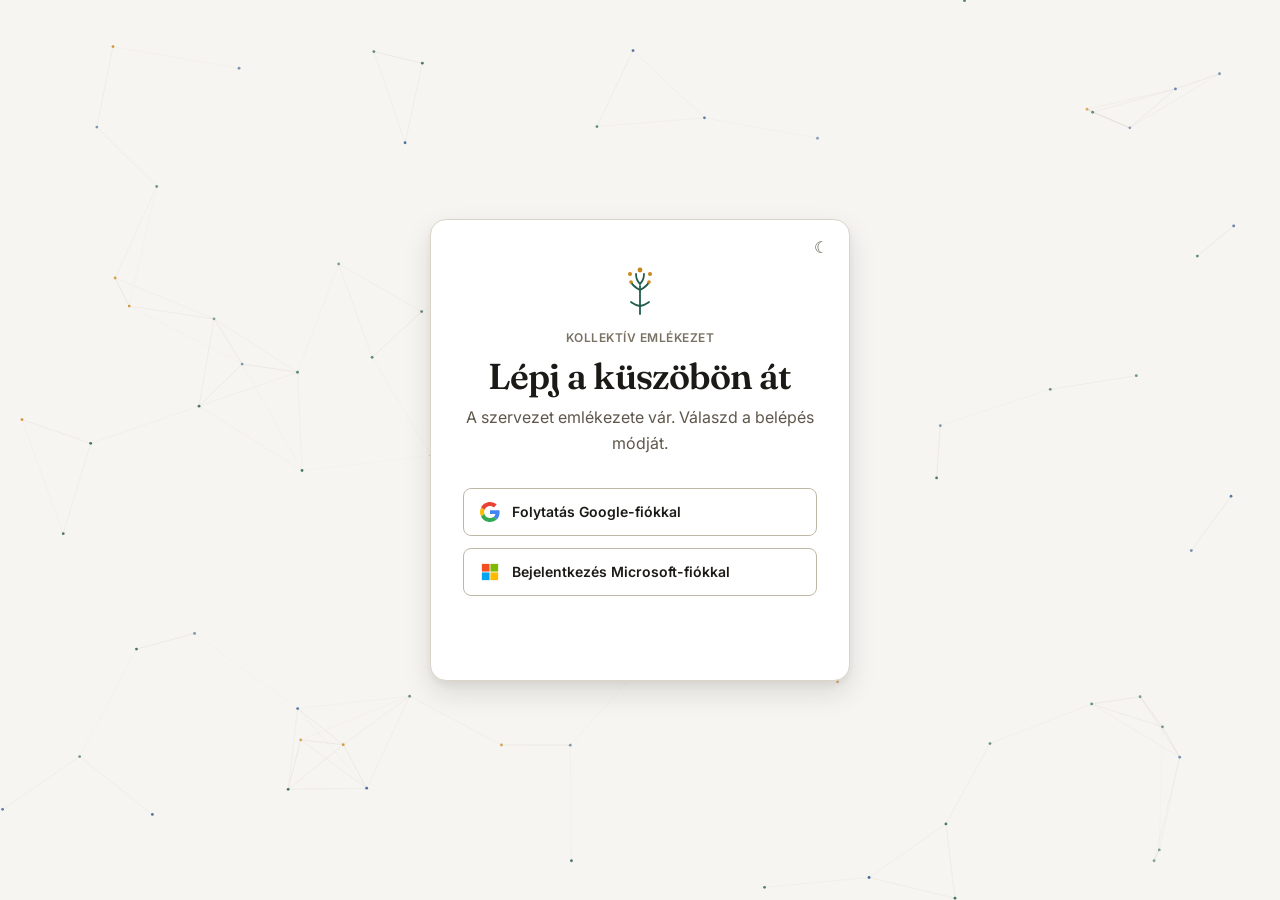
<file: Prototypes/tudasbazis-prototype/index.html>
<!DOCTYPE html>
<html lang="hu">
<head>
  <meta charset="UTF-8">
  <meta name="viewport" content="width=device-width, initial-scale=1.0">
  <title>Táltos — Tudástár · PROTOTÍPUS</title>

  <!-- Téma-bootstrap a CSS betöltése ELŐTT, hogy ne villanjon (FOUC) -->
  <script>
    document.documentElement.dataset.theme =
      localStorage.getItem('tb-theme') ||
      (matchMedia('(prefers-color-scheme: dark)').matches ? 'dark' : 'light');
  </script>

  <link rel="preconnect" href="https://fonts.googleapis.com">
  <link rel="preconnect" href="https://fonts.gstatic.com" crossorigin>
  <!-- Táltos betűkészlet: Fraunces (display) · Inter (törzs/UI) · JetBrains Mono (adat) -->
  <link rel="stylesheet" href="https://fonts.googleapis.com/css2?family=Fraunces:opsz,wght@9..144,400;9..144,500;9..144,600;9..144,700&family=Inter:wght@400;500;600;700&family=JetBrains+Mono:wght@400;500;600&display=swap">

  <link rel="stylesheet" href="tokens.css">
  <link rel="stylesheet" href="styles.css">
  <link rel="stylesheet" href="login/login.css">
  <link rel="stylesheet" href="home/home.css">
</head>
<body>
  <!-- PROTOTÍPUS: eldobható kód. Egyetlen leegyszerűsített HTML+JS+CSS mock a
       tudasbazis-architektura-dontesi-naplo.md specifikáció alapján.
       Minden adat memóriában él (dummy), újratöltéskor visszaáll a seed.
       Design system: Táltos (taltos-design-system.md) — a korábbi Cobalt eldobva. -->

  <div id="app"></div>
  <div id="modal-root"></div>
  <div id="toast-root"></div>

  <!-- Seed: a generátornak a data.js ELŐTT kell betöltődnie -->
  <script src="seedGenerator.js"></script>
  <script src="data.js"></script>

  <!-- Bejelentkező modulok -->
  <script src="login/login.config.js"></script>
  <script src="login/authMachine.js"></script>
  <script src="login/constellation.js"></script>
  <script src="login/loginView.js"></script>

  <!-- Kezdőoldal („Élő Atlasz") modulok — függőségi sorrendben -->
  <script src="home/graphModel.js"></script>
  <script src="home/atlasRenderer.js"></script>
  <script src="home/selectionStore.js"></script>
  <script src="home/atlasMachine.js"></script>
  <script src="home/resultsList.js"></script>
  <script src="home/atlasView.js"></script>

  <script src="app.js"></script>
</body>
</html>
</file>
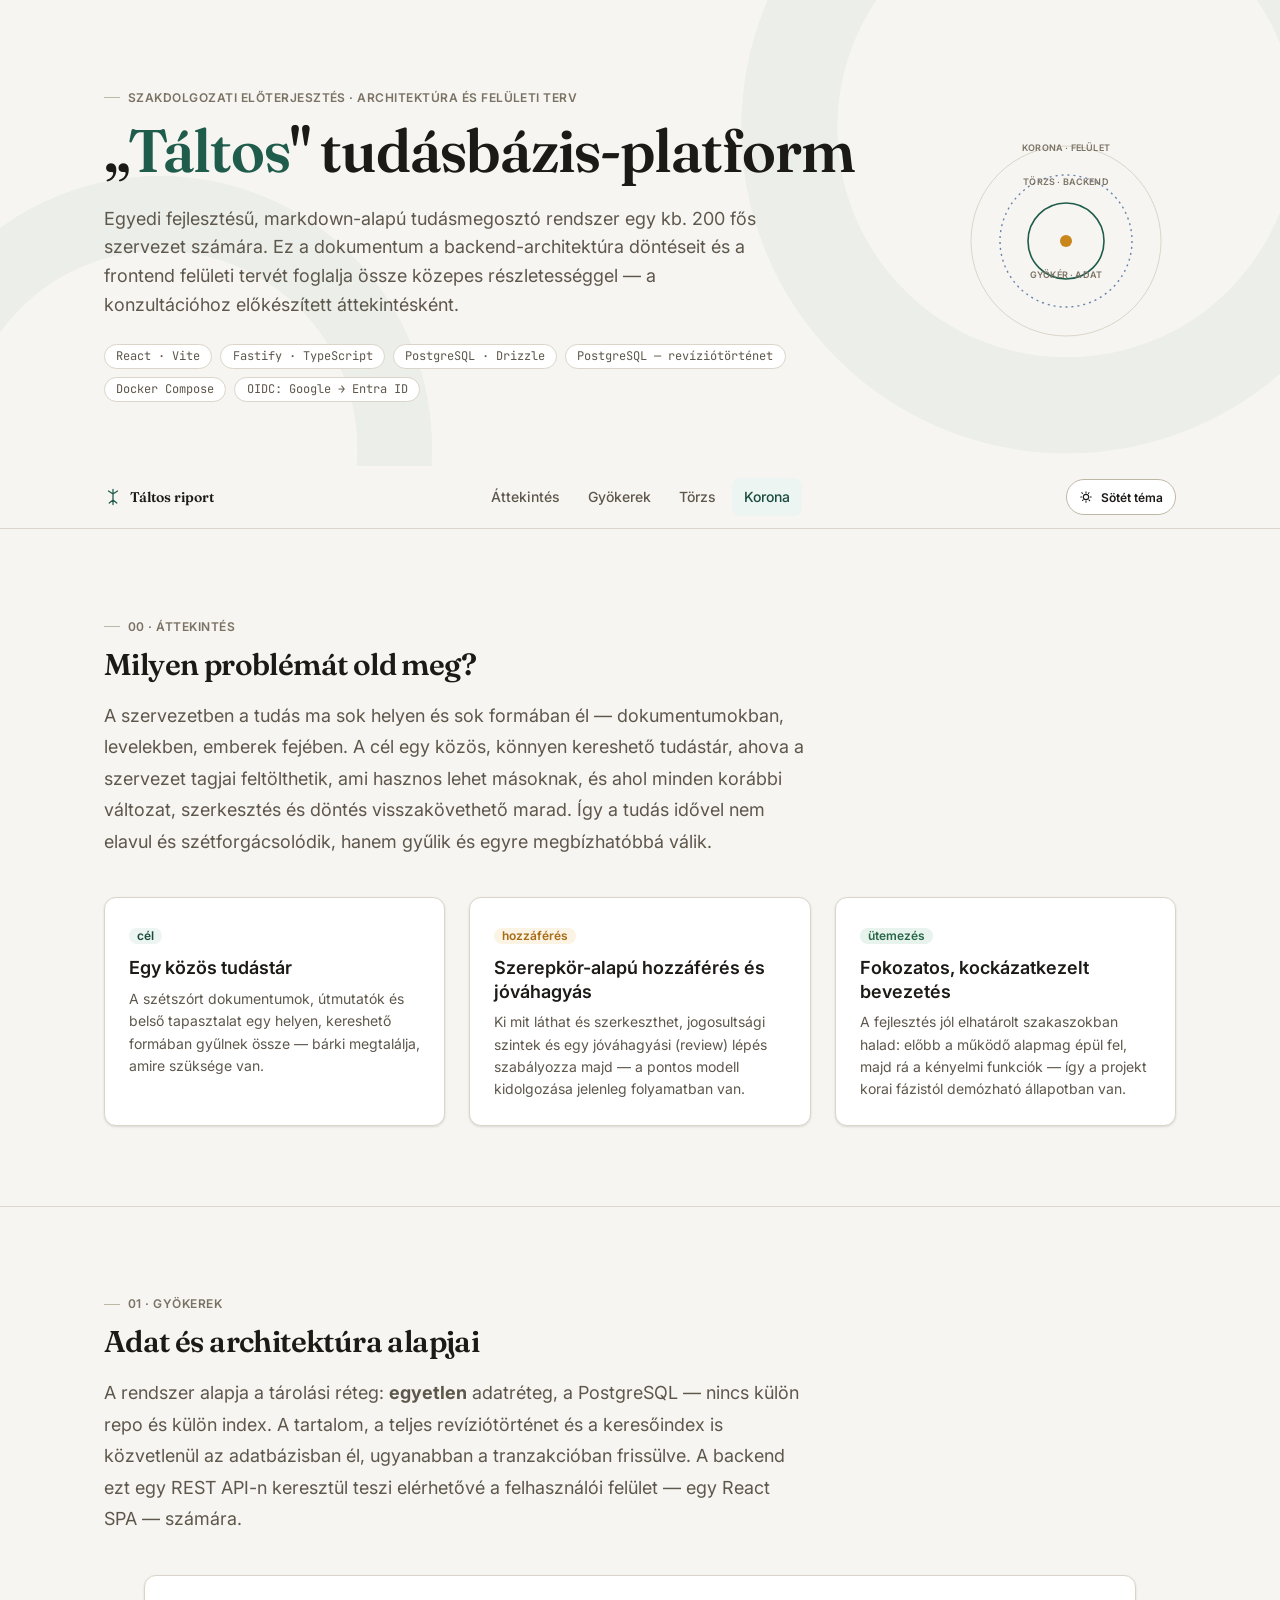
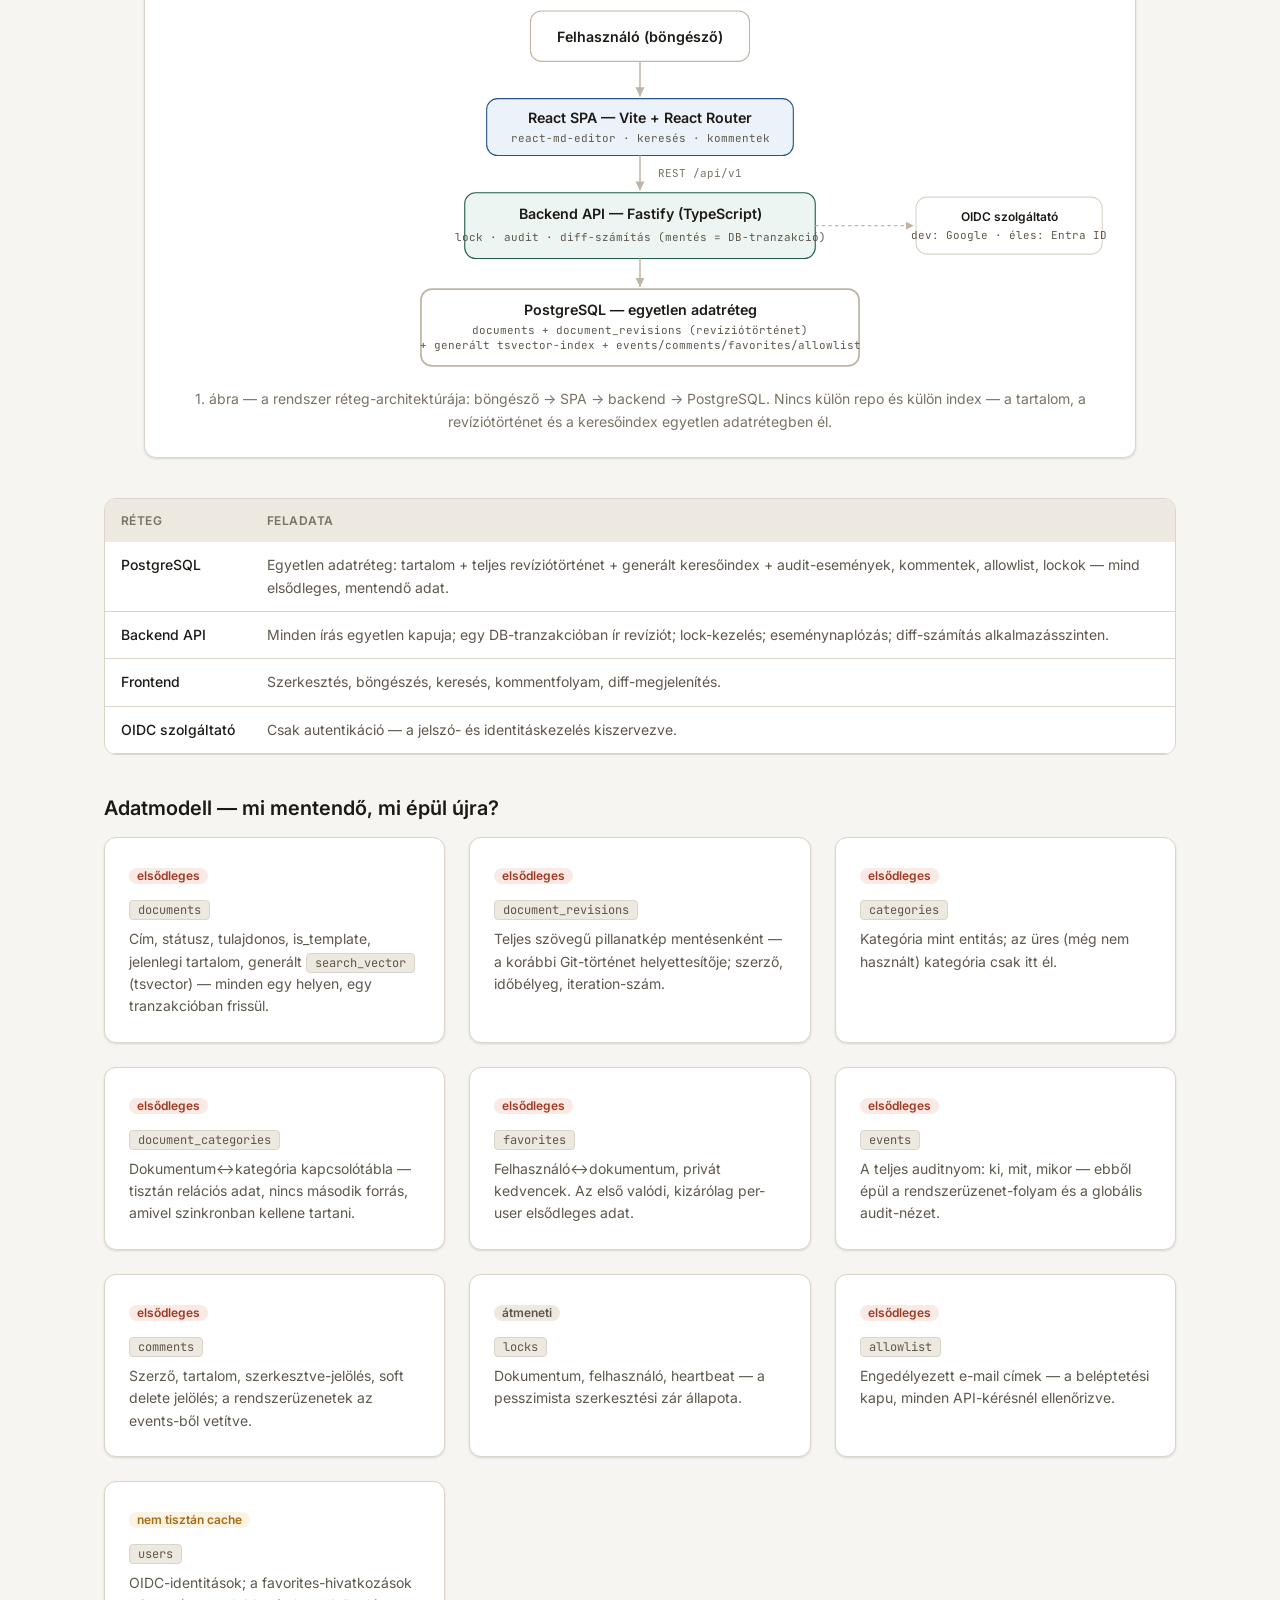
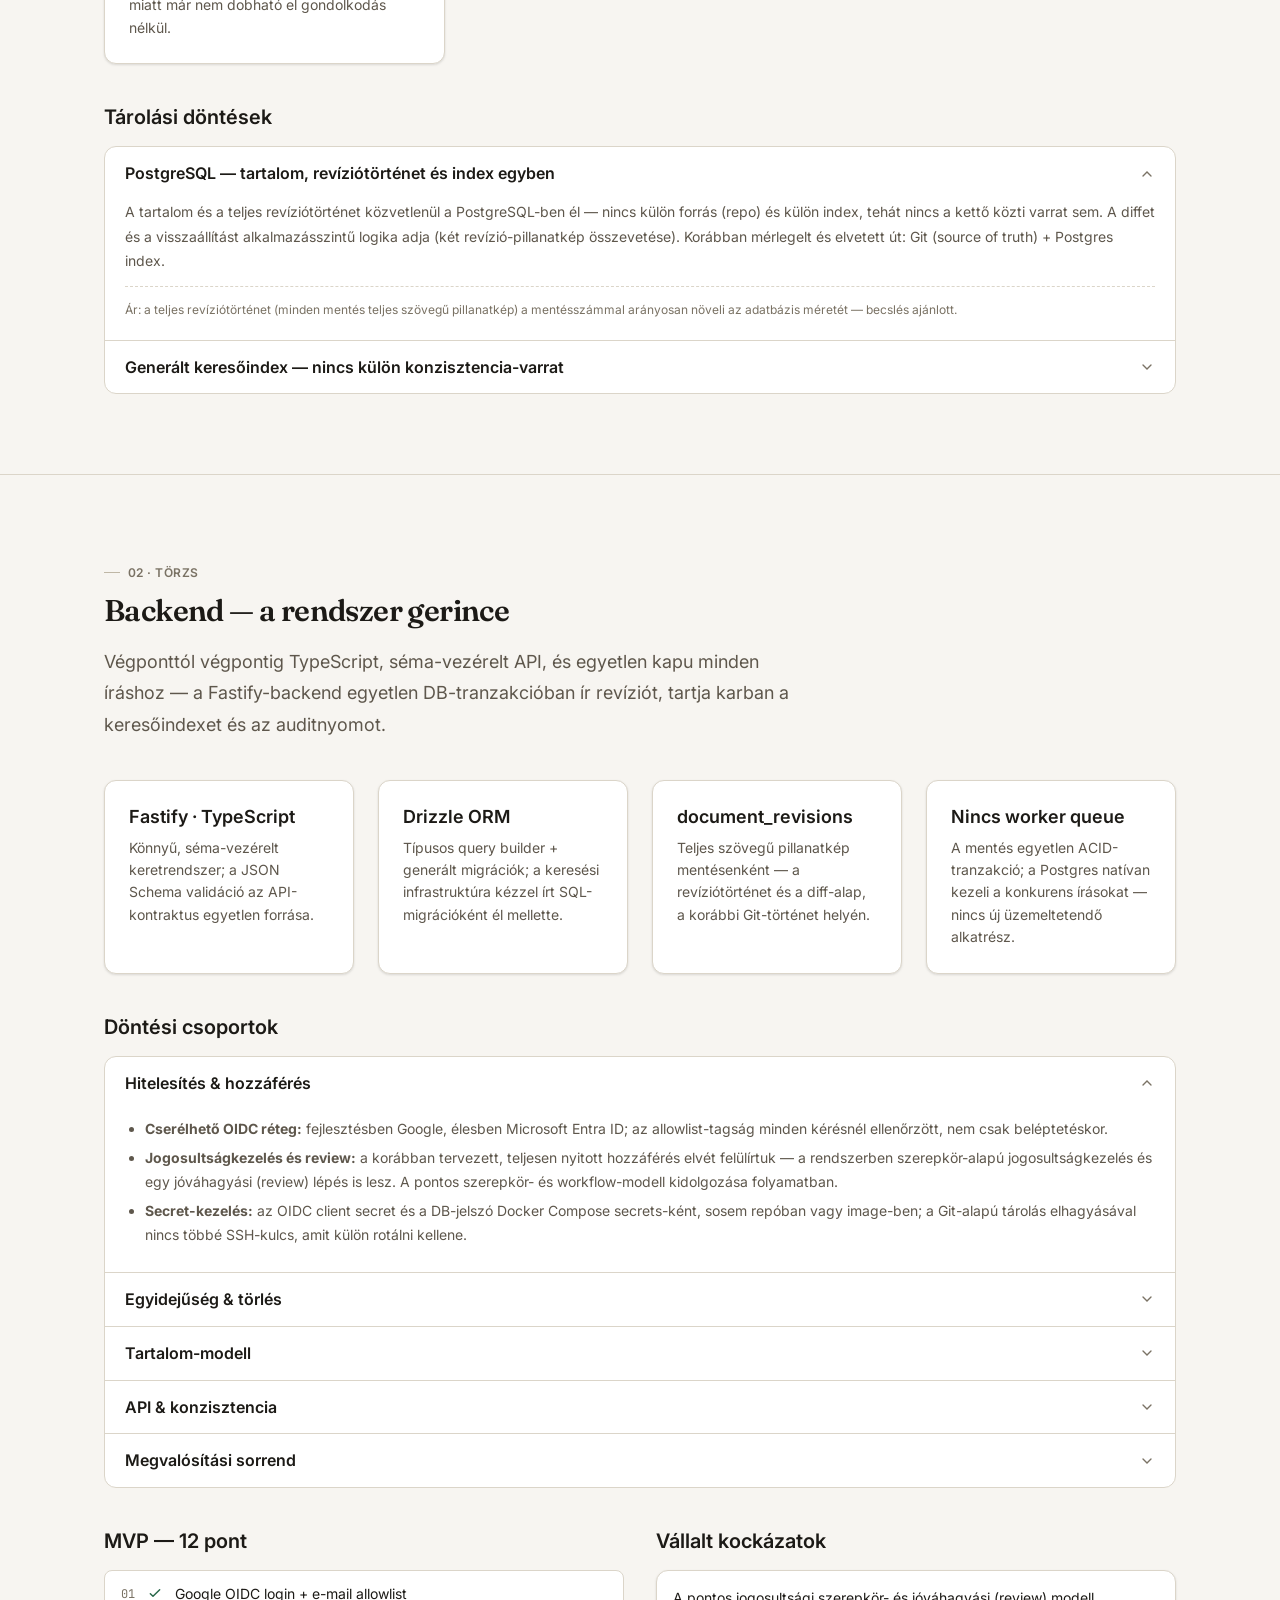
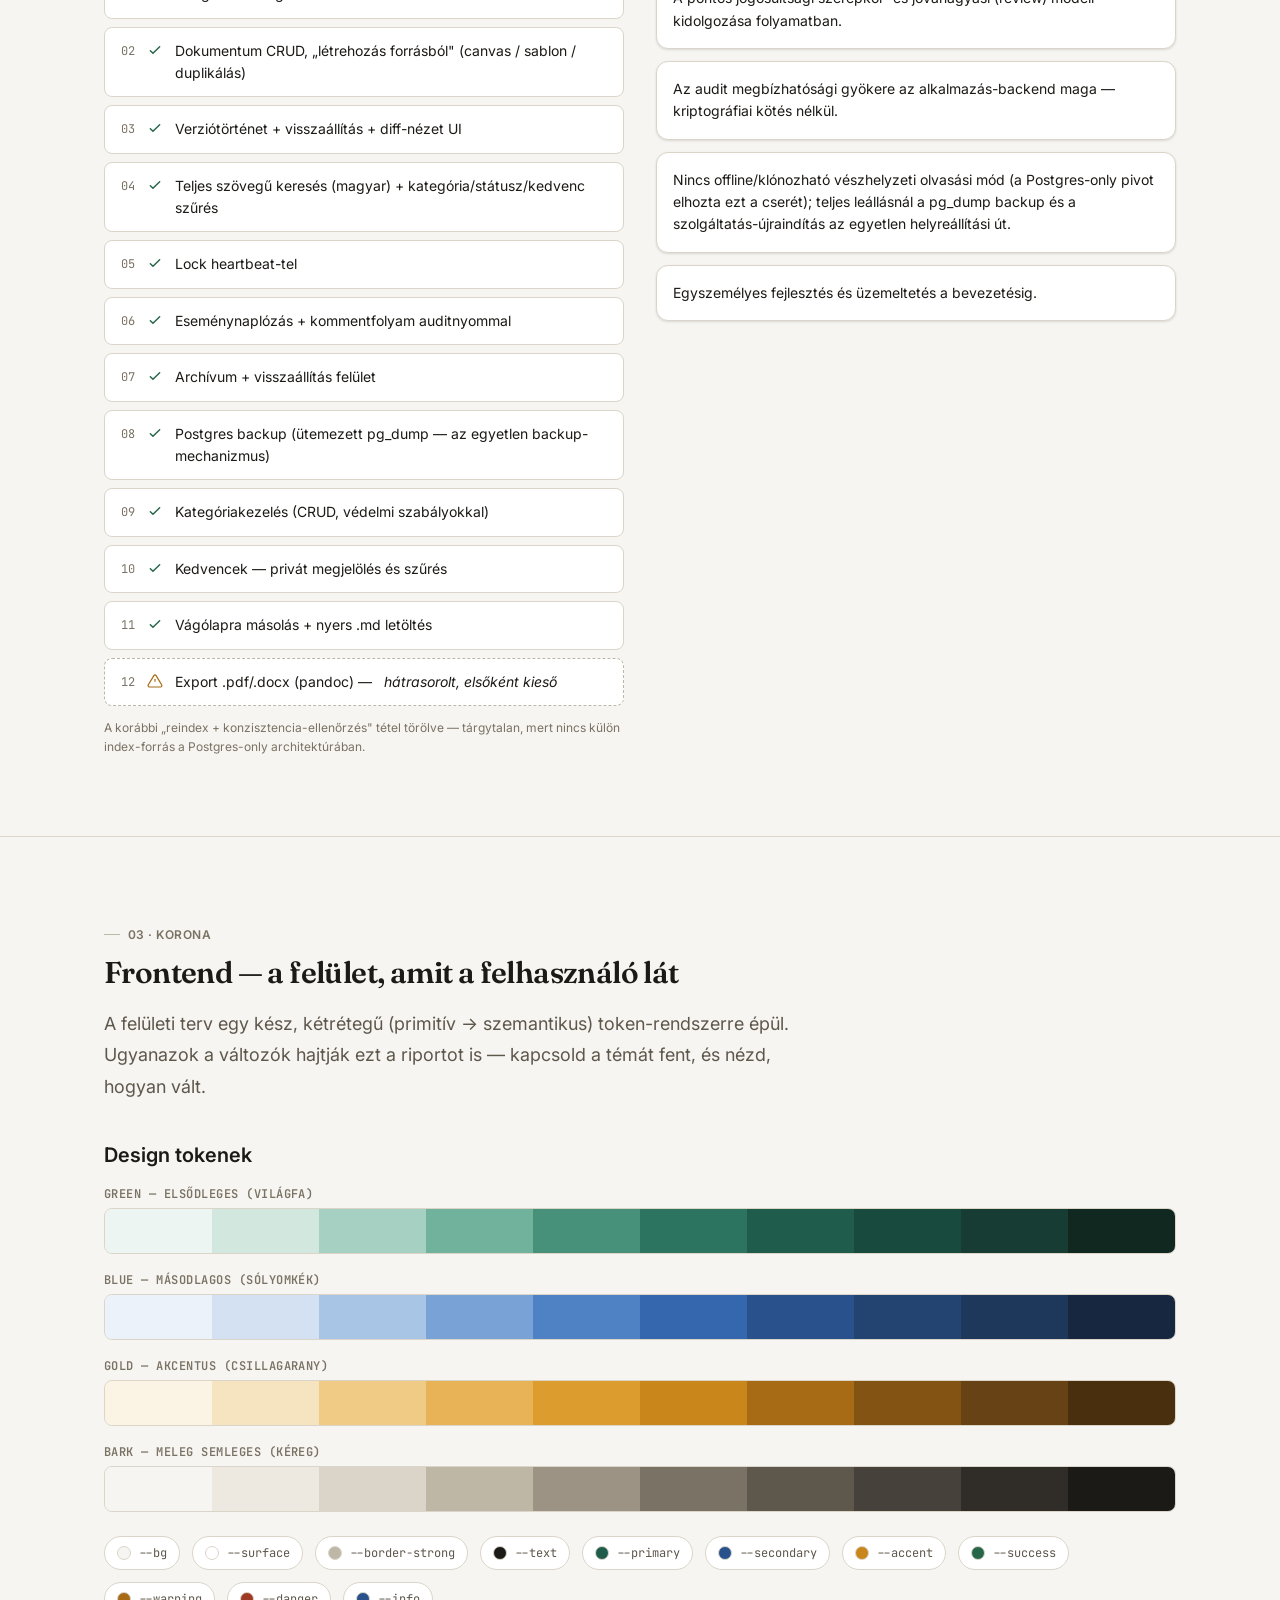
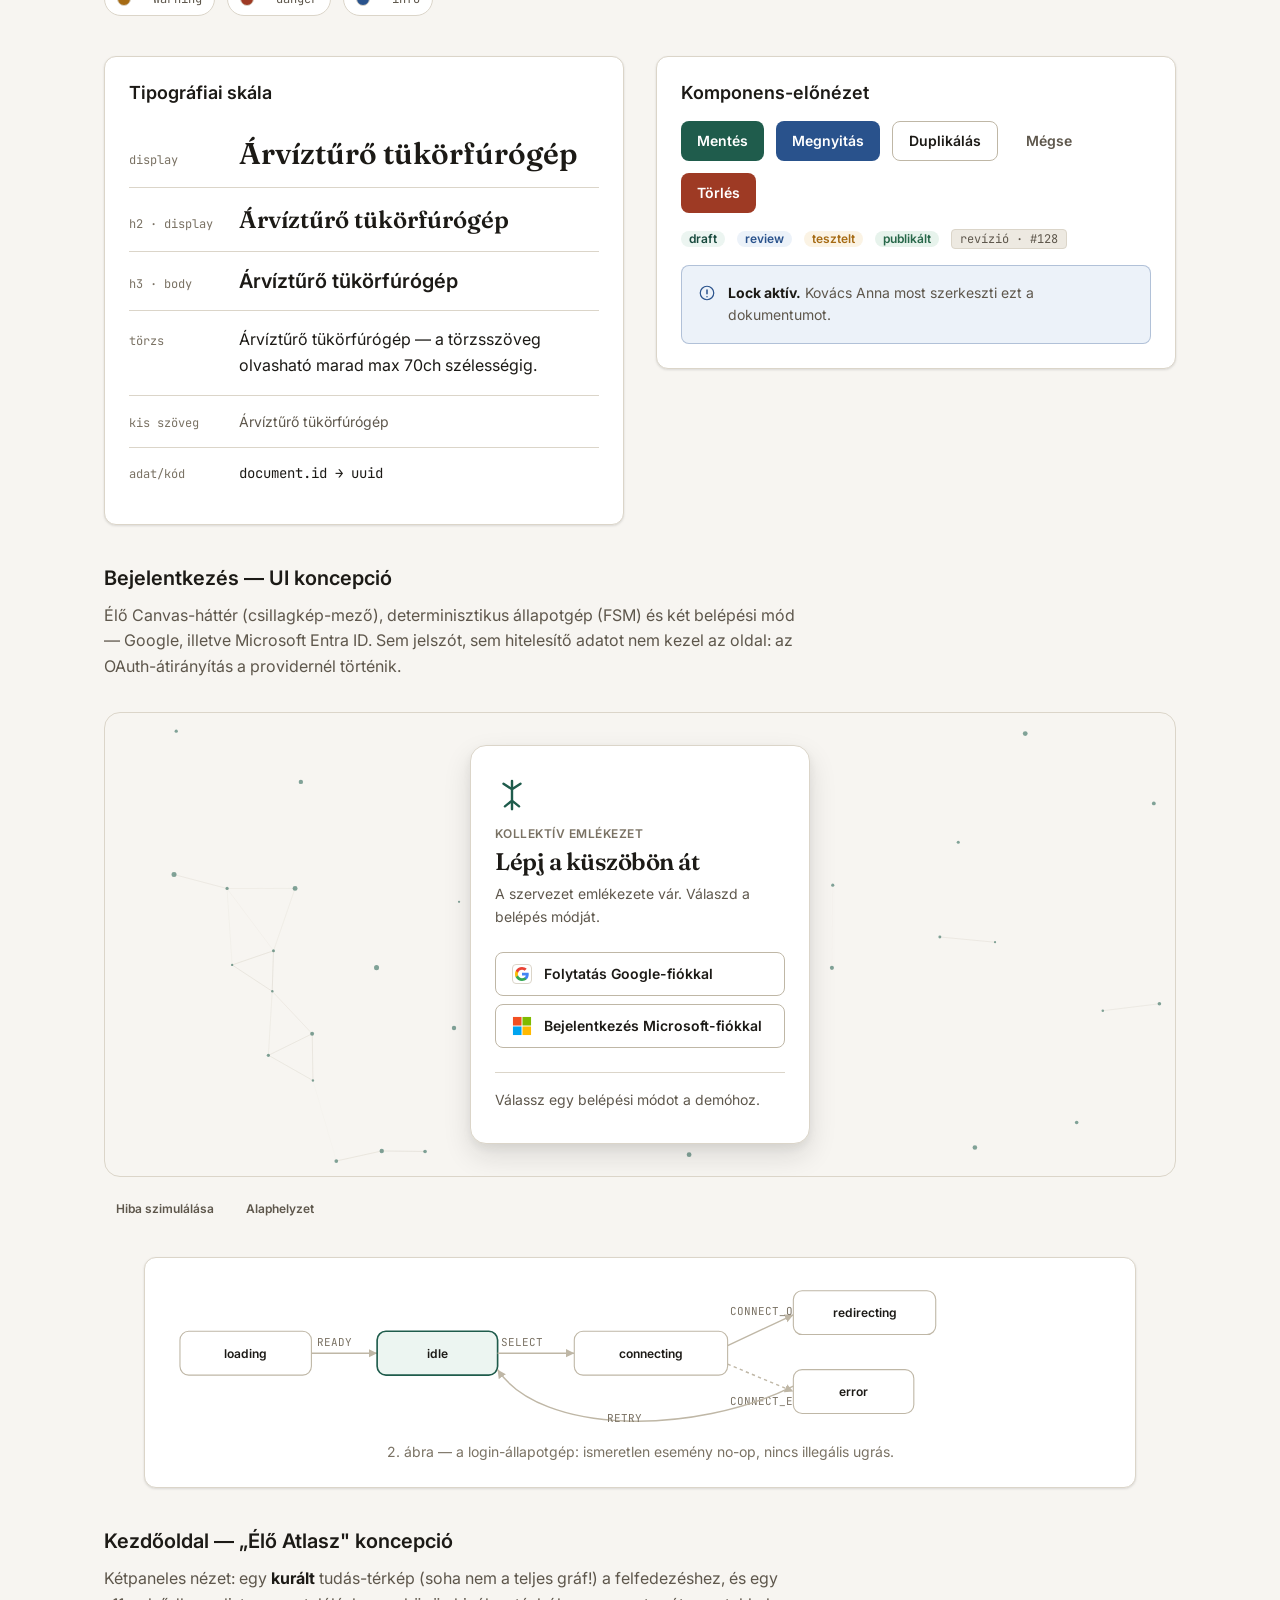
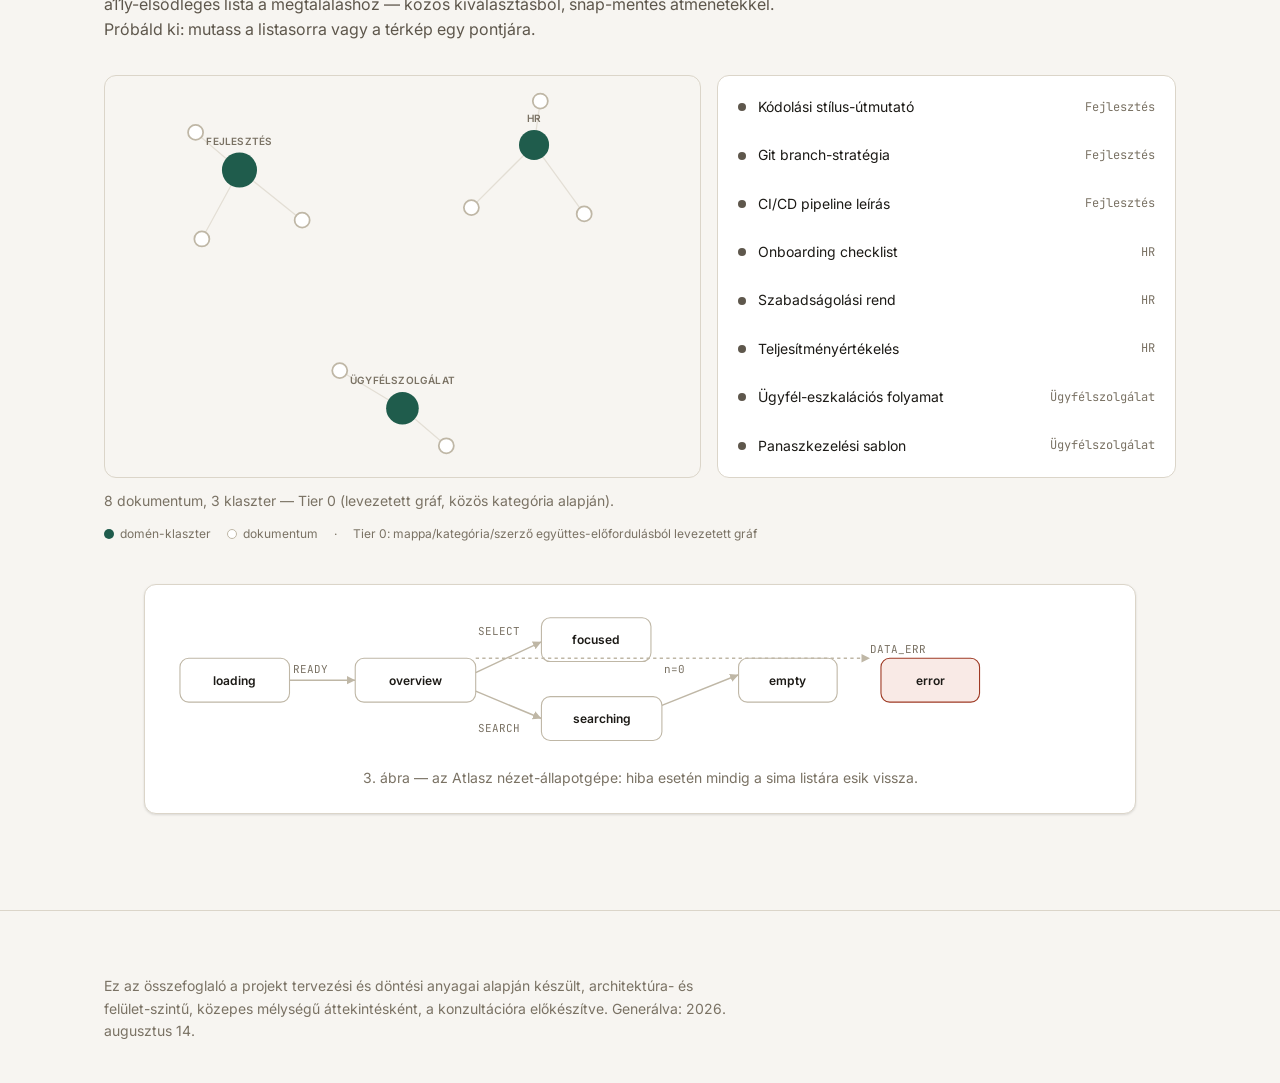
<file: Prototypes/taltos-projekt-overview.html>
<!DOCTYPE html>
<html lang="hu" data-theme="light">
<head>
<meta charset="UTF-8">
<meta name="viewport" content="width=device-width, initial-scale=1.0">
<title>Táltos — tudásbázis-platform · architektúra &amp; felületi terv</title>
<link rel="preconnect" href="https://fonts.googleapis.com">
<link href="https://fonts.googleapis.com/css2?family=Fraunces:opsz,wght@9..144,400;9..144,500;9..144,600;9..144,700&family=Inter:wght@400;500;600;700&family=JetBrains+Mono:wght@400;500;600&display=swap" rel="stylesheet">
<style>
/* =========================================================
   TÁLTOS DESIGN SYSTEM — tokenek (elsődleges és szemantikus)
   ========================================================= */
:root {
  --green-50:#ECF5F1; --green-100:#D2E8DF; --green-200:#A6D0C1; --green-300:#71B29C; --green-400:#479079;
  --green-500:#2C7460; --green-600:#1F5C4C; --green-700:#194A3E; --green-800:#163C33; --green-900:#10281F;
  --blue-50:#ECF2F9; --blue-100:#D3E1F2; --blue-200:#A9C5E6; --blue-300:#79A3D6; --blue-400:#4E82C4;
  --blue-500:#3467AD; --blue-600:#29528C; --blue-700:#234471; --blue-800:#1E385C; --blue-900:#16273F;
  --gold-50:#FBF3E4; --gold-100:#F6E3BF; --gold-200:#EFCB86; --gold-300:#E7B356; --gold-400:#DD9C2E;
  --gold-500:#C9861A; --gold-600:#A66B14; --gold-700:#825313; --gold-800:#674214; --gold-900:#4A2F0F;
  --bark-0:#FFFFFF; --bark-50:#F7F5F1; --bark-100:#EDE9E1; --bark-200:#DBD5C9; --bark-300:#BFB7A6;
  --bark-400:#9C9384; --bark-500:#7A7264; --bark-600:#5E574C; --bark-700:#46413A; --bark-800:#302C27;
  --bark-900:#1C1A16; --bark-950:#12100D;
  --success-500:#2F855A; --success-600:#276749; --success-50:#E7F3EC;
  --warning-500:#C9861A; --warning-600:#A66B14; --warning-50:#FBF3E4;
  --danger-500:#C0492E;  --danger-600:#9E3A24;  --danger-50:#F9EAE6;
  --info-500:#3467AD;    --info-600:#29528C;    --info-50:#ECF2F9;

  --font-display:"Fraunces",Georgia,serif;
  --font-body:"Inter",-apple-system,BlinkMacSystemFont,"Segoe UI",sans-serif;
  --font-mono:"JetBrains Mono","SF Mono",Menlo,monospace;
  --text-xs:.75rem; --text-sm:.875rem; --text-base:1rem; --text-lg:1.125rem; --text-xl:1.25rem;
  --text-2xl:1.5rem; --text-3xl:1.875rem; --text-4xl:2.25rem; --text-5xl:3rem; --text-6xl:3.75rem;
  --leading-tight:1.15; --leading-snug:1.3; --leading-normal:1.6; --leading-relaxed:1.75;
  --tracking-tight:-.02em; --tracking-normal:0; --tracking-wide:.04em; --tracking-wider:.14em;
  --weight-regular:400; --weight-medium:500; --weight-semibold:600; --weight-bold:700;

  --space-0:0; --space-1:.25rem; --space-2:.5rem; --space-3:.75rem; --space-4:1rem; --space-5:1.25rem;
  --space-6:1.5rem; --space-8:2rem; --space-10:2.5rem; --space-12:3rem; --space-16:4rem; --space-20:5rem; --space-24:6rem;

  --radius-none:0; --radius-sm:4px; --radius-md:8px; --radius-lg:12px; --radius-xl:16px; --radius-2xl:24px; --radius-full:9999px;

  --z-base:0; --z-raised:10; --z-sticky:100; --z-overlay:1000; --z-modal:1100; --z-toast:1200;

  --ease-grow:cubic-bezier(.22,1,.36,1); --ease-standard:cubic-bezier(.4,0,.2,1);
  --ease-enter:cubic-bezier(0,0,.2,1); --ease-exit:cubic-bezier(.4,0,1,1);
  --duration-fast:150ms; --duration-base:250ms; --duration-slow:400ms; --duration-slower:600ms;

  --content-max:1120px; --sidebar-w:264px; --read-width:70ch;

  --bg:var(--bark-50); --bg-contour:rgba(31,92,76,.05);
  --surface:var(--bark-0); --surface-raised:var(--bark-0); --surface-sunken:var(--bark-100); --surface-inverse:var(--green-900);
  --border:var(--bark-200); --border-strong:var(--bark-300); --border-focus:var(--blue-500);
  --text:var(--bark-900); --text-muted:var(--bark-600); --text-subtle:var(--bark-500); --text-inverse:var(--bark-0); --text-on-accent:var(--bark-950);
  --primary:var(--green-600); --primary-hover:var(--green-700); --primary-active:var(--green-800); --primary-soft:var(--green-50); --primary-soft-text:var(--green-700); --on-primary:#FFFFFF;
  --secondary:var(--blue-600); --secondary-hover:var(--blue-700); --secondary-soft:var(--blue-50); --on-secondary:#FFFFFF;
  --accent:var(--gold-500); --accent-hover:var(--gold-600); --accent-soft:var(--gold-50);
  --success:var(--success-600); --success-bg:var(--success-50);
  --warning:var(--warning-600); --warning-bg:var(--warning-50);
  --danger:var(--danger-600);   --danger-bg:var(--danger-50);
  --info:var(--info-600);       --info-bg:var(--info-50);
  --focus-ring:0 0 0 3px rgba(52,103,173,.35);
  --shadow-xs:0 1px 2px rgba(28,26,22,.06);
  --shadow-sm:0 1px 3px rgba(28,26,22,.08),0 1px 2px rgba(28,26,22,.05);
  --shadow-md:0 4px 10px rgba(28,26,22,.08),0 2px 4px rgba(28,26,22,.05);
  --shadow-lg:0 12px 28px rgba(28,26,22,.12),0 4px 8px rgba(28,26,22,.06);
  --shadow-xl:0 24px 48px rgba(28,26,22,.16);
}
[data-theme="dark"] {
  --bg:var(--bark-950); --bg-contour:rgba(113,178,156,.06);
  --surface:#1C1A16; --surface-raised:#24211C; --surface-sunken:#16140F; --surface-inverse:var(--green-50);
  --border:#34302A; --border-strong:#47423A; --border-focus:var(--blue-300);
  --text:#F2EEE6; --text-muted:#B4AC9C; --text-subtle:#8A8272; --text-inverse:var(--bark-900); --text-on-accent:var(--bark-950);
  --primary:var(--green-300); --primary-hover:var(--green-200); --primary-active:var(--green-100); --primary-soft:rgba(44,116,96,.18); --primary-soft-text:var(--green-200); --on-primary:var(--green-900);
  --secondary:var(--blue-300); --secondary-hover:var(--blue-200); --secondary-soft:rgba(52,103,173,.18); --on-secondary:var(--blue-900);
  --accent:var(--gold-300); --accent-hover:var(--gold-200); --accent-soft:rgba(201,134,26,.16);
  --success:#6EC28E; --success-bg:rgba(47,133,90,.16);
  --warning:var(--gold-300); --warning-bg:rgba(201,134,26,.16);
  --danger:#E28468; --danger-bg:rgba(192,73,46,.18);
  --info:var(--blue-300); --info-bg:rgba(52,103,173,.16);
  --focus-ring:0 0 0 3px rgba(121,163,214,.45);
  --shadow-xs:0 1px 2px rgba(0,0,0,.4);
  --shadow-sm:0 1px 3px rgba(0,0,0,.45),0 1px 2px rgba(0,0,0,.35);
  --shadow-md:0 4px 12px rgba(0,0,0,.5);
  --shadow-lg:0 14px 32px rgba(0,0,0,.55);
  --shadow-xl:0 24px 50px rgba(0,0,0,.6);
}

/* ========================= RESET ========================= */
*,*::before,*::after{box-sizing:border-box;}
html{scroll-behavior:smooth;}
body{margin:0;background:var(--bg);color:var(--text);font-family:var(--font-body);font-size:var(--text-base);line-height:var(--leading-normal);transition:background var(--duration-slow) var(--ease-standard),color var(--duration-slow) var(--ease-standard);}
ul,ol{margin:0;padding:0;}
li{list-style:none;}
img,svg{display:block;max-width:100%;}
a{color:inherit;}
button{font-family:inherit;}
h1,h2,h3,h4,p{margin:0;}
:focus-visible{outline:none;box-shadow:var(--focus-ring);border-radius:var(--radius-sm);}

@media (prefers-reduced-motion:reduce){
  *{animation-duration:.001ms !important;animation-iteration-count:1 !important;transition-duration:.001ms !important;scroll-behavior:auto !important;}
}

/* ========================= LAYOUT UTIL ========================= */
.container{max-width:var(--content-max);margin-inline:auto;padding-inline:var(--space-6);}
.section{padding-block:var(--space-20);border-top:1px solid var(--border);}
.section:first-of-type{border-top:none;}
.section-head{max-width:var(--read-width);margin-bottom:var(--space-10);}
.eyebrow{display:inline-flex;align-items:center;gap:var(--space-2);font:var(--weight-semibold) var(--text-xs)/1 var(--font-body);text-transform:uppercase;letter-spacing:var(--tracking-wide);color:var(--text-subtle);margin-bottom:var(--space-3);}
.eyebrow::before{content:"";width:16px;height:1px;background:var(--border-strong);}
.section-head h2{font:var(--weight-semibold) var(--text-3xl)/var(--leading-snug) var(--font-display);color:var(--text);letter-spacing:var(--tracking-tight);margin-bottom:var(--space-4);}
.section-head .lead{color:var(--text-muted);font-size:var(--text-lg);line-height:var(--leading-relaxed);}
.lead-narrow{max-width:var(--read-width);color:var(--text-muted);font-size:var(--text-base);margin-bottom:var(--space-8);}

.grid{display:grid;gap:var(--space-6);}
.grid-2{grid-template-columns:repeat(2,1fr);}
.grid-3{grid-template-columns:repeat(3,1fr);}
.grid-4{grid-template-columns:repeat(4,1fr);}
@media (max-width:900px){.grid-2,.grid-3,.grid-4{grid-template-columns:1fr;}}

.card{background:var(--surface);border:1px solid var(--border);border-radius:var(--radius-lg);box-shadow:var(--shadow-sm);padding:var(--space-6);}
.card h3{font:var(--weight-semibold) var(--text-lg)/var(--leading-snug) var(--font-body);color:var(--text);margin-bottom:var(--space-2);}
.card p{color:var(--text-muted);font-size:var(--text-sm);}
.card .card-badge{margin-bottom:var(--space-3);}

.badge{display:inline-flex;align-items:center;gap:var(--space-1);font:var(--weight-semibold) var(--text-xs)/1 var(--font-body);padding:2px var(--space-2);border-radius:var(--radius-full);}
.badge--neutral{background:var(--surface-sunken);color:var(--text-muted);}
.badge--primary{background:var(--primary-soft);color:var(--primary-soft-text);}
.badge--success{background:var(--success-bg);color:var(--success);}
.badge--warning{background:var(--warning-bg);color:var(--warning);}
.badge--danger{background:var(--danger-bg);color:var(--danger);}
.badge--info{background:var(--info-bg);color:var(--info);}

.tag{display:inline-flex;font:var(--text-xs)/1 var(--font-mono);padding:3px var(--space-2);border-radius:var(--radius-sm);background:var(--surface-sunken);color:var(--text-muted);border:1px solid var(--border);}

.chip{display:inline-flex;align-items:center;font:var(--text-xs)/1 var(--font-mono);padding:.35rem .7rem;border:1px solid var(--border);border-radius:var(--radius-full);color:var(--text-muted);background:var(--surface);}
.chiprow{display:flex;flex-wrap:wrap;gap:var(--space-2);}

.btn{display:inline-flex;align-items:center;justify-content:center;gap:var(--space-2);height:40px;padding:0 var(--space-4);border-radius:var(--radius-md);font:var(--weight-semibold) var(--text-sm)/1 var(--font-body);border:none;cursor:pointer;transition:background var(--duration-fast) var(--ease-standard),transform var(--duration-fast) var(--ease-standard),opacity var(--duration-fast) var(--ease-standard);}
.btn--sm{height:32px;padding:0 var(--space-3);font-size:var(--text-xs);}
.btn--primary{background:var(--primary);color:var(--on-primary);}
.btn--primary:hover{background:var(--primary-hover);}
.btn--secondary{background:var(--secondary);color:var(--on-secondary);}
.btn--secondary:hover{background:var(--secondary-hover);}
.btn--outline{background:transparent;color:var(--text);border:1px solid var(--border-strong);}
.btn--outline:hover{background:var(--surface-sunken);}
.btn--ghost{background:transparent;color:var(--text-muted);}
.btn--ghost:hover{background:var(--surface-sunken);}
.btn--danger{background:var(--danger);color:#fff;}
.btn:disabled{opacity:.45;cursor:not-allowed;}

.alert{display:flex;gap:var(--space-3);padding:var(--space-4);border-radius:var(--radius-md);align-items:flex-start;}
.alert--info{background:var(--info-bg);border:1px solid color-mix(in srgb, var(--info) 30%, transparent);}
.alert--danger{background:var(--danger-bg);border:1px solid color-mix(in srgb, var(--danger) 30%, transparent);}
.alert svg{flex-shrink:0;margin-top:2px;}
.alert strong{color:var(--text);}
.alert p{margin:0;color:var(--text-muted);font-size:var(--text-sm);}

table{width:100%;border-collapse:collapse;font-size:var(--text-sm);}
thead th{background:var(--surface-sunken);text-transform:uppercase;font-size:var(--text-xs);letter-spacing:var(--tracking-wide);color:var(--text-subtle);text-align:left;padding:var(--space-3) var(--space-4);font-weight:var(--weight-semibold);}
tbody td{padding:var(--space-3) var(--space-4);border-bottom:1px solid var(--border);color:var(--text-muted);vertical-align:top;}
tbody td:first-child{color:var(--text);font-weight:var(--weight-medium);white-space:nowrap;}
tbody tr:hover td{background:var(--surface-sunken);}
.table-wrap{border:1px solid var(--border);border-radius:var(--radius-lg);overflow:hidden;background:var(--surface);}

.diagram{background:var(--surface);border:1px solid var(--border);border-radius:var(--radius-lg);padding:var(--space-6);box-shadow:var(--shadow-sm);}
.diagram figcaption{margin-top:var(--space-4);color:var(--text-subtle);font-size:var(--text-sm);text-align:center;}

.acc{border:1px solid var(--border);border-radius:var(--radius-lg);background:var(--surface);overflow:hidden;}
.acc-item{border-bottom:1px solid var(--border);}
.acc-item:last-child{border-bottom:none;}
.acc-item summary{list-style:none;cursor:pointer;display:flex;align-items:center;justify-content:space-between;gap:var(--space-4);padding:var(--space-4) var(--space-5);font:var(--weight-semibold) var(--text-base)/1.3 var(--font-body);color:var(--text);}
.acc-item summary::-webkit-details-marker{display:none;}
.acc-item summary .chev{transition:transform var(--duration-base) var(--ease-standard);color:var(--text-subtle);flex-shrink:0;}
.acc-item[open] summary .chev{transform:rotate(180deg);}
.acc-item summary .meta{font:var(--text-xs) var(--font-mono);color:var(--text-subtle);font-weight:var(--weight-regular);}
.acc-body{padding:0 var(--space-5) var(--space-5);color:var(--text-muted);font-size:var(--text-sm);line-height:var(--leading-relaxed);}
.acc-body ul{margin-top:var(--space-2);padding-left:var(--space-5);}
.acc-body li{list-style:disc;margin-bottom:var(--space-1);}
.acc-body .price{margin-top:var(--space-3);padding-top:var(--space-3);border-top:1px dashed var(--border);color:var(--text-subtle);font-size:var(--text-xs);}
.acc-body .price strong{color:var(--warning);}

.checklist{display:flex;flex-direction:column;gap:var(--space-2);}
.checklist li{display:flex;align-items:flex-start;gap:var(--space-3);padding:var(--space-3) var(--space-4);background:var(--surface);border:1px solid var(--border);border-radius:var(--radius-md);font-size:var(--text-sm);color:var(--text);}
.checklist li .num{font-family:var(--font-mono);font-size:var(--text-xs);color:var(--text-subtle);flex-shrink:0;margin-top:2px;}
.checklist li svg{flex-shrink:0;color:var(--success);margin-top:2px;}
.checklist li.deferred{border-style:dashed;border-color:var(--border-strong);}
.checklist li.deferred svg{color:var(--warning);}

.stage{background:var(--surface-sunken);border:1px dashed var(--border-strong);border-radius:var(--radius-lg);padding:var(--space-6);}
.stage-label{display:flex;align-items:center;gap:var(--space-2);font:var(--weight-semibold) var(--text-xs)/1 var(--font-body);text-transform:uppercase;letter-spacing:var(--tracking-wide);color:var(--text-subtle);margin-bottom:var(--space-4);}
.stage-label svg{color:var(--accent);}

/* ========================= HEADER / HERO ========================= */
.hero{position:relative;padding:var(--space-20) 0 var(--space-16);overflow:hidden;}
.hero__contours{position:absolute;inset:0;z-index:0;opacity:1;pointer-events:none;}
.hero .container{position:relative;z-index:1;display:flex;align-items:center;gap:var(--space-12);}
.hero__text{flex:1;min-width:0;}
.hero__text h1{font:var(--weight-semibold) clamp(2.25rem,4vw + 1rem,3.75rem)/var(--leading-tight) var(--font-display);letter-spacing:var(--tracking-tight);color:var(--text);margin-bottom:var(--space-5);}
.hero__text h1 em{font-style:normal;color:var(--primary);}
.hero__graphic{flex-shrink:0;width:220px;}
@media (max-width:900px){.hero .container{flex-direction:column;}.hero__graphic{width:180px;}}

/* ========================= SUBNAV ========================= */
.subnav{position:sticky;top:0;z-index:100;background:color-mix(in srgb, var(--bg) 86%, transparent);backdrop-filter:blur(10px);border-bottom:1px solid var(--border);}
.subnav .container{display:flex;align-items:center;justify-content:space-between;gap:var(--space-4);padding-block:var(--space-3);}
.subnav__brand{display:flex;align-items:center;gap:var(--space-2);font:var(--weight-semibold) var(--text-sm)/1 var(--font-display);color:var(--text);flex-shrink:0;}
.subnav__brand svg{color:var(--primary);}
.subnav__links{display:flex;gap:var(--space-1);overflow-x:auto;scrollbar-width:none;}
.subnav__links::-webkit-scrollbar{display:none;}
.subnav__links a{white-space:nowrap;padding:var(--space-2) var(--space-3);border-radius:var(--radius-md);font-size:var(--text-sm);font-weight:var(--weight-medium);color:var(--text-muted);text-decoration:none;transition:background var(--duration-fast) var(--ease-standard),color var(--duration-fast) var(--ease-standard);}
.subnav__links a:hover{background:var(--surface-sunken);color:var(--text);}
.subnav__links a.active{background:var(--primary-soft);color:var(--primary-soft-text);}
.theme-toggle{flex-shrink:0;display:inline-flex;align-items:center;gap:var(--space-2);height:36px;padding:0 var(--space-3);border-radius:var(--radius-full);border:1px solid var(--border-strong);background:var(--surface);color:var(--text);font-size:var(--text-xs);font-weight:var(--weight-semibold);cursor:pointer;}
.theme-toggle:hover{background:var(--surface-sunken);}
.theme-toggle svg{width:14px;height:14px;}

/* ========================= COLOR / TYPE PREVIEW ========================= */
.ramp-row{display:flex;flex-direction:column;gap:var(--space-2);margin-bottom:var(--space-5);}
.ramp-row .ramp-label{font:var(--weight-semibold) var(--text-xs)/1 var(--font-mono);text-transform:uppercase;letter-spacing:var(--tracking-wide);color:var(--text-subtle);}
.ramp{display:flex;border-radius:var(--radius-md);overflow:hidden;border:1px solid var(--border);}
.ramp span{flex:1;height:44px;position:relative;cursor:default;}
.ramp span:hover::after{content:attr(data-hex);position:absolute;bottom:100%;left:50%;transform:translateX(-50%);background:var(--surface-inverse);color:var(--text-inverse);font:var(--text-xs) var(--font-mono);padding:2px 6px;border-radius:var(--radius-sm);margin-bottom:4px;white-space:nowrap;}

.semantic-chips{display:flex;flex-wrap:wrap;gap:var(--space-3);}
.semantic-chips .schip{display:flex;align-items:center;gap:var(--space-2);font:var(--text-xs) var(--font-mono);color:var(--text-muted);padding:var(--space-2) var(--space-3);border:1px solid var(--border);border-radius:var(--radius-full);background:var(--surface);}
.schip .dot{width:14px;height:14px;border-radius:var(--radius-full);border:1px solid var(--border);flex-shrink:0;}

.type-scale{display:flex;flex-direction:column;}
.type-row{display:flex;align-items:baseline;gap:var(--space-5);padding:var(--space-4) 0;border-bottom:1px solid var(--border);}
.type-row:last-child{border-bottom:none;}
.type-row .role-label{width:90px;flex-shrink:0;font:var(--text-xs) var(--font-mono);color:var(--text-subtle);}
.type-row .sample{color:var(--text);}

.component-row{display:flex;flex-wrap:wrap;gap:var(--space-3);align-items:center;}

/* ========================= LOGIN MOCKUP ========================= */
.login-demo{position:relative;border-radius:var(--radius-xl);overflow:hidden;background:var(--bg);min-height:440px;display:grid;place-items:center;padding:var(--space-8);border:1px solid var(--border);}
.login-demo__field{position:absolute;inset:0;width:100%;height:100%;}
.login-demo__card{position:relative;z-index:1;width:100%;max-width:340px;background:var(--surface);border:1px solid var(--border);border-radius:var(--radius-xl);box-shadow:var(--shadow-lg);padding:var(--space-8) var(--space-6);transition:opacity var(--duration-slow) var(--ease-standard),transform var(--duration-slow) var(--ease-standard);}
.login-demo__mark{color:var(--primary);margin-bottom:var(--space-4);}
.login-demo__eyebrow{font:var(--weight-semibold) var(--text-xs)/1 var(--font-body);text-transform:uppercase;letter-spacing:var(--tracking-wide);color:var(--text-subtle);margin-bottom:var(--space-2);}
.login-demo__title{font:var(--weight-semibold) var(--text-2xl)/var(--leading-tight) var(--font-display);color:var(--text);margin-bottom:var(--space-2);letter-spacing:var(--tracking-tight);}
.login-demo__lead{color:var(--text-muted);font-size:var(--text-sm);margin-bottom:var(--space-6);}
.login-demo__provider{width:100%;height:44px;justify-content:flex-start;gap:var(--space-3);margin-bottom:var(--space-2);}
.login-demo__logo{width:20px;height:20px;border-radius:4px;display:flex;align-items:center;justify-content:center;flex-shrink:0;}
.login-demo__logo svg{width:100%;height:100%;}
.login-demo__logo--g{background:#fff;border:1px solid var(--border);}
.login-demo__logo--g svg{width:14px;height:14px;}
.login-demo__logo--m{background:transparent;}
.login-demo__status{min-height:var(--space-8);margin-top:var(--space-4);padding-top:var(--space-4);border-top:1px solid var(--border);font-size:var(--text-sm);color:var(--text-muted);display:flex;align-items:center;gap:var(--space-2);}
.login-demo__status .spin{width:14px;height:14px;border:2px solid var(--border-strong);border-top-color:var(--primary);border-radius:50%;animation:spin .8s linear infinite;flex-shrink:0;}
@keyframes spin{to{transform:rotate(360deg);}}
.login-demo__status .ok{color:var(--success);}
.login-demo__status .err{color:var(--danger);}
.login-demo__card.is-connecting .login-demo__provider:not(.is-active){opacity:.5;}
.login-demo__card.is-redirecting{opacity:0;transform:translateY(-14px);}
.login-demo__card.is-error{animation:shake .35s var(--ease-standard);}
@keyframes shake{20%{transform:translateX(-4px);}40%{transform:translateX(4px);}60%{transform:translateX(-3px);}80%{transform:translateX(3px);}100%{transform:translateX(0);}}

.demo-controls{display:flex;flex-wrap:wrap;gap:var(--space-2);margin-top:var(--space-4);}

/* ========================= FSM DIAGRAM ========================= */
.fsm{width:100%;height:auto;}
.fsm rect.state{fill:var(--surface);stroke:var(--border-strong);stroke-width:1;transition:fill var(--duration-base) var(--ease-standard),stroke var(--duration-base) var(--ease-standard);}
.fsm rect.state.is-active{fill:var(--primary-soft);stroke:var(--primary);stroke-width:1.5;}
.fsm rect.state.is-error{fill:var(--danger-bg);stroke:var(--danger);}
.fsm text.state-label{fill:var(--text);font:600 11px var(--font-body);}
.fsm text.edge-label{fill:var(--text-subtle);font:10px var(--font-mono);}
.fsm path.edge{fill:none;stroke:var(--border-strong);stroke-width:1.3;marker-end:url(#arrow);}
.fsm path.edge.dashed{stroke-dasharray:3 3;}

/* ========================= ATLAS MOCKUP ========================= */
.atlas-demo{display:grid;grid-template-columns:1.3fr 1fr;gap:var(--space-4);min-height:380px;}
.atlas-demo__map{position:relative;background:var(--bg);border:1px solid var(--border);border-radius:var(--radius-lg);overflow:hidden;}
.atlas-demo__map svg{position:absolute;inset:0;width:100%;height:100%;}
.atlas-demo__list{background:var(--surface);border:1px solid var(--border);border-radius:var(--radius-lg);padding:var(--space-2);overflow:auto;display:flex;flex-direction:column;gap:2px;}
.atlas-row{display:flex;align-items:center;gap:var(--space-3);padding:var(--space-3);border-radius:var(--radius-md);cursor:pointer;transition:background var(--duration-fast) var(--ease-standard);font-size:var(--text-sm);}
.atlas-row .dot{width:8px;height:8px;border-radius:50%;flex-shrink:0;background:var(--text-muted);}
.atlas-row .title{color:var(--text);}
.atlas-row .sub{color:var(--text-subtle);font-size:var(--text-xs);margin-left:auto;font-family:var(--font-mono);flex-shrink:0;}
.atlas-row:hover,.atlas-row.is-hover{background:var(--surface-sunken);}
.atlas-row.is-selected{background:var(--primary-soft);}
.node{fill:var(--surface);stroke:var(--border-strong);stroke-width:1.4;cursor:pointer;transition:stroke var(--duration-fast) var(--ease-standard);}
.node.is-domain{fill:var(--primary);stroke:none;}
.node.is-hover,.node.is-selected{stroke:var(--primary);stroke-width:2;}
.node-halo{fill:var(--primary-soft);opacity:0;transition:opacity var(--duration-fast) var(--ease-standard);}
.node-halo.show{opacity:1;}
.edge-line{stroke:var(--border);stroke-width:1;opacity:.7;}
.node-label{fill:var(--text-subtle);font:600 8px var(--font-body);text-transform:uppercase;letter-spacing:.02em;}
.atlas-status{margin-top:var(--space-3);font-size:var(--text-sm);color:var(--text-subtle);min-height:1.4em;}

/* ========================= FOOTER ========================= */
footer{padding:var(--space-16) 0 var(--space-10);border-top:1px solid var(--border);}
footer h4{font:var(--weight-semibold) var(--text-sm)/1 var(--font-body);color:var(--text-subtle);text-transform:uppercase;letter-spacing:var(--tracking-wide);margin-bottom:var(--space-3);}
footer p.note{color:var(--text-subtle);font-size:var(--text-sm);margin-top:var(--space-8);max-width:var(--read-width);}

/* ========================= MISC ========================= */
.two-col{display:grid;grid-template-columns:1fr 1fr;gap:var(--space-8);align-items:start;}
@media (max-width:900px){.two-col{grid-template-columns:1fr;}}
.legend{display:flex;flex-wrap:wrap;gap:var(--space-4);font-size:var(--text-xs);color:var(--text-subtle);margin-top:var(--space-3);}
.legend span{display:inline-flex;align-items:center;gap:6px;}
.legend .sw{width:10px;height:10px;border-radius:50%;}
</style>
</head>
<body>

<!-- ===================== HERO ===================== -->
<header class="hero">
  <svg class="hero__contours" viewBox="0 0 1200 500" preserveAspectRatio="xMidYMid slice" aria-hidden="true">
    <circle cx="1000" cy="120" r="260" fill="none" stroke="var(--bg-contour)" stroke-width="90"/>
    <circle cx="150" cy="420" r="220" fill="none" stroke="var(--bg-contour)" stroke-width="70"/>
  </svg>
  <div class="container">
    <div class="hero__text">
      <p class="eyebrow">Szakdolgozati előterjesztés · architektúra és felületi terv</p>
      <h1>„<em>Táltos</em>" tudásbázis&#8209;platform</h1>
      <p class="lead" style="font-size:var(--text-lg);color:var(--text-muted);max-width:62ch;">
        Egyedi fejlesztésű, markdown-alapú tudásmegosztó rendszer egy kb. 200 fős szervezet számára.
        Ez a dokumentum a backend-architektúra döntéseit és a frontend felületi tervét foglalja össze
        közepes részletességgel — a konzultációhoz előkészített áttekintésként.
      </p>
      <div class="chiprow" style="margin-top:var(--space-6);">
        <span class="chip">React · Vite</span>
        <span class="chip">Fastify · TypeScript</span>
        <span class="chip">PostgreSQL · Drizzle</span>
        <span class="chip">PostgreSQL — revíziótörténet</span>
        <span class="chip">Docker Compose</span>
        <span class="chip">OIDC: Google → Entra ID</span>
      </div>
    </div>
    <div class="hero__graphic" aria-hidden="true">
      <svg viewBox="0 0 220 220" width="100%">
        <circle cx="110" cy="110" r="95" fill="none" stroke="var(--border)" stroke-width="1"/>
        <circle cx="110" cy="110" r="66" fill="none" stroke="var(--secondary)" stroke-width="1.4" stroke-dasharray="2 4" opacity=".7"/>
        <circle cx="110" cy="110" r="38" fill="none" stroke="var(--primary)" stroke-width="1.6"/>
        <circle cx="110" cy="110" r="6" fill="var(--accent)"/>
        <text x="110" y="20" text-anchor="middle" class="node-label" style="font-size:9px;">korona · felület</text>
        <text x="110" y="54" text-anchor="middle" class="node-label" style="font-size:9px;">törzs · backend</text>
        <text x="110" y="108" text-anchor="middle" class="node-label" style="font-size:8px;fill:var(--text-inverse);opacity:.01;">·</text>
        <text x="110" y="147" text-anchor="middle" class="node-label" style="font-size:9px;">gyökér · adat</text>
      </svg>
    </div>
  </div>
</header>

<!-- ===================== SUBNAV ===================== -->
<nav class="subnav" id="subnav" aria-label="Riport szekciói">
  <div class="container">
    <div class="subnav__brand">
      <svg width="18" height="18" viewBox="0 0 24 24" fill="none" aria-hidden="true"><path d="M12 2v20M12 8l-6-4M12 8l6-4M12 16l-5 4M12 16l5 4" stroke="currentColor" stroke-width="1.7" stroke-linecap="round"/></svg>
      Táltos&nbsp;riport
    </div>
    <div class="subnav__links" id="subnavLinks">
      <a href="#attekintes" data-target="attekintes">Áttekintés</a>
      <a href="#gyokerek" data-target="gyokerek">Gyökerek</a>
      <a href="#torzs" data-target="torzs">Törzs</a>
      <a href="#korona" data-target="korona">Korona</a>
    </div>
    <button class="theme-toggle" id="themeToggle" type="button" aria-label="Téma váltása">
      <svg id="themeIcon" viewBox="0 0 24 24" fill="none"><path d="M12 3v2m0 14v2m9-9h-2M5 12H3m15.4 6.4-1.4-1.4M6 6 4.6 4.6m12.8 0L16 6M6 18l1.4-1.4" stroke="currentColor" stroke-width="1.8" stroke-linecap="round"/><circle cx="12" cy="12" r="4.5" stroke="currentColor" stroke-width="1.8"/></svg>
      <span id="themeLabel">Sötét téma</span>
    </button>
  </div>
</nav>

<main>

<!-- ===================== 00 ÁTTEKINTÉS ===================== -->
<section class="section" id="attekintes">
  <div class="container">
    <div class="section-head">
      <p class="eyebrow">00 · Áttekintés</p>
      <h2>Milyen problémát old meg?</h2>
      <p class="lead">
        A szervezetben a tudás ma sok helyen és sok formában él — dokumentumokban, levelekben,
        emberek fejében. A cél egy közös, könnyen kereshető tudástár, ahova a szervezet tagjai feltölthetik, ami
        hasznos lehet másoknak, és ahol minden korábbi változat, szerkesztés és döntés visszakövethető
        marad. Így a tudás idővel nem elavul és szétforgácsolódik, hanem gyűlik és egyre megbízhatóbbá válik.
      </p>
    </div>
    <div class="grid grid-3">
      <div class="card">
        <span class="card-badge badge badge--primary">cél</span>
        <h3>Egy közös tudástár</h3>
        <p>A szétszórt dokumentumok, útmutatók és belső tapasztalat egy helyen, kereshető formában
        gyűlnek össze — bárki megtalálja, amire szüksége van.</p>
      </div>
      <div class="card">
        <span class="card-badge badge badge--warning">hozzáférés</span>
        <h3>Szerepkör-alapú hozzáférés és jóváhagyás</h3>
        <p>Ki mit láthat és szerkeszthet, jogosultsági szintek és egy jóváhagyási (review) lépés
        szabályozza majd — a pontos modell kidolgozása jelenleg folyamatban van.</p>
      </div>
      <div class="card">
        <span class="card-badge badge badge--success">ütemezés</span>
        <h3>Fokozatos, kockázatkezelt bevezetés</h3>
        <p>A fejlesztés jól elhatárolt szakaszokban halad: előbb a működő alapmag épül fel, majd rá
        a kényelmi funkciók — így a projekt korai fázistól demózható állapotban van.</p>
      </div>
    </div>
  </div>
</section>

<!-- ===================== 01 GYÖKEREK ===================== -->
<section class="section" id="gyokerek">
  <div class="container">
    <div class="section-head">
      <p class="eyebrow">01 · Gyökerek</p>
      <h2>Adat és architektúra alapjai</h2>
      <p class="lead">
        A rendszer alapja a tárolási réteg: <strong>egyetlen</strong> adatréteg, a PostgreSQL — nincs külön repo és külön index.
        A tartalom, a teljes revíziótörténet és a keresőindex is közvetlenül az adatbázisban él, ugyanabban a tranzakcióban frissülve.
        A backend ezt egy REST API-n keresztül teszi elérhetővé a felhasználói felület — egy React SPA — számára.
      </p>
    </div>

    <figure class="diagram" style="margin-bottom:var(--space-10);">
      <svg viewBox="0 0 860 340" width="100%" role="img" aria-label="Architektúra-diagram">
        <defs>
          <marker id="arrowG" markerWidth="8" markerHeight="8" refX="6" refY="3" orient="auto">
            <path d="M0,0 L6,3 L0,6 Z" fill="var(--border-strong)"/>
          </marker>
        </defs>
        <!-- Böngésző -->
        <rect x="330" y="10" width="200" height="46" rx="10" fill="var(--surface)" stroke="var(--border-strong)"/>
        <text x="430" y="38" text-anchor="middle" style="fill:var(--text);font:600 13px var(--font-body);">Felhasználó (böngésző)</text>
        <path d="M430,56 L430,88" stroke="var(--border-strong)" stroke-width="1.4" marker-end="url(#arrowG)"/>

        <!-- React SPA -->
        <rect x="290" y="90" width="280" height="52" rx="10" fill="var(--secondary-soft)" stroke="var(--secondary)"/>
        <text x="430" y="112" text-anchor="middle" style="fill:var(--text);font:600 13px var(--font-body);">React SPA — Vite + React Router</text>
        <text x="430" y="130" text-anchor="middle" style="fill:var(--text-muted);font:10px var(--font-mono);">react-md-editor · keresés · kommentek</text>
        <path d="M430,142 L430,174" stroke="var(--border-strong)" stroke-width="1.4" marker-end="url(#arrowG)"/>
        <text x="446" y="162" style="fill:var(--text-subtle);font:10px var(--font-mono);">REST /api/v1</text>

        <!-- Backend -->
        <rect x="270" y="176" width="320" height="60" rx="10" fill="var(--primary-soft)" stroke="var(--primary)"/>
        <text x="430" y="200" text-anchor="middle" style="fill:var(--text);font:600 13px var(--font-body);">Backend API — Fastify (TypeScript)</text>
        <text x="430" y="220" text-anchor="middle" style="fill:var(--text-muted);font:10px var(--font-mono);">lock · audit · diff-számítás (mentés = DB-tranzakció)</text>

        <!-- Postgres: egyetlen adatréteg -->
        <path d="M430,236 L430,262" stroke="var(--border-strong)" stroke-width="1.4" marker-end="url(#arrowG)"/>
        <rect x="230" y="264" width="400" height="70" rx="10" fill="var(--surface)" stroke="var(--border-strong)" stroke-width="1.6"/>
        <text x="430" y="288" text-anchor="middle" style="fill:var(--text);font:600 13px var(--font-body);">PostgreSQL — egyetlen adatréteg</text>
        <text x="430" y="305" text-anchor="middle" style="fill:var(--text-muted);font:10px var(--font-mono);">documents + document_revisions (revíziótörténet)</text>
        <text x="430" y="319" text-anchor="middle" style="fill:var(--text-muted);font:10px var(--font-mono);">+ generált tsvector-index + events/comments/favorites/allowlist</text>

        <!-- OIDC -->
        <path d="M590,206 L680,206" stroke="var(--border-strong)" stroke-width="1.2" stroke-dasharray="3 3" marker-end="url(#arrowG)"/>
        <rect x="682" y="180" width="170" height="52" rx="10" fill="var(--surface)" stroke="var(--border)"/>
        <text x="767" y="202" text-anchor="middle" style="fill:var(--text);font:600 11px var(--font-body);">OIDC szolgáltató</text>
        <text x="767" y="218" text-anchor="middle" style="fill:var(--text-muted);font:10px var(--font-mono);">dev: Google · éles: Entra ID</text>
      </svg>
      <figcaption>1. ábra — a rendszer réteg-architektúrája: böngésző → SPA → backend → PostgreSQL. Nincs külön repo és külön index — a tartalom, a revíziótörténet és a keresőindex egyetlen adatrétegben él.</figcaption>
    </figure>

    <div class="table-wrap" style="margin-bottom:var(--space-10);">
      <table>
        <thead><tr><th>Réteg</th><th>Feladata</th></tr></thead>
        <tbody>
          <tr><td>PostgreSQL</td><td>Egyetlen adatréteg: tartalom + teljes revíziótörténet + generált keresőindex + audit-események, kommentek, allowlist, lockok — mind elsődleges, mentendő adat.</td></tr>
          <tr><td>Backend API</td><td>Minden írás egyetlen kapuja; egy DB-tranzakcióban ír revíziót; lock-kezelés; eseménynaplózás; diff-számítás alkalmazásszinten.</td></tr>
          <tr><td>Frontend</td><td>Szerkesztés, böngészés, keresés, kommentfolyam, diff-megjelenítés.</td></tr>
          <tr><td>OIDC szolgáltató</td><td>Csak autentikáció — a jelszó- és identitáskezelés kiszervezve.</td></tr>
        </tbody>
      </table>
    </div>

    <h3 style="font:var(--weight-semibold) var(--text-xl)/1.3 var(--font-body);margin-bottom:var(--space-4);">Adatmodell — mi mentendő, mi épül újra?</h3>
    <div class="grid grid-3" style="margin-bottom:var(--space-10);">
      <div class="card"><span class="card-badge badge badge--danger">elsődleges</span><h3><span class="tag">documents</span></h3><p>Cím, státusz, tulajdonos, is_template, jelenlegi tartalom, generált <span class="tag">search_vector</span> (tsvector) — minden egy helyen, egy tranzakcióban frissül.</p></div>
      <div class="card"><span class="card-badge badge badge--danger">elsődleges</span><h3><span class="tag">document_revisions</span></h3><p>Teljes szövegű pillanatkép mentésenként — a korábbi Git-történet helyettesítője; szerző, időbélyeg, iteration-szám.</p></div>
      <div class="card"><span class="card-badge badge badge--danger">elsődleges</span><h3><span class="tag">categories</span></h3><p>Kategória mint entitás; az üres (még nem használt) kategória csak itt él.</p></div>
      <div class="card"><span class="card-badge badge badge--danger">elsődleges</span><h3><span class="tag">document_categories</span></h3><p>Dokumentum↔kategória kapcsolótábla — tisztán relációs adat, nincs második forrás, amivel szinkronban kellene tartani.</p></div>
      <div class="card"><span class="card-badge badge badge--danger">elsődleges</span><h3><span class="tag">favorites</span></h3><p>Felhasználó↔dokumentum, privát kedvencek. Az első valódi, kizárólag per-user elsődleges adat.</p></div>
      <div class="card"><span class="card-badge badge badge--danger">elsődleges</span><h3><span class="tag">events</span></h3><p>A teljes auditnyom: ki, mit, mikor — ebből épül a rendszerüzenet-folyam és a globális audit-nézet.</p></div>
      <div class="card"><span class="card-badge badge badge--danger">elsődleges</span><h3><span class="tag">comments</span></h3><p>Szerző, tartalom, szerkesztve-jelölés, soft delete jelölés; a rendszerüzenetek az events-ből vetítve.</p></div>
      <div class="card"><span class="card-badge badge badge--neutral">átmeneti</span><h3><span class="tag">locks</span></h3><p>Dokumentum, felhasználó, heartbeat — a pesszimista szerkesztési zár állapota.</p></div>
      <div class="card"><span class="card-badge badge badge--danger">elsődleges</span><h3><span class="tag">allowlist</span></h3><p>Engedélyezett e-mail címek — a beléptetési kapu, minden API-kérésnél ellenőrizve.</p></div>
      <div class="card"><span class="card-badge badge badge--warning">nem tisztán cache</span><h3><span class="tag">users</span></h3><p>OIDC-identitások; a favorites-hivatkozások miatt már nem dobható el gondolkodás nélkül.</p></div>
    </div>

    <h3 style="font:var(--weight-semibold) var(--text-xl)/1.3 var(--font-body);margin-bottom:var(--space-4);">Tárolási döntések</h3>
    <div class="acc">
      <details class="acc-item" open>
        <summary>PostgreSQL — tartalom, revíziótörténet és index egyben<svg class="chev" width="16" height="16" viewBox="0 0 24 24" fill="none"><path d="M6 9l6 6 6-6" stroke="currentColor" stroke-width="2" stroke-linecap="round"/></svg></summary>
        <div class="acc-body">
          A tartalom és a teljes revíziótörténet közvetlenül a PostgreSQL-ben él — nincs külön forrás
          (repo) és külön index, tehát nincs a kettő közti varrat sem. A diffet és a visszaállítást
          alkalmazásszintű logika adja (két revízió-pillanatkép összevetése). Korábban mérlegelt és
          elvetett út: Git (source of truth) + Postgres index.
          <div class="price">Ár: a teljes revíziótörténet (minden mentés teljes szövegű pillanatkép) a mentésszámmal arányosan növeli az adatbázis méretét — becslés ajánlott.</div>
        </div>
      </details>
      <details class="acc-item">
        <summary>Generált keresőindex — nincs külön konzisztencia-varrat<svg class="chev" width="16" height="16" viewBox="0 0 24 24" fill="none"><path d="M6 9l6 6 6-6" stroke="currentColor" stroke-width="2" stroke-linecap="round"/></svg></summary>
        <div class="acc-body">
          A <span class="tag">search_vector</span> (tsvector, magyar konfiguráció) generált oszlopként
          (<span class="tag">GENERATED ALWAYS AS … STORED</span>) él, a tartalommal egy tranzakcióban
          frissül — nincs mit reindex-elni, nincs mit konzisztencia-ellenőrizni. Minden adat (a tartalom
          is) elsődleges, kötelező pg_dump-pal mentve.
          <ul>
            <li>Ütemezett napi pg_dump, külön tárolóra, dokumentált visszaállítási eljárással.</li>
            <li>Mivel a pg_dump immár az egyetlen backup-mechanizmus, WAL-archiválás / point-in-time recovery mérlegelendő élesben.</li>
          </ul>
        </div>
      </details>
    </div>
  </div>
</section>

<!-- ===================== 02 TÖRZS ===================== -->
<section class="section" id="torzs">
  <div class="container">
    <div class="section-head">
      <p class="eyebrow">02 · Törzs</p>
      <h2>Backend — a rendszer gerince</h2>
      <p class="lead">
        Végponttól végpontig TypeScript, séma-vezérelt API, és egyetlen kapu minden íráshoz —
        a Fastify-backend egyetlen DB-tranzakcióban ír revíziót, tartja karban a keresőindexet és az auditnyomot.
      </p>
    </div>

    <div class="grid grid-4" style="margin-bottom:var(--space-10);">
      <div class="card"><h3>Fastify · TypeScript</h3><p>Könnyű, séma-vezérelt keretrendszer; a JSON Schema validáció az API-kontraktus egyetlen forrása.</p></div>
      <div class="card"><h3>Drizzle ORM</h3><p>Típusos query builder + generált migrációk; a keresési infrastruktúra kézzel írt SQL-migrációként él mellette.</p></div>
      <div class="card"><h3>document_revisions</h3><p>Teljes szövegű pillanatkép mentésenként — a revíziótörténet és a diff-alap, a korábbi Git-történet helyén.</p></div>
      <div class="card"><h3>Nincs worker queue</h3><p>A mentés egyetlen ACID-tranzakció; a Postgres natívan kezeli a konkurens írásokat — nincs új üzemeltetendő alkatrész.</p></div>
    </div>

    <h3 style="font:var(--weight-semibold) var(--text-xl)/1.3 var(--font-body);margin-bottom:var(--space-4);">Döntési csoportok</h3>
    <div class="acc" style="margin-bottom:var(--space-10);">
      <details class="acc-item" open>
        <summary>Hitelesítés &amp; hozzáférés <svg class="chev" width="16" height="16" viewBox="0 0 24 24" fill="none"><path d="M6 9l6 6 6-6" stroke="currentColor" stroke-width="2" stroke-linecap="round"/></svg></summary>
        <div class="acc-body">
          <ul>
            <li><strong>Cserélhető OIDC réteg:</strong> fejlesztésben Google, élesben Microsoft Entra ID; az allowlist-tagság minden kérésnél ellenőrzött, nem csak beléptetéskor.</li>
            <li><strong>Jogosultságkezelés és review:</strong> a korábban tervezett, teljesen nyitott hozzáférés elvét felülírtuk — a rendszerben szerepkör-alapú jogosultságkezelés és egy jóváhagyási (review) lépés is lesz. A pontos szerepkör- és workflow-modell kidolgozása folyamatban.</li>
            <li><strong>Secret-kezelés:</strong> az OIDC client secret és a DB-jelszó Docker Compose secrets-ként, sosem repóban vagy image-ben; a Git-alapú tárolás elhagyásával nincs többé SSH-kulcs, amit külön rotálni kellene.</li>
          </ul>
        </div>
      </details>
      <details class="acc-item">
        <summary>Egyidejűség &amp; törlés<svg class="chev" width="16" height="16" viewBox="0 0 24 24" fill="none"><path d="M6 9l6 6 6-6" stroke="currentColor" stroke-width="2" stroke-linecap="round"/></svg></summary>
        <div class="acc-body">
          <ul>
            <li><strong>Pesszimista lock + heartbeat:</strong> szerkesztéskor a dokumentum lockolt; 30–60 mp-es heartbeat, 2–5 perc után automatikus lejárat, piszkozat-őrzéssel.</li>
            <li><strong>Archívum + visszaállítás:</strong> törléskor a dokumentum archív állapotba kerül, sosem vész el.</li>
            <li><strong>Soft delete mindenhol:</strong> dokumentum, komment, kategória — végleges törlés csak egy később kidolgozandó, időzített megőrzési (retention) folyamat keretében történik.</li>
          </ul>
        </div>
      </details>
      <details class="acc-item">
        <summary>Tartalom-modell<svg class="chev" width="16" height="16" viewBox="0 0 24 24" fill="none"><path d="M6 9l6 6 6-6" stroke="currentColor" stroke-width="2" stroke-linecap="round"/></svg></summary>
        <div class="acc-body">
          <ul>
            <li><strong>Csak szöveg a Postgresben:</strong> a statikus képek alkalmazásszintű, mountolt assets mappából jelennek meg (nem a DB-ben, nagy bináris blobok elkerülése) — nincs képfeltöltés.</li>
            <li><strong>@uiw/react-md-editor + rehype-sanitize:</strong> a nyers HTML és a külső kép-URL kizárva; szerkesztő és olvasó nézet azonos render-pipeline-t használ.</li>
            <li><strong>Sablon = tudásanyag:</strong> „létrehozás forrásból" egységes művelet üres canvasból, sablonból vagy duplikálással — a származás <span class="tag">duplicated_from</span> eseményben nyomon követve.</li>
            <li><strong>Lapos kategória-rendszer:</strong> egy dokumentum több kategóriába tartozhat; használatban lévő kategória nem törölhető/nevezhető át.</li>
          </ul>
        </div>
      </details>
      <details class="acc-item">
        <summary>API &amp; konzisztencia<svg class="chev" width="16" height="16" viewBox="0 0 24 24" fill="none"><path d="M6 9l6 6 6-6" stroke="currentColor" stroke-width="2" stroke-linecap="round"/></svg></summary>
        <div class="acc-body">
          <ul>
            <li>REST <span class="tag">/api/v1</span>, httpOnly cookie-session + CSRF-token a mutáló kéréseken.</li>
            <li>Hibaformátum: RFC 9457 Problem Details + stabil, gépi hibakód.</li>
            <li>Mentés: egyetlen szinkron DB-tranzakció (200 + új <span class="tag">revisionId</span>); kötelező <span class="tag">baseRevisionId</span> optimista ellenőrzés a lock mellett második védvonalként.</li>
            <li>Code-first kontraktus: az OpenAPI a Fastify JSON Schema-ból generálódik — validálás és dokumentáció nem csúszhat szét.</li>
          </ul>
        </div>
      </details>
      <details class="acc-item">
        <summary>Megvalósítási sorrend<svg class="chev" width="16" height="16" viewBox="0 0 24 24" fill="none"><path d="M6 9l6 6 6-6" stroke="currentColor" stroke-width="2" stroke-linecap="round"/></svg></summary>
        <div class="acc-body">
          A fejlesztés jól elhatárolt munkacsomagokban halad, négy elv szerint:
          <ul>
            <li><strong>Kockázat-előrehozás:</strong> a korábban legkockázatosabbnak jelölt Git-írási alrendszer megszűnt; a helyette előrehozott elem a keresőindex (magyar tsvector, pg_trgm) és a diff-motor, közvetlenül a séma után.</li>
            <li><strong>Gerinc először:</strong> a korai szakasz végén már végigjátszható alapmag áll rendelkezésre (login → létrehozás → mentés = DB-tranzakció); a további funkciók erre rakódnak, egymástól függetlenül.</li>
            <li><strong>Hátulról védett demó-érték:</strong> határidő-nyomásnál a csomagok hátulról előre esnek ki, elsőként az export.</li>
            <li><strong>Csomag-zárási fegyelem:</strong> minden csomag CI-zöld tesztekkel zárul; új igény csak a döntési naplón át kerülhet be.</li>
          </ul>
        </div>
      </details>
    </div>

    <div class="two-col">
      <div>
        <h3 style="font:var(--weight-semibold) var(--text-xl)/1.3 var(--font-body);margin-bottom:var(--space-4);">MVP — 12 pont</h3>
        <ul class="checklist">
          <li><span class="num">01</span><svg width="16" height="16" viewBox="0 0 24 24" fill="none"><path d="M5 13l4 4L19 7" stroke="currentColor" stroke-width="2.2" stroke-linecap="round" stroke-linejoin="round"/></svg>Google OIDC login + e-mail allowlist</li>
          <li><span class="num">02</span><svg width="16" height="16" viewBox="0 0 24 24" fill="none"><path d="M5 13l4 4L19 7" stroke="currentColor" stroke-width="2.2" stroke-linecap="round" stroke-linejoin="round"/></svg>Dokumentum CRUD, „létrehozás forrásból" (canvas / sablon / duplikálás)</li>
          <li><span class="num">03</span><svg width="16" height="16" viewBox="0 0 24 24" fill="none"><path d="M5 13l4 4L19 7" stroke="currentColor" stroke-width="2.2" stroke-linecap="round" stroke-linejoin="round"/></svg>Verziótörténet + visszaállítás + diff-nézet UI</li>
          <li><span class="num">04</span><svg width="16" height="16" viewBox="0 0 24 24" fill="none"><path d="M5 13l4 4L19 7" stroke="currentColor" stroke-width="2.2" stroke-linecap="round" stroke-linejoin="round"/></svg>Teljes szövegű keresés (magyar) + kategória/státusz/kedvenc szűrés</li>
          <li><span class="num">05</span><svg width="16" height="16" viewBox="0 0 24 24" fill="none"><path d="M5 13l4 4L19 7" stroke="currentColor" stroke-width="2.2" stroke-linecap="round" stroke-linejoin="round"/></svg>Lock heartbeat-tel</li>
          <li><span class="num">06</span><svg width="16" height="16" viewBox="0 0 24 24" fill="none"><path d="M5 13l4 4L19 7" stroke="currentColor" stroke-width="2.2" stroke-linecap="round" stroke-linejoin="round"/></svg>Eseménynaplózás + kommentfolyam auditnyommal</li>
          <li><span class="num">07</span><svg width="16" height="16" viewBox="0 0 24 24" fill="none"><path d="M5 13l4 4L19 7" stroke="currentColor" stroke-width="2.2" stroke-linecap="round" stroke-linejoin="round"/></svg>Archívum + visszaállítás felület</li>
          <li><span class="num">08</span><svg width="16" height="16" viewBox="0 0 24 24" fill="none"><path d="M5 13l4 4L19 7" stroke="currentColor" stroke-width="2.2" stroke-linecap="round" stroke-linejoin="round"/></svg>Postgres backup (ütemezett pg_dump — az egyetlen backup-mechanizmus)</li>
          <li><span class="num">09</span><svg width="16" height="16" viewBox="0 0 24 24" fill="none"><path d="M5 13l4 4L19 7" stroke="currentColor" stroke-width="2.2" stroke-linecap="round" stroke-linejoin="round"/></svg>Kategóriakezelés (CRUD, védelmi szabályokkal)</li>
          <li><span class="num">10</span><svg width="16" height="16" viewBox="0 0 24 24" fill="none"><path d="M5 13l4 4L19 7" stroke="currentColor" stroke-width="2.2" stroke-linecap="round" stroke-linejoin="round"/></svg>Kedvencek — privát megjelölés és szűrés</li>
          <li><span class="num">11</span><svg width="16" height="16" viewBox="0 0 24 24" fill="none"><path d="M5 13l4 4L19 7" stroke="currentColor" stroke-width="2.2" stroke-linecap="round" stroke-linejoin="round"/></svg>Vágólapra másolás + nyers .md letöltés</li>
          <li class="deferred"><span class="num">12</span><svg width="16" height="16" viewBox="0 0 24 24" fill="none"><path d="M12 9v4m0 4h.01M10.3 3.9 1.8 18a2 2 0 0 0 1.7 3h16.9a2 2 0 0 0 1.7-3L13.7 3.9a2 2 0 0 0-3.4 0Z" stroke="currentColor" stroke-width="1.8" stroke-linejoin="round"/></svg>Export .pdf/.docx (pandoc) — <em>hátrasorolt, elsőként kieső</em></li>
        </ul>
        <p style="color:var(--text-subtle);font-size:var(--text-xs);margin-top:var(--space-3);">A korábbi „reindex + konzisztencia-ellenőrzés" tétel törölve — tárgytalan, mert nincs külön index-forrás a Postgres-only architektúrában.</p>
      </div>
      <div>
        <h3 style="font:var(--weight-semibold) var(--text-xl)/1.3 var(--font-body);margin-bottom:var(--space-4);">Vállalt kockázatok</h3>
        <ul style="display:flex;flex-direction:column;gap:var(--space-3);">
          <li class="card" style="padding:var(--space-4);"><p style="color:var(--text);font-size:var(--text-sm);">A pontos jogosultsági szerepkör- és jóváhagyási (review) modell kidolgozása folyamatban.</p></li>
          <li class="card" style="padding:var(--space-4);"><p style="color:var(--text);font-size:var(--text-sm);">Az audit megbízhatósági gyökere az alkalmazás-backend maga — kriptográfiai kötés nélkül.</p></li>
          <li class="card" style="padding:var(--space-4);"><p style="color:var(--text);font-size:var(--text-sm);">Nincs offline/klónozható vészhelyzeti olvasási mód (a Postgres-only pivot elhozta ezt a cserét); teljes leállásnál a pg_dump backup és a szolgáltatás-újraindítás az egyetlen helyreállítási út.</p></li>
          <li class="card" style="padding:var(--space-4);"><p style="color:var(--text);font-size:var(--text-sm);">Egyszemélyes fejlesztés és üzemeltetés a bevezetésig. </p></li>
        </ul>
      </div>
    </div>
  </div>
</section>

<!-- ===================== 03 KORONA ===================== -->
<section class="section" id="korona">
  <div class="container">
    <div class="section-head">
      <p class="eyebrow">03 · Korona</p>
      <h2>Frontend — a felület, amit a felhasználó lát</h2>
      <p class="lead">
        A felületi terv egy kész, kétrétegű (primitív → szemantikus) token-rendszerre épül.
        Ugyanazok a változók hajtják ezt a riportot is — kapcsold a témát fent, és nézd, hogyan vált.
      </p>
    </div>

    <h3 style="font:var(--weight-semibold) var(--text-xl)/1.3 var(--font-body);margin-bottom:var(--space-5);">Design tokenek</h3>

    <div class="ramp-row">
      <span class="ramp-label">green — elsődleges (Világfa)</span>
      <div class="ramp">
        <span style="background:#ECF5F1;" data-hex="#ECF5F1"></span><span style="background:#D2E8DF;" data-hex="#D2E8DF"></span><span style="background:#A6D0C1;" data-hex="#A6D0C1"></span><span style="background:#71B29C;" data-hex="#71B29C"></span><span style="background:#479079;" data-hex="#479079"></span><span style="background:#2C7460;" data-hex="#2C7460"></span><span style="background:#1F5C4C;" data-hex="#1F5C4C"></span><span style="background:#194A3E;" data-hex="#194A3E"></span><span style="background:#163C33;" data-hex="#163C33"></span><span style="background:#10281F;" data-hex="#10281F"></span>
      </div>
    </div>
    <div class="ramp-row">
      <span class="ramp-label">blue — másodlagos (Sólyomkék)</span>
      <div class="ramp">
        <span style="background:#ECF2F9;" data-hex="#ECF2F9"></span><span style="background:#D3E1F2;" data-hex="#D3E1F2"></span><span style="background:#A9C5E6;" data-hex="#A9C5E6"></span><span style="background:#79A3D6;" data-hex="#79A3D6"></span><span style="background:#4E82C4;" data-hex="#4E82C4"></span><span style="background:#3467AD;" data-hex="#3467AD"></span><span style="background:#29528C;" data-hex="#29528C"></span><span style="background:#234471;" data-hex="#234471"></span><span style="background:#1E385C;" data-hex="#1E385C"></span><span style="background:#16273F;" data-hex="#16273F"></span>
      </div>
    </div>
    <div class="ramp-row">
      <span class="ramp-label">gold — akcentus (Csillagarany)</span>
      <div class="ramp">
        <span style="background:#FBF3E4;" data-hex="#FBF3E4"></span><span style="background:#F6E3BF;" data-hex="#F6E3BF"></span><span style="background:#EFCB86;" data-hex="#EFCB86"></span><span style="background:#E7B356;" data-hex="#E7B356"></span><span style="background:#DD9C2E;" data-hex="#DD9C2E"></span><span style="background:#C9861A;" data-hex="#C9861A"></span><span style="background:#A66B14;" data-hex="#A66B14"></span><span style="background:#825313;" data-hex="#825313"></span><span style="background:#674214;" data-hex="#674214"></span><span style="background:#4A2F0F;" data-hex="#4A2F0F"></span>
      </div>
    </div>
    <div class="ramp-row" style="margin-bottom:var(--space-6);">
      <span class="ramp-label">bark — meleg semleges (Kéreg)</span>
      <div class="ramp">
        <span style="background:#F7F5F1;" data-hex="#F7F5F1"></span><span style="background:#EDE9E1;" data-hex="#EDE9E1"></span><span style="background:#DBD5C9;" data-hex="#DBD5C9"></span><span style="background:#BFB7A6;" data-hex="#BFB7A6"></span><span style="background:#9C9384;" data-hex="#9C9384"></span><span style="background:#7A7264;" data-hex="#7A7264"></span><span style="background:#5E574C;" data-hex="#5E574C"></span><span style="background:#46413A;" data-hex="#46413A"></span><span style="background:#302C27;" data-hex="#302C27"></span><span style="background:#1C1A16;" data-hex="#1C1A16"></span>
      </div>
    </div>

    <div class="semantic-chips" style="margin-bottom:var(--space-10);">
      <span class="schip"><span class="dot" style="background:var(--bg);"></span>--bg</span>
      <span class="schip"><span class="dot" style="background:var(--surface);"></span>--surface</span>
      <span class="schip"><span class="dot" style="background:var(--border-strong);"></span>--border-strong</span>
      <span class="schip"><span class="dot" style="background:var(--text);"></span>--text</span>
      <span class="schip"><span class="dot" style="background:var(--primary);"></span>--primary</span>
      <span class="schip"><span class="dot" style="background:var(--secondary);"></span>--secondary</span>
      <span class="schip"><span class="dot" style="background:var(--accent);"></span>--accent</span>
      <span class="schip"><span class="dot" style="background:var(--success);"></span>--success</span>
      <span class="schip"><span class="dot" style="background:var(--warning);"></span>--warning</span>
      <span class="schip"><span class="dot" style="background:var(--danger);"></span>--danger</span>
      <span class="schip"><span class="dot" style="background:var(--info);"></span>--info</span>
    </div>

    <div class="two-col" style="margin-bottom:var(--space-10);">
      <div class="card">
        <h3 style="margin-bottom:var(--space-4);">Tipográfiai skála</h3>
        <div class="type-scale">
          <div class="type-row"><span class="role-label">display</span><span class="sample" style="font:600 var(--text-3xl)/1.15 var(--font-display);">Árvíztűrő tükörfúrógép</span></div>
          <div class="type-row"><span class="role-label">h2 · display</span><span class="sample" style="font:600 var(--text-2xl)/1.3 var(--font-display);">Árvíztűrő tükörfúrógép</span></div>
          <div class="type-row"><span class="role-label">h3 · body</span><span class="sample" style="font:600 var(--text-xl)/1.3 var(--font-body);">Árvíztűrő tükörfúrógép</span></div>
          <div class="type-row"><span class="role-label">törzs</span><span class="sample" style="font:400 var(--text-base)/1.6 var(--font-body);">Árvíztűrő tükörfúrógép — a törzsszöveg olvasható marad max 70ch szélességig.</span></div>
          <div class="type-row"><span class="role-label">kis szöveg</span><span class="sample" style="font:400 var(--text-sm)/1.4 var(--font-body);color:var(--text-muted);">Árvíztűrő tükörfúrógép</span></div>
          <div class="type-row"><span class="role-label">adat/kód</span><span class="sample" style="font:400 var(--text-sm)/1.4 var(--font-mono);">document.id → uuid</span></div>
        </div>
      </div>
      <div class="card">
        <h3 style="margin-bottom:var(--space-4);">Komponens-előnézet</h3>
        <div class="component-row" style="margin-bottom:var(--space-4);">
          <button class="btn btn--primary">Mentés</button>
          <button class="btn btn--secondary">Megnyitás</button>
          <button class="btn btn--outline">Duplikálás</button>
          <button class="btn btn--ghost">Mégse</button>
          <button class="btn btn--danger">Törlés</button>
        </div>
        <div class="component-row" style="margin-bottom:var(--space-4);">
          <span class="badge badge--primary">draft</span>
          <span class="badge badge--info">review</span>
          <span class="badge badge--warning">tesztelt</span>
          <span class="badge badge--success">publikált</span>
          <span class="tag">revízió · #128</span>
        </div>
        <div class="alert alert--info">
          <svg width="18" height="18" viewBox="0 0 24 24" fill="none"><path d="M12 8v5m0 4h.01" stroke="var(--info)" stroke-width="2" stroke-linecap="round"/><circle cx="12" cy="12" r="9" stroke="var(--info)" stroke-width="1.6"/></svg>
          <p><strong style="color:var(--text);">Lock aktív.</strong> Kovács Anna most szerkeszti ezt a dokumentumot.</p>
        </div>
      </div>
    </div>

    <!-- LOGIN CONCEPT -->
    <h3 style="font:var(--weight-semibold) var(--text-xl)/1.3 var(--font-body);margin-bottom:var(--space-3);">Bejelentkezés — UI koncepció</h3>
    <p class="lead-narrow">
      Élő Canvas-háttér (csillagkép-mező), determinisztikus állapotgép (FSM) és két belépési mód —
      Google, illetve Microsoft Entra ID. Sem jelszót, sem hitelesítő adatot nem kezel az oldal:
      az OAuth-átirányítás a providernél történik.
    </p>
    <div class="login-demo" style="margin-bottom:var(--space-4);">
      <canvas class="login-demo__field" id="loginField"></canvas>
      <div class="login-demo__card" id="loginCard">
        <div class="login-demo__mark">
          <svg width="34" height="34" viewBox="0 0 24 24" fill="none"><path d="M12 2v20M12 8l-6-4M12 8l6-4M12 16l-5 4M12 16l5 4" stroke="currentColor" stroke-width="1.7" stroke-linecap="round"/></svg>
        </div>
        <p class="login-demo__eyebrow">Kollektív emlékezet</p>
        <h4 class="login-demo__title">Lépj a küszöbön át</h4>
        <p class="login-demo__lead">A szervezet emlékezete vár. Válaszd a belépés módját.</p>
        <button class="btn btn--outline login-demo__provider" data-provider="google" id="btnGoogle">
          <span class="login-demo__logo login-demo__logo--g" aria-hidden="true"><svg viewBox="0 0 18 18" xmlns="http://www.w3.org/2000/svg"><path fill="#4285F4" d="M17.64 9.2c0-.637-.057-1.251-.164-1.84H9v3.481h4.844c-.209 1.125-.843 2.078-1.796 2.717v2.259h2.908c1.702-1.567 2.684-3.874 2.684-6.617z"/><path fill="#34A853" d="M9 18c2.43 0 4.467-.806 5.956-2.18l-2.908-2.259c-.806.54-1.837.86-3.048.86-2.344 0-4.328-1.584-5.036-3.711H.957v2.332C2.438 15.983 5.482 18 9 18z"/><path fill="#FBBC05" d="M3.964 10.71c-.18-.54-.282-1.117-.282-1.71s.102-1.17.282-1.71V4.958H.957C.348 6.173 0 7.548 0 9s.348 2.827.957 4.042l3.007-2.332z"/><path fill="#EA4335" d="M9 3.58c1.321 0 2.508.454 3.44 1.345l2.582-2.58C13.463.891 11.426 0 9 0 5.482 0 2.438 2.017.957 4.958L3.964 7.29C4.672 5.163 6.656 3.58 9 3.58z"/></svg></span> Folytatás Google-fiókkal
        </button>
        <button class="btn btn--outline login-demo__provider" data-provider="microsoft" id="btnMicrosoft">
          <span class="login-demo__logo login-demo__logo--m" aria-hidden="true"><svg viewBox="0 0 21 21" xmlns="http://www.w3.org/2000/svg"><rect x="1" y="1" width="9" height="9" fill="#F25022"/><rect x="11" y="1" width="9" height="9" fill="#7FBA00"/><rect x="1" y="11" width="9" height="9" fill="#00A4EF"/><rect x="11" y="11" width="9" height="9" fill="#FFB900"/></svg></span> Bejelentkezés Microsoft-fiókkal
        </button>
        <div class="login-demo__status" id="loginStatus" role="status" aria-live="polite">Válassz egy belépési módot a demóhoz.</div>
      </div>
    </div>
    <div class="demo-controls" style="margin-bottom:var(--space-8);">
      <button class="btn btn--ghost btn--sm" id="btnLoginError">Hiba szimulálása</button>
      <button class="btn btn--ghost btn--sm" id="btnLoginReset">Alaphelyzet</button>
    </div>

    <figure class="diagram" style="margin-bottom:var(--space-10);">
      <svg class="fsm" viewBox="0 0 860 130" role="img" aria-label="Bejelentkezés állapotgépe">
        <defs><marker id="arrow" markerWidth="8" markerHeight="8" refX="6" refY="3" orient="auto"><path d="M0,0 L6,3 L0,6 Z" fill="var(--border-strong)"/></marker></defs>
        <rect class="state" id="st-loading" x="10" y="45" width="120" height="40" rx="8"/><text x="70" y="69" text-anchor="middle" class="state-label">loading</text>
        <path class="edge" d="M130,65 L190,65"/><text x="135" y="58" class="edge-label">READY</text>
        <rect class="state" id="st-idle" x="190" y="45" width="110" height="40" rx="8"/><text x="245" y="69" text-anchor="middle" class="state-label">idle</text>
        <path class="edge" d="M300,65 L370,65"/><text x="303" y="58" class="edge-label">SELECT</text>
        <rect class="state" id="st-connecting" x="370" y="45" width="140" height="40" rx="8"/><text x="440" y="69" text-anchor="middle" class="state-label">connecting</text>
        <path class="edge" d="M510,58 L570,30"/><text x="512" y="30" class="edge-label">CONNECT_OK</text>
        <rect class="state" id="st-redirecting" x="570" y="8" width="130" height="40" rx="8"/><text x="635" y="32" text-anchor="middle" class="state-label">redirecting</text>
        <path class="edge dashed" d="M510,75 L570,100"/><text x="512" y="112" class="edge-label">CONNECT_ERR</text>
        <rect class="state" id="st-error" x="570" y="80" width="110" height="40" rx="8"/><text x="625" y="104" text-anchor="middle" class="state-label">error</text>
        <path class="edge" d="M570,95 C480,140 340,140 300,80" fill="none"/><text x="400" y="128" class="edge-label">RETRY</text>
      </svg>
      <figcaption>2. ábra — a login-állapotgép: ismeretlen esemény no-op, nincs illegális ugrás.</figcaption>
    </figure>

    <!-- ATLAS CONCEPT -->
    <h3 style="font:var(--weight-semibold) var(--text-xl)/1.3 var(--font-body);margin-bottom:var(--space-3);">Kezdőoldal — „Élő Atlasz" koncepció</h3>
    <p class="lead-narrow">
      Kétpaneles nézet: egy <strong style="color:var(--text);">kurált</strong> tudás-térkép (soha nem a teljes gráf!)
      a felfedezéshez, és egy a11y-elsődleges lista a megtaláláshoz — közös kiválasztásból,
      snap-mentes átmenetekkel. Próbáld ki: mutass a listasorra vagy a térkép egy pontjára.
    </p>
    <div class="atlas-demo" style="margin-bottom:var(--space-2);">
      <div class="atlas-demo__map">
        <svg viewBox="0 0 400 320" id="atlasSvg" role="img" aria-label="Tudás-térkép demó"></svg>
      </div>
      <div class="atlas-demo__list" id="atlasList"></div>
    </div>
    <p class="atlas-status" id="atlasStatus" role="status" aria-live="polite">8 dokumentum, 3 klaszter — Tier 0 (levezetett gráf, közös kategória alapján).</p>
    <div class="legend" style="margin-bottom:var(--space-10);">
      <span><span class="sw" style="background:var(--primary);"></span>domén-klaszter</span>
      <span><span class="sw" style="background:var(--surface);border:1px solid var(--border-strong);"></span>dokumentum</span>
      <span>·</span>
      <span>Tier 0: mappa/kategória/szerző együttes-előfordulásból levezetett gráf</span>
    </div>

    <figure class="diagram">
      <svg class="fsm" viewBox="0 0 860 130" role="img" aria-label="Atlasz állapotgépe">
        <rect class="state" x="10" y="45" width="100" height="40" rx="8"/><text x="60" y="69" text-anchor="middle" class="state-label">loading</text>
        <path class="edge" d="M110,65 L170,65"/><text x="113" y="58" class="edge-label">READY</text>
        <rect class="state" x="170" y="45" width="110" height="40" rx="8"/><text x="225" y="69" text-anchor="middle" class="state-label">overview</text>
        <path class="edge" d="M280,58 L340,30"/><text x="282" y="24" class="edge-label">SELECT</text>
        <rect class="state" x="340" y="8" width="100" height="40" rx="8"/><text x="390" y="32" text-anchor="middle" class="state-label">focused</text>
        <path class="edge" d="M280,75 L340,100"/><text x="282" y="112" class="edge-label">SEARCH</text>
        <rect class="state" x="340" y="80" width="110" height="40" rx="8"/><text x="395" y="104" text-anchor="middle" class="state-label">searching</text>
        <path class="edge" d="M450,88 L520,60"/><text x="452" y="58" class="edge-label">n=0</text>
        <rect class="state" x="520" y="45" width="90" height="40" rx="8"/><text x="565" y="69" text-anchor="middle" class="state-label">empty</text>
        <path class="edge dashed" d="M280,45 L640,45" fill="none"/><text x="640" y="40" class="edge-label">DATA_ERR</text>
        <rect class="state is-error" x="650" y="45" width="90" height="40" rx="8"/><text x="695" y="69" text-anchor="middle" class="state-label">error</text>
      </svg>
      <figcaption>3. ábra — az Atlasz nézet-állapotgépe: hiba esetén mindig a sima listára esik vissza.</figcaption>
    </figure>
  </div>
</section>

</main>

<footer>
  <div class="container">
    <p class="note" style="margin-top:0;">
      Ez az összefoglaló a projekt tervezési és döntési anyagai alapján készült, architektúra- és
      felület-szintű, közepes mélységű áttekintésként, a konzultációra előkészítve.
      Generálva: 2026. augusztus 14.
    </p>
  </div>
</footer>

<script>
(function(){
  "use strict";
  var reduceMotion = window.matchMedia('(prefers-reduced-motion: reduce)').matches;

  /* ---------- Téma váltó ---------- */
  var root = document.documentElement;
  var toggle = document.getElementById('themeToggle');
  var label = document.getElementById('themeLabel');
  function applyTheme(t){
    root.setAttribute('data-theme', t);
    label.textContent = t === 'light' ? 'Sötét téma' : 'Világos téma';
    try { localStorage.setItem('taltos-report-theme', t); } catch(e){}
  }
  var saved = null;
  try { saved = localStorage.getItem('taltos-report-theme'); } catch(e){}
  applyTheme(saved === 'dark' ? 'dark' : 'light');
  toggle.addEventListener('click', function(){
    applyTheme(root.getAttribute('data-theme') === 'light' ? 'dark' : 'light');
  });

  /* ---------- Scrollspy ---------- */
  var links = Array.prototype.slice.call(document.querySelectorAll('#subnavLinks a'));
  var sections = links.map(function(a){ return document.getElementById(a.dataset.target); });
  if ('IntersectionObserver' in window) {
    var io = new IntersectionObserver(function(entries){
      entries.forEach(function(entry){
        if (entry.isIntersecting) {
          links.forEach(function(a){ a.classList.remove('active'); });
          var match = links.find(function(a){ return a.dataset.target === entry.target.id; });
          if (match) match.classList.add('active');
        }
      });
    }, { rootMargin: '-40% 0px -50% 0px' });
    sections.forEach(function(s){ if (s) io.observe(s); });
  }

  /* ---------- Login ambient constellation (idle mode, contained canvas) ---------- */
  var canvas = document.getElementById('loginField');
  var ctx = canvas.getContext('2d');
  var particles = [];
  var raf = null;
  function cssVar(name){ return getComputedStyle(document.documentElement).getPropertyValue(name).trim(); }
  function hexToRgb(hex){
    hex = hex.replace('#','');
    if (hex.length === 3) hex = hex.split('').map(function(c){return c+c;}).join('');
    var num = parseInt(hex,16);
    return [(num>>16)&255,(num>>8)&255,num&255];
  }
  function resizeCanvas(){
    var dpr = Math.min(window.devicePixelRatio || 1, 2);
    var rect = canvas.parentElement.getBoundingClientRect();
    canvas.width = rect.width * dpr;
    canvas.height = rect.height * dpr;
    canvas.style.width = rect.width + 'px';
    canvas.style.height = rect.height + 'px';
    ctx.setTransform(dpr,0,0,dpr,0,0);
    initParticles(rect.width, rect.height);
  }
  function initParticles(w,h){
    var count = Math.min(60, Math.floor((w*h)/14000));
    particles = [];
    for (var i=0;i<count;i++){
      particles.push({
        x: Math.random()*w, y: Math.random()*h,
        vx: (Math.random()-0.5)*0.25, vy: (Math.random()-0.5)*0.25,
        r: 1 + Math.random()*1.6
      });
    }
  }
  function drawField(){
    var rect = canvas.parentElement.getBoundingClientRect();
    var w = rect.width, h = rect.height;
    ctx.clearRect(0,0,w,h);
    var primary = hexToRgb(getPrimaryHex());
    var border = hexToRgb(getBorderHex());
    for (var i=0;i<particles.length;i++){
      var p = particles[i];
      if (!reduceMotion) { p.x += p.vx; p.y += p.vy; }
      if (p.x < 0) p.x = w; if (p.x > w) p.x = 0;
      if (p.y < 0) p.y = h; if (p.y > h) p.y = 0;
      for (var j=i+1;j<particles.length;j++){
        var q = particles[j];
        var dx = p.x-q.x, dy = p.y-q.y;
        var dist = Math.sqrt(dx*dx+dy*dy);
        if (dist < 90) {
          ctx.strokeStyle = 'rgba(' + border[0] + ',' + border[1] + ',' + border[2] + ',' + (0.5*(1-dist/90)) + ')';
          ctx.lineWidth = 1;
          ctx.beginPath(); ctx.moveTo(p.x,p.y); ctx.lineTo(q.x,q.y); ctx.stroke();
        }
      }
    }
    for (var k=0;k<particles.length;k++){
      var pt = particles[k];
      ctx.beginPath();
      ctx.fillStyle = 'rgba(' + primary[0] + ',' + primary[1] + ',' + primary[2] + ',0.55)';
      ctx.arc(pt.x, pt.y, pt.r, 0, Math.PI*2);
      ctx.fill();
    }
    if (!reduceMotion) raf = requestAnimationFrame(drawField);
  }
  function getPrimaryHex(){
    var v = cssVar('--primary');
    if (v.indexOf('#') === 0) return v;
    return root.getAttribute('data-theme') === 'dark' ? '#71B29C' : '#1F5C4C';
  }
  function getBorderHex(){
    return root.getAttribute('data-theme') === 'dark' ? '#47423A' : '#BFB7A6';
  }
  window.addEventListener('resize', resizeCanvas);
  resizeCanvas();
  if (raf) cancelAnimationFrame(raf);
  drawField();
  document.addEventListener('visibilitychange', function(){
    if (document.hidden && raf) { cancelAnimationFrame(raf); raf = null; }
    else if (!document.hidden && !reduceMotion) { drawField(); }
  });

  /* ---------- Login FSM demó ---------- */
  var card = document.getElementById('loginCard');
  var statusEl = document.getElementById('loginStatus');
  var btnGoogle = document.getElementById('btnGoogle');
  var btnMicrosoft = document.getElementById('btnMicrosoft');
  var btnError = document.getElementById('btnLoginError');
  var btnResetLogin = document.getElementById('btnLoginReset');
  var loginTimers = [];
  function clearLoginTimers(){ loginTimers.forEach(clearTimeout); loginTimers = []; }
  var fsmStates = ['st-loading','st-idle','st-connecting','st-redirecting','st-error'];
  function setFsmActive(id, isError){
    fsmStates.forEach(function(s){
      var el = document.getElementById(s);
      if (el) { el.classList.remove('is-active'); el.classList.remove('is-error'); }
    });
    var target = document.getElementById(id);
    if (target) target.classList.add(isError ? 'is-error' : 'is-active');
  }
  setFsmActive('st-idle');
  function resetLoginDemo(){
    clearLoginTimers();
    card.className = 'login-demo__card';
    btnGoogle.disabled = false; btnMicrosoft.disabled = false;
    btnGoogle.classList.remove('is-active'); btnMicrosoft.classList.remove('is-active');
    statusEl.innerHTML = 'Válassz egy belépési módot a demóhoz.';
    setFsmActive('st-idle');
  }
  function startLogin(provider, btn){
    clearLoginTimers();
    card.classList.add('is-connecting');
    btn.classList.add('is-active');
    setFsmActive('st-connecting');
    statusEl.innerHTML = '<span class="spin"></span> Kapcsolódás a ' + (provider==='google' ? 'Google' : 'Microsoft') + '-fiókhoz…';
    loginTimers.push(setTimeout(function(){
      setFsmActive('st-redirecting');
      statusEl.innerHTML = '<span class="ok">✓</span> Sikeres kapcsolat — átirányítás (demó).';
      card.classList.add('is-redirecting');
      loginTimers.push(setTimeout(resetLoginDemo, 1600));
    }, 1100));
  }
  btnGoogle.addEventListener('click', function(){ startLogin('google', btnGoogle); });
  btnMicrosoft.addEventListener('click', function(){ startLogin('microsoft', btnMicrosoft); });
  btnError.addEventListener('click', function(){
    clearLoginTimers();
    card.className = 'login-demo__card is-connecting';
    setFsmActive('st-connecting');
    statusEl.innerHTML = '<span class="spin"></span> Kapcsolódás…';
    loginTimers.push(setTimeout(function(){
      setFsmActive('st-error', true);
      card.classList.add('is-error');
      statusEl.innerHTML = '<span class="err">⚠</span> Nem sikerült kapcsolódni. Próbáld újra, vagy válassz másik belépést.';
    }, 900));
  });
  btnResetLogin.addEventListener('click', resetLoginDemo);

  /* ---------- Atlasz hover-sync demó ---------- */
  var nodes = [
    {id:'domA', type:'domain', label:'Fejlesztés', cx:70, cy:75, r:14},
    {id:'domB', type:'domain', label:'HR', cx:305, cy:55, r:12},
    {id:'domC', type:'domain', label:'Ügyfélszolgálat', cx:200, cy:265, r:13},
    {id:'d1', type:'doc', title:'Kódolási stílus-útmutató', cx:40, cy:130, cluster:'domA'},
    {id:'d2', type:'doc', title:'Git branch-stratégia', cx:120, cy:115, cluster:'domA'},
    {id:'d3', type:'doc', title:'CI/CD pipeline leírás', cx:35, cy:45, cluster:'domA'},
    {id:'d4', type:'doc', title:'Onboarding checklist', cx:255, cy:105, cluster:'domB'},
    {id:'d5', type:'doc', title:'Szabadságolási rend', cx:345, cy:110, cluster:'domB'},
    {id:'d6', type:'doc', title:'Teljesítményértékelés', cx:310, cy:20, cluster:'domB'},
    {id:'d7', type:'doc', title:'Ügyfél-eszkalációs folyamat', cx:150, cy:235, cluster:'domC'},
    {id:'d8', type:'doc', title:'Panaszkezelési sablon', cx:235, cy:295, cluster:'domC'}
  ];
  var svg = document.getElementById('atlasSvg');
  var NS = 'http://www.w3.org/2000/svg';
  function el(tag, attrs){
    var e = document.createElementNS(NS, tag);
    for (var k in attrs) e.setAttribute(k, attrs[k]);
    return e;
  }
  var byId = {};
  nodes.forEach(function(n){ byId[n.id] = n; });
  // edges
  nodes.filter(function(n){return n.type==='doc';}).forEach(function(n){
    var d = byId[n.cluster];
    svg.appendChild(el('line', {x1:d.cx, y1:d.cy, x2:n.cx, y2:n.cy, class:'edge-line'}));
  });
  // halos + nodes
  nodes.forEach(function(n){
    if (n.type === 'doc') {
      var halo = el('circle', {cx:n.cx, cy:n.cy, r:11, class:'node-halo', id:'halo-'+n.id});
      svg.appendChild(halo);
    }
  });
  nodes.forEach(function(n){
    var r = n.type === 'domain' ? n.r : 6;
    var circle = el('circle', {cx:n.cx, cy:n.cy, r:r, class:'node ' + (n.type==='domain'?'is-domain':''), 'data-id':n.id});
    svg.appendChild(circle);
    if (n.type === 'domain') {
      var txt = el('text', {x:n.cx, y:n.cy - r - 6, 'text-anchor':'middle', class:'node-label'});
      txt.textContent = n.label;
      svg.appendChild(txt);
    }
  });

  var listEl = document.getElementById('atlasList');
  var statusAtlas = document.getElementById('atlasStatus');
  var docTitles = { d1:'Kódolási stílus-útmutató', d2:'Git branch-stratégia', d3:'CI/CD pipeline leírás',
                    d4:'Onboarding checklist', d5:'Szabadságolási rend', d6:'Teljesítményértékelés',
                    d7:'Ügyfél-eszkalációs folyamat', d8:'Panaszkezelési sablon' };
  var clusterLabel = { domA:'Fejlesztés', domB:'HR', domC:'Ügyfélszolgálat' };
  nodes.filter(function(n){return n.type==='doc';}).forEach(function(n){
    var row = document.createElement('div');
    row.className = 'atlas-row';
    row.setAttribute('data-id', n.id);
    row.setAttribute('role','option');
    row.innerHTML = '<span class="dot"></span><span class="title">' + docTitles[n.id] + '</span><span class="sub">' + clusterLabel[n.cluster] + '</span>';
    listEl.appendChild(row);
  });

  var focusedFsmBoxes = svg; // not used directly, atlas fsm diagram is illustrative-only

  function setHover(id, on){
    var node = svg.querySelector('circle[data-id="'+id+'"]');
    var halo = document.getElementById('halo-'+id);
    var row = listEl.querySelector('.atlas-row[data-id="'+id+'"]');
    if (node) node.classList.toggle('is-hover', on);
    if (halo) halo.classList.toggle('show', on);
    if (row) row.classList.toggle('is-hover', on);
  }
  function setSelected(id){
    listEl.querySelectorAll('.atlas-row').forEach(function(r){ r.classList.remove('is-selected'); });
    svg.querySelectorAll('circle').forEach(function(c){ c.classList.remove('is-selected'); });
    if (!id) { statusAtlas.textContent = '8 dokumentum, 3 klaszter — Tier 0 (levezetett gráf, közös kategória alapján).'; return; }
    var node = svg.querySelector('circle[data-id="'+id+'"]');
    var row = listEl.querySelector('.atlas-row[data-id="'+id+'"]');
    if (node) node.classList.add('is-selected');
    if (row) { row.classList.add('is-selected'); row.scrollIntoView({block:'nearest'}); }
    statusAtlas.textContent = 'Kiválasztva: "' + docTitles[id] + '" (' + clusterLabel[byId[id].cluster] + ').';
  }
  nodes.filter(function(n){return n.type==='doc';}).forEach(function(n){
    var node = svg.querySelector('circle[data-id="'+n.id+'"]');
    node.addEventListener('mouseenter', function(){ setHover(n.id, true); });
    node.addEventListener('mouseleave', function(){ setHover(n.id, false); });
    node.addEventListener('click', function(){ setSelected(n.id); });
  });
  Array.prototype.slice.call(listEl.querySelectorAll('.atlas-row')).forEach(function(row){
    var id = row.getAttribute('data-id');
    row.addEventListener('mouseenter', function(){ setHover(id, true); });
    row.addEventListener('mouseleave', function(){ setHover(id, false); });
    row.addEventListener('click', function(){ setSelected(id); });
  });
})();
</script>
</body>
</html>
</file>
<file: Prototypes/tudasbazis-prototype/tokens.css>
/* Táltos Design System — tokenek (a teljes prototípus alapja).
 *
 * A korábbi Cobalt/Hallmark token-készlet ELDOBVA; minden felület a Táltos
 * rendszert követi. Kétréteg: primitív (nyers érték) → szemantikus (jelentés).
 * Komponens CSS-ben SOHA nincs nyers hex/px — csak var(--…) a szemantikus rétegből.
 *
 * Forrás: taltos-design-system.md (2. és 3. pont: paste-ready :root + sötét remap).
 * A fájl végén egy APP-SZEMANTIKUS réteg: olyan alkalmazás-specifikus jelentések
 * (státusz-címkék, diff, keresés-kiemelés, avatár), amiket a rendszer nem nevez meg —
 * ezek KIZÁRÓLAG a rendszer szemantikus tokenjeire épülnek, nyers érték nélkül.
 */

:root,
[data-theme="light"] {
  /* ---- PRIMITÍV: Világfa zöld (elsődleges) ---- */
  --green-50:#ECF5F1; --green-100:#D2E8DF; --green-200:#A6D0C1; --green-300:#71B29C; --green-400:#479079;
  --green-500:#2C7460; --green-600:#1F5C4C; --green-700:#194A3E; --green-800:#163C33; --green-900:#10281F;
  /* ---- PRIMITÍV: Sólyomkék (másodlagos) ---- */
  --blue-50:#ECF2F9; --blue-100:#D3E1F2; --blue-200:#A9C5E6; --blue-300:#79A3D6; --blue-400:#4E82C4;
  --blue-500:#3467AD; --blue-600:#29528C; --blue-700:#234471; --blue-800:#1E385C; --blue-900:#16273F;
  /* ---- PRIMITÍV: Csillagarany (akcentus) ---- */
  --gold-50:#FBF3E4; --gold-100:#F6E3BF; --gold-200:#EFCB86; --gold-300:#E7B356; --gold-400:#DD9C2E;
  --gold-500:#C9861A; --gold-600:#A66B14; --gold-700:#825313; --gold-800:#674214; --gold-900:#4A2F0F;
  /* ---- PRIMITÍV: Kéreg (meleg semleges) ---- */
  --bark-0:#FFFFFF; --bark-50:#F7F5F1; --bark-100:#EDE9E1; --bark-200:#DBD5C9; --bark-300:#BFB7A6;
  --bark-400:#9C9384; --bark-500:#7A7264; --bark-600:#5E574C; --bark-700:#46413A; --bark-800:#302C27;
  --bark-900:#1C1A16; --bark-950:#12100D;
  /* ---- PRIMITÍV: státusz ---- */
  --success-500:#2F855A; --success-600:#276749; --success-50:#E7F3EC;
  --warning-500:#C9861A; --warning-600:#A66B14; --warning-50:#FBF3E4;
  --danger-500:#C0492E;  --danger-600:#9E3A24;  --danger-50:#F9EAE6;
  --info-500:#3467AD;    --info-600:#29528C;    --info-50:#ECF2F9;

  /* ---- TÍPUS ---- */
  --font-display:"Fraunces",Georgia,serif;
  --font-body:"Inter",-apple-system,BlinkMacSystemFont,"Segoe UI",sans-serif;
  --font-mono:"JetBrains Mono","SF Mono",Menlo,monospace;
  --text-xs:.75rem; --text-sm:.875rem; --text-base:1rem; --text-lg:1.125rem; --text-xl:1.25rem;
  --text-2xl:1.5rem; --text-3xl:1.875rem; --text-4xl:2.25rem; --text-5xl:3rem; --text-6xl:3.75rem;
  --leading-tight:1.15; --leading-snug:1.3; --leading-normal:1.6; --leading-relaxed:1.75;
  --tracking-tight:-.02em; --tracking-normal:0; --tracking-wide:.04em; --tracking-wider:.14em;
  --weight-regular:400; --weight-medium:500; --weight-semibold:600; --weight-bold:700;

  /* ---- TÉRKÖZ (4px bázis) ---- */
  --space-0:0; --space-1:.25rem; --space-2:.5rem; --space-3:.75rem; --space-4:1rem; --space-5:1.25rem;
  --space-6:1.5rem; --space-8:2rem; --space-10:2.5rem; --space-12:3rem; --space-16:4rem; --space-20:5rem; --space-24:6rem;

  /* ---- FORMA ---- */
  --radius-none:0; --radius-sm:4px; --radius-md:8px; --radius-lg:12px; --radius-xl:16px; --radius-2xl:24px; --radius-full:9999px;

  /* ---- RÉTEG ---- */
  --z-base:0; --z-raised:10; --z-sticky:100; --z-overlay:1000; --z-modal:1100; --z-toast:1200;

  /* ---- MOZGÁS ---- */
  --ease-grow:cubic-bezier(.22,1,.36,1); --ease-standard:cubic-bezier(.4,0,.2,1);
  --ease-enter:cubic-bezier(0,0,.2,1); --ease-exit:cubic-bezier(.4,0,1,1);
  --duration-fast:150ms; --duration-base:250ms; --duration-slow:400ms; --duration-slower:600ms;

  /* ---- ELRENDEZÉS ---- */
  --content-max:1120px; --sidebar-w:264px; --read-width:70ch;

  /* ---- SZEMANTIKUS: világos ---- */
  --bg:var(--bark-50); --bg-contour:rgba(31,92,76,.05);
  --surface:var(--bark-0); --surface-raised:var(--bark-0); --surface-sunken:var(--bark-100); --surface-inverse:var(--green-900);
  --border:var(--bark-200); --border-strong:var(--bark-300); --border-focus:var(--blue-500);
  --text:var(--bark-900); --text-muted:var(--bark-600); --text-subtle:var(--bark-500); --text-inverse:var(--bark-0); --text-on-accent:var(--bark-950);
  --primary:var(--green-600); --primary-hover:var(--green-700); --primary-active:var(--green-800); --primary-soft:var(--green-50); --primary-soft-text:var(--green-700); --on-primary:#FFFFFF;
  --secondary:var(--blue-600); --secondary-hover:var(--blue-700); --secondary-soft:var(--blue-50); --on-secondary:#FFFFFF;
  --accent:var(--gold-500); --accent-hover:var(--gold-600); --accent-soft:var(--gold-50);
  --success:var(--success-600); --success-bg:var(--success-50);
  --warning:var(--warning-600); --warning-bg:var(--warning-50);
  --danger:var(--danger-600);   --danger-bg:var(--danger-50);
  --info:var(--info-600);       --info-bg:var(--info-50);
  --focus-ring:0 0 0 3px rgba(52,103,173,.35);
  --shadow-xs:0 1px 2px rgba(28,26,22,.06);
  --shadow-sm:0 1px 3px rgba(28,26,22,.08),0 1px 2px rgba(28,26,22,.05);
  --shadow-md:0 4px 10px rgba(28,26,22,.08),0 2px 4px rgba(28,26,22,.05);
  --shadow-lg:0 12px 28px rgba(28,26,22,.12),0 4px 8px rgba(28,26,22,.06);
  --shadow-xl:0 24px 48px rgba(28,26,22,.16);
}

/* ---- SÖTÉT TÉMA — csak a szemantikus réteget cseréli ---- */
[data-theme="dark"] {
  --bg:var(--bark-950); --bg-contour:rgba(113,178,156,.06);
  --surface:#1C1A16; --surface-raised:#24211C; --surface-sunken:#16140F; --surface-inverse:var(--green-50);
  --border:#34302A; --border-strong:#47423A; --border-focus:var(--blue-300);
  --text:#F2EEE6; --text-muted:#B4AC9C; --text-subtle:#8A8272; --text-inverse:var(--bark-900); --text-on-accent:var(--bark-950);
  --primary:var(--green-300); --primary-hover:var(--green-200); --primary-active:var(--green-100); --primary-soft:rgba(44,116,96,.18); --primary-soft-text:var(--green-200); --on-primary:var(--green-900);
  --secondary:var(--blue-300); --secondary-hover:var(--blue-200); --secondary-soft:rgba(52,103,173,.18); --on-secondary:var(--blue-900);
  --accent:var(--gold-300); --accent-hover:var(--gold-200); --accent-soft:rgba(201,134,26,.16);
  --success:#6EC28E; --success-bg:rgba(47,133,90,.16);
  --warning:var(--gold-300); --warning-bg:rgba(201,134,26,.16);
  --danger:#E28468; --danger-bg:rgba(192,73,46,.18);
  --info:var(--blue-300); --info-bg:rgba(52,103,173,.16);
  --focus-ring:0 0 0 3px rgba(121,163,214,.45);
  --shadow-xs:0 1px 2px rgba(0,0,0,.4);
  --shadow-sm:0 1px 3px rgba(0,0,0,.45),0 1px 2px rgba(0,0,0,.35);
  --shadow-md:0 4px 12px rgba(0,0,0,.5);
  --shadow-lg:0 14px 32px rgba(0,0,0,.55);
  --shadow-xl:0 24px 50px rgba(0,0,0,.6);
}

/* ============================================================
   APP-SZEMANTIKUS RÉTEG
   Alkalmazás-specifikus jelentések, amiket a rendszer nem nevez meg.
   Kizárólag a fenti szemantikus/primitív tokenekre épülnek → a téma
   automatikusan működik, és a komponensek csak ezeket hivatkozzák.
   ============================================================ */
:root, [data-theme] {
  /* Dokumentum-státusz címkék (badge: {status}-bg háttér + {status} szöveg) */
  --st-draft-bg:var(--surface-sunken);  --st-draft-fg:var(--text-muted);
  --st-review-bg:var(--warning-bg);     --st-review-fg:var(--warning);
  --st-tested-bg:var(--info-bg);        --st-tested-fg:var(--info);
  --st-pub-bg:var(--success-bg);        --st-pub-fg:var(--success);
  /* Sablon-jelölés + kategória-chip */
  --tpl-bg:var(--primary-soft);         --tpl-fg:var(--primary-soft-text);
  --cat-bg:var(--surface-sunken);       --cat-fg:var(--text-muted);
  /* Verzió-diff (soronkénti hozzáadás/törlés) */
  --diff-add-bg:color-mix(in srgb, var(--success) 14%, var(--surface));
  --diff-del-bg:color-mix(in srgb, var(--danger) 14%, var(--surface));
  /* Keresés-kiemelés */
  --hl-bg:color-mix(in srgb, var(--accent) 34%, var(--surface));
  /* Kedvenc-csillag */
  --star-off:var(--border-strong);      --star-on:var(--accent);
  /* Avatár: a rendszer szerint primitív 600-as háttér + fehér szöveg */
  --avatar-1:var(--green-600); --avatar-2:var(--blue-600); --avatar-3:var(--gold-600);
  --avatar-4:var(--bark-600);  --avatar-fg:var(--bark-0);
  /* Kódfelület (kódblokk, frontmatter) */
  --code-bg:var(--surface-inverse); --code-fg:var(--text-inverse);
  /* Modális háttérfátyol */
  --backdrop:color-mix(in srgb, var(--bark-950) 55%, transparent);
}

/* ------------------------------------------------------------
   KATEGÓRIA-PALETTA
   A térkép csomópontjait kategória szerint különíti el (a kategória a modellben
   már csak facet — ez a vizuális fogódzó, ha nincs szűrés kiadva). A rendszer
   palettája szándékosan szűk: 4 hue-t (világfa zöld · sólyomkék · csillagarany ·
   veszély-vörös) variálunk világossággal, hogy 8 slot is elkülönüljön.
   A jelentés SOSEM csak szín: a kategória neve ott van a legördülőben, a
   listasor címkéin és a csomópont feliratában is.
   Külön kell definiálni témánként: a primitívek nem váltanak, a kontraszt viszont
   ellentétes irányú (világoson sötét, sötéten világos telítés kell).
   ------------------------------------------------------------ */
/* A slot-sorrend SZÁNDÉKOS: 4 hue-ból 8 slot úgy, hogy se a SZOMSZÉDOS, se a
   4 távolságra lévő slotok ne osztozzanak hue-n. Ez azért kell, mert egy
   többkategóriás dokumentum színátmenete láthatatlanul finom lenne, ha a két
   kategóriája ugyanannak a hue-nak két árnyalatát kapná. Azonos hue csak
   (1,8), (2,5), (3,6) párokon fordul elő. */
:root, [data-theme="light"] {
  --catcolor-1:var(--green-600); --catcolor-2:var(--blue-600);
  --catcolor-3:var(--gold-600);  --catcolor-4:var(--danger);
  --catcolor-5:var(--blue-400);  --catcolor-6:var(--gold-800);
  --catcolor-7:var(--bark-600);  --catcolor-8:var(--green-400);
}
[data-theme="dark"] {
  --catcolor-1:var(--green-300); --catcolor-2:var(--blue-300);
  --catcolor-3:var(--gold-300);  --catcolor-4:var(--danger);
  --catcolor-5:var(--blue-200);  --catcolor-6:var(--gold-100);
  --catcolor-7:var(--bark-300);  --catcolor-8:var(--green-200);
}
</file>
<file: Prototypes/tudasbazis-prototype/styles.css>
/* Táltos — a tudásbázis-prototípus teljes felülete.
 *
 * A korábbi Cobalt/Hallmark rendszer ELDOBVA. Minden vizuális érték a
 * tokens.css szemantikus rétegéből származik (szín, betű, térköz, sugár,
 * árnyék, mozgás, réteg). Ez a fájl SEMMILYEN tokent nem definiál és
 * SEMMILYEN nyers színt nem használ.
 *
 * Szabályok, amiket a fájl végig betart:
 *   · nincs hex/rgb/oklch — csak var(--…)
 *   · nincs komponens-szintű sötét felülírás ([data-theme="dark"] .valami)
 *     — a téma a szemantikus tokenekből jön
 *   · térköz/betűméret/sugár kizárólag skálából; px csak szegélyvastagságra
 *   · minden interaktív elemen látható :focus-visible (--focus-ring)
 *   · a fókuszgyűrű megjelenése soha nem animált
 *   · prefers-reduced-motion: minden mozgás ~0-ra esik (a fájl utolsó blokkja)
 *
 * Tartalom:
 *   1 alap  ·  2 fókusz/mozgás  ·  3 váz (sidebar/main/scroll)  ·  4 gombok
 *   5 űrlapelemek  ·  6 címkék, avatár, csillag  ·  7 kártyák és listák
 *   8 dokumentum-fejléc, akciók, fülek  ·  9 tartalom (md, kv, kód)
 *  10 feed  ·  11 verziók és diff  ·  12 szerkesztő  ·  13 táblázat
 *  14 státusz-közlés (alert, üres állapot)  ·  15 overlay-ek  ·  16 animációk
 *  17 reszponzív  ·  18 mozgáscsökkentés
 */

/* ============================================================
   1. ALAP
   ============================================================ */

* { box-sizing: border-box; }

html, body { height: 100%; }

body {
  margin: 0;
  font-family: var(--font-body);
  font-size: var(--text-base);
  font-weight: var(--weight-regular);
  line-height: var(--leading-normal);
  background: var(--bg);
  color: var(--text);
  overflow: hidden;            /* az oldal maga nem görget — csak a .scroll-area */
  -webkit-font-smoothing: antialiased;
  text-rendering: optimizeLegibility;
}

h1, h2, h3, h4 { margin: 0; }

p { margin: 0 0 var(--space-3); }

button { font: inherit; color: inherit; cursor: pointer; }
input, select, textarea { font: inherit; color: inherit; }

a { color: var(--secondary); text-decoration: none; }
a:hover { text-decoration: underline; text-underline-offset: 3px; }

code, kbd, samp, pre { font-family: var(--font-mono); }

mark {
  background: var(--hl-bg);
  color: var(--text);
  padding: 0 var(--space-1);
  border-radius: var(--radius-sm);
}

/* ============================================================
   2. FÓKUSZ ÉS MOZGÁS-ALAPOK
   ============================================================ */

:focus-visible {
  outline: none;
  box-shadow: var(--focus-ring);
}

/* Az aktív nav-elem bal jelölője fókuszban is megmarad */
.nav-item.active:focus-visible {
  box-shadow: inset 2px 0 0 var(--primary), var(--focus-ring);
}

/* ============================================================
   3. VÁZ — sidebar + main, csak a tartalom görget
   ============================================================ */

.layout {
  display: grid;
  grid-template-columns: var(--sidebar-w) minmax(0, 1fr);
  height: 100vh;
  height: 100dvh;
}

.sidebar {
  display: flex;
  flex-direction: column;
  gap: var(--space-1);
  min-height: 0;
  padding: var(--space-4) var(--space-3);
  background: var(--surface);
  border-right: 1px solid var(--border);
  overflow-y: auto;
}

.sidebar .brand {
  display: flex;
  align-items: center;
  gap: var(--space-3);
  padding: var(--space-2) var(--space-2) var(--space-5);
  font-family: var(--font-display);
  font-size: var(--text-lg);
  font-weight: var(--weight-semibold);
  letter-spacing: var(--tracking-tight);
  color: var(--text);
}

/* Márkajel-hely: ide kerül az injektált világfa-SVG (a bejelentkezőről
   áttűnő közös elem). Attribútum nélkül is helyesen néz ki. */
.sidebar .brand .logo {
  position: relative;
  flex: none;
  width: var(--space-8);
  height: var(--space-8);
  border-radius: var(--radius-md);
  background: var(--primary-soft);
  color: var(--primary);
  display: inline-flex;
  align-items: center;
  justify-content: center;
  font-family: var(--font-body);
  font-size: var(--text-sm);
  font-weight: var(--weight-bold);
  line-height: 1;
  overflow: hidden;
}
.sidebar .brand .logo svg {
  width: 100%;
  height: 100%;
  display: block;
}
/* a jel csomópontjai — ugyanaz a hangsúly, mint a bejelentkezőn */
.sidebar .brand .logo .mark__nodes circle { fill: var(--accent); }

.nav-item {
  display: flex;
  align-items: center;
  gap: var(--space-3);
  width: 100%;
  padding: var(--space-2) var(--space-3);
  border: none;
  border-radius: var(--radius-md);
  background: none;
  color: var(--text-muted);
  font-size: var(--text-sm);
  font-weight: var(--weight-medium);
  text-align: left;
  text-decoration: none;
  transition: background var(--duration-fast) var(--ease-standard),
              color var(--duration-fast) var(--ease-standard),
              transform var(--duration-fast) var(--ease-standard);
}
.nav-item:hover {
  background: var(--surface-sunken);
  color: var(--text);
  text-decoration: none;
  transform: translateX(2px);
}
.nav-item.active {
  background: var(--primary-soft);
  color: var(--primary-soft-text);
  font-weight: var(--weight-semibold);
  box-shadow: inset 2px 0 0 var(--primary);
  transform: none;
}
.nav-item .ico {
  width: var(--space-5);
  flex: none;
  text-align: center;
  font-size: var(--text-base);
  line-height: 1;
}

.sidebar .spacer { flex: 1 1 auto; }

.main {
  display: flex;
  flex-direction: column;
  min-height: 0;
  overflow: hidden;
  width: 100%;
  max-width: var(--content-max);
  margin: 0 auto;
  padding: var(--space-6) var(--space-8) 0;
}

.main > p {
  flex: none;
  max-width: var(--read-width);
  color: var(--text-muted);
  font-size: var(--text-sm);
  margin-top: 0;
}
.main > p code {
  background: var(--surface-sunken);
  border-radius: var(--radius-sm);
  padding: 0 var(--space-1);
  font-size: var(--text-xs);
}

/* Az egyetlen görgethető réteg. A negatív margó + belső padding azért kell,
   hogy a hoverre megemelt sorok árnyéka/szegélye ne csorbuljon a szélen. */
.scroll-area {
  flex: 1 1 auto;
  min-height: 0;
  overflow-y: auto;
  margin: calc(var(--space-2) * -1) calc(var(--space-2) * -1) 0;
  padding: var(--space-2) var(--space-2) var(--space-12);
}

/* ---------- Fejléc ---------- */

.topbar {
  flex: none;
  display: flex;
  align-items: center;
  flex-wrap: wrap;
  gap: var(--space-3);
  margin-bottom: var(--space-6);
}
.topbar h1 {
  flex: 1 1 auto;
  min-width: 0;
  font-family: var(--font-display);
  font-size: var(--text-2xl);
  font-weight: var(--weight-semibold);
  line-height: var(--leading-snug);
  letter-spacing: var(--tracking-tight);
  overflow-wrap: anywhere;
}

.userchip {
  display: flex;
  align-items: center;
  gap: var(--space-2);
  padding: var(--space-1) var(--space-3) var(--space-1) var(--space-1);
  background: var(--surface);
  border: 1px solid var(--border-strong);
  border-radius: var(--radius-full);
  font-size: var(--text-sm);
  color: var(--text);
}
.userchip select {
  height: auto;
  padding: 0;
  border: none;
  background: none;
  border-radius: var(--radius-sm);
  font-size: var(--text-sm);
  color: inherit;
}

/* ============================================================
   4. GOMBOK — körvonal az alap, a rendszer receptje szerint
   Kettős nevezéktan: örökölt (.primary/.sm/.danger) + rendszer (.btn--*)
   ============================================================ */

.btn {
  display: inline-flex;
  align-items: center;
  justify-content: center;
  gap: var(--space-2);
  height: var(--space-10);
  padding: 0 var(--space-4);
  border: 1px solid var(--border-strong);
  border-radius: var(--radius-md);
  background: var(--surface);
  color: var(--text);
  font-family: var(--font-body);
  font-size: var(--text-sm);
  font-weight: var(--weight-semibold);
  line-height: 1;
  text-decoration: none;
  white-space: nowrap;
  transition: background var(--duration-fast) var(--ease-standard),
              border-color var(--duration-fast) var(--ease-standard),
              color var(--duration-fast) var(--ease-standard),
              box-shadow var(--duration-fast) var(--ease-standard),
              transform var(--duration-fast) var(--ease-standard);
}
.btn:hover:not(:disabled) {
  background: var(--surface-sunken);
  transform: translateY(-1px);
  box-shadow: var(--shadow-sm);
  text-decoration: none;
}
.btn:active:not(:disabled) { transform: translateY(1px); box-shadow: none; }
.btn:disabled { opacity: .45; cursor: not-allowed; transform: none; box-shadow: none; }
a.btn:hover { text-decoration: none; }

/* elsődleges */
.btn.primary, .btn--primary {
  background: var(--primary);
  border-color: var(--primary);
  color: var(--on-primary);
}
.btn.primary:hover:not(:disabled), .btn--primary:hover:not(:disabled) {
  background: var(--primary-hover);
  border-color: var(--primary-hover);
}
.btn.primary:active:not(:disabled), .btn--primary:active:not(:disabled) {
  background: var(--primary-active);
  border-color: var(--primary-active);
}

/* másodlagos */
.btn--secondary {
  background: var(--secondary);
  border-color: var(--secondary);
  color: var(--on-secondary);
}
.btn--secondary:hover:not(:disabled) {
  background: var(--secondary-hover);
  border-color: var(--secondary-hover);
}

/* körvonal (= alap) és szellem */
.btn--outline { background: var(--surface); color: var(--text); border-color: var(--border-strong); }
.btn--ghost {
  background: transparent;
  border-color: transparent;
  color: var(--text-muted);
}
.btn--ghost:hover:not(:disabled) { background: var(--surface-sunken); color: var(--text); }

/* veszély: örökölt = visszafogott körvonal, rendszer = tömör */
.btn.danger {
  background: var(--surface);
  border-color: color-mix(in srgb, var(--danger) 45%, var(--border-strong));
  color: var(--danger);
}
.btn.danger:hover:not(:disabled) { background: var(--danger-bg); border-color: var(--danger); }
.btn--danger {
  background: var(--danger);
  border-color: var(--danger);
  color: var(--text-inverse);
}
.btn--danger:hover:not(:disabled) { background: var(--danger); filter: brightness(1.08); }

/* méretek */
.btn.sm, .btn--sm {
  height: var(--space-8);
  padding: 0 var(--space-3);
  font-size: var(--text-xs);
  gap: var(--space-1);
}
.btn--lg { height: var(--space-12); padding: 0 var(--space-6); font-size: var(--text-base); }

/* csak ikon */
.btn.icon-btn, .btn--icon {
  width: var(--space-10);
  padding: 0;
  font-size: var(--text-base);
}
.btn.icon-btn.sm, .btn--icon.btn--sm { width: var(--space-8); }

/* ============================================================
   5. ŰRLAPELEMEK
   ============================================================ */

input[type="text"],
input[type="search"],
input[type="email"],
input:not([type]),
select,
textarea {
  height: var(--space-10);
  padding: 0 var(--space-3);
  border: 1px solid var(--border-strong);
  border-radius: var(--radius-md);
  background: var(--surface);
  color: var(--text);
  font-family: var(--font-body);
  font-size: var(--text-sm);
  transition: border-color var(--duration-base) var(--ease-standard),
              box-shadow var(--duration-base) var(--ease-standard),
              background var(--duration-fast) var(--ease-standard);
}
textarea {
  height: auto;
  padding: var(--space-3);
  line-height: var(--leading-normal);
  resize: vertical;
}
select { padding-right: var(--space-2); }

input::placeholder, textarea::placeholder { color: var(--text-subtle); }

input[type="text"]:hover,
input[type="search"]:hover,
select:hover,
textarea:hover { border-color: var(--text-subtle); }

input[type="text"]:focus,
input[type="search"]:focus,
input[type="email"]:focus,
input:not([type]):focus,
select:focus,
textarea:focus {
  outline: none;
  border-color: var(--border-focus);
  box-shadow: var(--focus-ring);
}

input[type="checkbox"], input[type="radio"] {
  width: var(--space-4);
  height: var(--space-4);
  margin: 0;
  accent-color: var(--primary);
  flex: none;
}

/* jelölő-címke (szűrősáv) */
.chk {
  display: inline-flex;
  align-items: center;
  gap: var(--space-2);
  font-size: var(--text-sm);
  color: var(--text-muted);
  cursor: pointer;
}

/* ============================================================
   6. CÍMKÉK, CHIPEK, AVATÁR, CSILLAG
   ============================================================ */

.badge {
  display: inline-flex;
  align-items: center;
  gap: var(--space-1);
  padding: var(--space-1) var(--space-2);
  border-radius: var(--radius-full);
  font-family: var(--font-body);
  font-size: var(--text-xs);
  font-weight: var(--weight-semibold);
  line-height: var(--leading-tight);
  white-space: nowrap;
}
/* Minden variáns feliratot is hordoz — a jelentés soha nem csak szín. */
.badge.st-draft     { background: var(--st-draft-bg);  color: var(--st-draft-fg); }
.badge.st-review    { background: var(--st-review-bg); color: var(--st-review-fg); }
.badge.st-tesztelt  { background: var(--st-tested-bg); color: var(--st-tested-fg); }
.badge.st-publikált { background: var(--st-pub-bg);    color: var(--st-pub-fg); }
.badge.tpl          { background: var(--tpl-bg);       color: var(--tpl-fg); }
.badge.cat          { background: var(--cat-bg);       color: var(--cat-fg); font-weight: var(--weight-medium); }
.badge.arch         { background: var(--danger-bg);    color: var(--danger); }
.badge.lock-badge   { background: var(--warning-bg);   color: var(--warning); }

/* Tag / chip a rendszer receptje szerint */
.tag {
  display: inline-flex;
  align-items: center;
  gap: var(--space-1);
  padding: var(--space-1) var(--space-2);
  border: 1px solid var(--border);
  border-radius: var(--radius-sm);
  background: var(--surface-sunken);
  color: var(--text-muted);
  font-size: var(--text-xs);
}

/* Iteráció-chip: technikai adat → mono */
.iter-chip {
  display: inline-flex;
  align-items: center;
  padding: 0 var(--space-2);
  border: 1px solid var(--border);
  border-radius: var(--radius-sm);
  background: var(--surface-sunken);
  color: var(--text-muted);
  font-family: var(--font-mono);
  font-size: var(--text-xs);
  font-weight: var(--weight-medium);
  letter-spacing: var(--tracking-wide);
  text-transform: uppercase;
  white-space: nowrap;
}

.avatar {
  width: var(--space-8);
  height: var(--space-8);
  flex: none;
  border-radius: var(--radius-full);
  background: var(--avatar-4);
  color: var(--avatar-fg);
  display: inline-flex;
  align-items: center;
  justify-content: center;
  font-family: var(--font-body);
  font-size: var(--text-xs);
  font-weight: var(--weight-bold);
  line-height: 1;
  letter-spacing: var(--tracking-normal);
}
/* Identitás-variánsok (a rendszer szerint primitív 600-as háttér + világos szöveg).
   Az app.js jelenleg inline színt ír — lásd az átadási jegyzetet. */
.avatar--1 { background: var(--avatar-1); }
.avatar--2 { background: var(--avatar-2); }
.avatar--3 { background: var(--avatar-3); }
.avatar--4 { background: var(--avatar-4); }

.fav-star {
  border: none;
  background: none;
  padding: var(--space-1);
  border-radius: var(--radius-sm);
  color: var(--star-off);
  font-size: var(--text-lg);
  line-height: 1;
  opacity: .55;                 /* a jelölés nem csak színnel különül el */
  transition: color var(--duration-fast) var(--ease-standard),
              opacity var(--duration-fast) var(--ease-standard),
              transform var(--duration-fast) var(--ease-standard);
}
.fav-star:hover { color: var(--star-on); opacity: 1; transform: scale(1.18); }
.fav-star:active { transform: scale(.88); }
.fav-star.on { color: var(--star-on); opacity: 1; }
.fav-star--lg { font-size: var(--text-2xl); }

/* ============================================================
   7. KÁRTYÁK ÉS LISTÁK
   ============================================================ */

.card, .panel {
  background: var(--surface);
  border: 1px solid var(--border);
  border-radius: var(--radius-lg);
  box-shadow: var(--shadow-sm);
}
.card { padding: var(--space-5); }

.panel .panel-body { padding: var(--space-5) var(--space-6); }
/* soros tartalom (verzió-sorok, audit-lista): a sorok maguk hozzák a térközt */
.panel .panel-body--flush { padding: 0; }
.panel .panel-body--rows { padding: var(--space-2) 0; }
.panel h3.panel-title,
.panel .panel-title {
  margin: 0;
  padding: var(--space-3) var(--space-6);
  border-bottom: 1px solid var(--border);
  font-family: var(--font-body);
  font-size: var(--text-xs);
  font-weight: var(--weight-semibold);
  letter-spacing: var(--tracking-wide);
  text-transform: uppercase;
  color: var(--text-subtle);
}

/* ---------- Szűrősáv ---------- */

.filterbar {
  flex: none;
  display: flex;
  flex-wrap: wrap;
  align-items: center;
  gap: var(--space-3);
  padding: var(--space-3);
  margin-bottom: var(--space-4);
  background: var(--surface);
  border: 1px solid var(--border);
  border-radius: var(--radius-lg);
  box-shadow: var(--shadow-xs);
}
.filterbar input[type="search"] { flex: 1 1 auto; min-width: 14rem; background: var(--surface-sunken); }
.filterbar select { background: var(--surface-sunken); }

/* ---------- Dokumentumlista ---------- */

.doc-list { display: flex; flex-direction: column; gap: var(--space-3); }

.doc-row {
  display: grid;
  grid-template-columns: minmax(0, 1fr) auto;
  gap: var(--space-1) var(--space-3);
  padding: var(--space-3) var(--space-4);
  background: var(--surface);
  border: 1px solid var(--border);
  border-radius: var(--radius-lg);
  box-shadow: var(--shadow-xs);
  cursor: pointer;
  transition: border-color var(--duration-base) var(--ease-grow),
              box-shadow var(--duration-base) var(--ease-grow),
              transform var(--duration-base) var(--ease-grow);
}
.doc-row:hover {
  border-color: var(--primary);
  box-shadow: var(--shadow-lg);
  transform: translateY(-3px);
}
.doc-row .title {
  display: flex;
  align-items: center;
  gap: var(--space-2);
  min-width: 0;
  font-size: var(--text-base);
  font-weight: var(--weight-semibold);
  color: var(--text);
  overflow-wrap: anywhere;
}
.doc-row .meta,
.meta {
  grid-column: 1 / -1;
  display: flex;
  flex-wrap: wrap;
  align-items: center;
  gap: var(--space-1) var(--space-4);
  margin-top: var(--space-1);
  font-size: var(--text-xs);
  color: var(--text-muted);
}
.doc-row .snippet {
  grid-column: 1 / -1;
  font-size: var(--text-sm);
  color: var(--text-muted);
  line-height: var(--leading-normal);
}

/* Metaadat-csoport: jobbra igazított, mini-avataros / mono elemek */
.meta-group {
  display: inline-flex;
  align-items: center;
  flex-wrap: wrap;
  gap: var(--space-3);
  margin-left: auto;
}
.meta-item {
  display: inline-flex;
  align-items: center;
  gap: var(--space-2);
  font-size: var(--text-xs);
  color: var(--text-muted);
  white-space: nowrap;
}
.meta-item.mono {
  font-family: var(--font-mono);
  letter-spacing: var(--tracking-normal);
}
.meta-item.lock { color: var(--warning); font-weight: var(--weight-medium); }
.meta-item .avatar { width: var(--space-5); height: var(--space-5); font-size: var(--text-xs); }

/* ---------- Létrehozás forrásból ---------- */

.create-cards {
  display: grid;
  grid-template-columns: repeat(3, minmax(0, 1fr));
  gap: var(--space-4);
}
.create-card {
  padding: var(--space-6);
  background: var(--surface);
  border: 1px solid var(--border);
  border-radius: var(--radius-lg);
  box-shadow: var(--shadow-sm);
  color: var(--text);
  text-align: left;
  transition: border-color var(--duration-base) var(--ease-grow),
              box-shadow var(--duration-base) var(--ease-grow),
              transform var(--duration-base) var(--ease-grow);
}
.create-card:hover {
  border-color: var(--primary);
  box-shadow: var(--shadow-lg);
  transform: translateY(-3px);
}
.create-card .ico { font-size: var(--text-3xl); line-height: 1; }
.create-card h3 {
  margin: var(--space-3) 0 var(--space-1);
  font-family: var(--font-body);
  font-size: var(--text-lg);
  font-weight: var(--weight-semibold);
}
.create-card p { margin: 0; font-size: var(--text-sm); color: var(--text-muted); }

.source-list {
  display: flex;
  flex-direction: column;
  gap: var(--space-2);
  max-height: 50vh;
  overflow-y: auto;
  /* levegő a hover-eltolásnak és a kiemelt szegélynek */
  margin: calc(var(--space-1) * -1);
  padding: var(--space-1);
}
.source-item {
  padding: var(--space-3) var(--space-4);
  background: var(--surface);
  border: 1px solid var(--border);
  border-radius: var(--radius-md);
  color: var(--text);
  font-size: var(--text-sm);
  text-align: left;
  transition: border-color var(--duration-fast) var(--ease-standard),
              background var(--duration-fast) var(--ease-standard),
              transform var(--duration-fast) var(--ease-standard);
}
.source-item:hover {
  border-color: var(--primary);
  background: var(--primary-soft);
  transform: translateX(3px);
}
.source-item .sub { font-size: var(--text-xs); color: var(--text-muted); }

/* ============================================================
   8. DOKUMENTUM-FEJLÉC, AKCIÓK, FÜLEK
   ============================================================ */

.doc-header { flex: none; margin-bottom: var(--space-2); }
.doc-header .titleline {
  display: flex;
  align-items: center;
  flex-wrap: wrap;
  gap: var(--space-3);
}
.doc-header h1 {
  min-width: 0;
  font-family: var(--font-display);
  font-size: var(--text-3xl);
  font-weight: var(--weight-semibold);
  line-height: var(--leading-tight);
  letter-spacing: var(--tracking-tight);
  overflow-wrap: anywhere;
}
.doc-header .pathline {
  margin-top: var(--space-1);
  font-family: var(--font-mono);
  font-size: var(--text-xs);
  color: var(--text-subtle);
  overflow-wrap: anywhere;
}

.doc-actions {
  flex: none;
  display: flex;
  flex-wrap: wrap;
  gap: var(--space-2);
  margin: var(--space-4) 0 var(--space-5);
}

.tabs {
  flex: none;
  display: flex;
  align-items: center;
  flex-wrap: wrap;
  gap: var(--space-1);
  margin-bottom: var(--space-4);
  border-bottom: 1px solid var(--border);
}
.tab {
  flex: none;
  padding: var(--space-2) var(--space-4);
  border: none;
  border-bottom: 2px solid transparent;
  margin-bottom: -1px;
  background: none;
  color: var(--text-muted);
  font-size: var(--text-sm);
  font-weight: var(--weight-medium);
  white-space: nowrap;
  transition: color var(--duration-fast) var(--ease-standard),
              border-color var(--duration-fast) var(--ease-standard);
}
.tab:hover { color: var(--text); }
.tab.active {
  color: var(--primary);
  border-bottom-color: var(--primary);
  font-weight: var(--weight-semibold);
}
.tabs .sort-toggle {
  margin-left: auto;
  margin-bottom: var(--space-1);
  flex: none;
}

/* ============================================================
   9. TARTALOM — markdown, kulcs/érték, kód
   ============================================================ */

.doc-grid {
  display: grid;
  grid-template-columns: minmax(0, 1fr) 19rem;
  gap: var(--space-6);
  align-items: start;
}

.md {
  font-size: var(--text-base);
  line-height: var(--leading-normal);
  color: var(--text);
  max-width: var(--read-width);
}
.md > *:first-child { margin-top: 0; }
.md h1, .md h2 {
  font-family: var(--font-display);
  font-weight: var(--weight-semibold);
  letter-spacing: var(--tracking-tight);
}
.md h1 {
  font-size: var(--text-2xl);
  line-height: var(--leading-snug);
  margin: var(--space-6) 0 var(--space-3);
  padding-bottom: var(--space-2);
  border-bottom: 1px solid var(--border);
}
.md h2 {
  font-size: var(--text-xl);
  line-height: var(--leading-snug);
  margin: var(--space-6) 0 var(--space-2);
}
.md h3, .md h4 {
  font-family: var(--font-body);
  font-size: var(--text-base);
  font-weight: var(--weight-semibold);
  margin: var(--space-5) 0 var(--space-2);
}
.md p, .md ul, .md ol { margin: 0 0 var(--space-3); }
.md ul, .md ol { padding-left: var(--space-5); }
.md li { margin-bottom: var(--space-1); }
.md hr { border: none; border-top: 1px solid var(--border); margin: var(--space-5) 0; }
.md a { color: var(--secondary); }
.md img { border-radius: var(--radius-md); max-width: 100%; height: auto; }

.md code {
  padding: 0 var(--space-1);
  border-radius: var(--radius-sm);
  background: var(--surface-sunken);
  color: var(--text);
  font-family: var(--font-mono);
  font-size: var(--text-sm);
}
.md pre {
  padding: var(--space-4);
  margin: 0 0 var(--space-4);
  border-radius: var(--radius-md);
  background: var(--code-bg);
  color: var(--code-fg);
  font-size: var(--text-xs);
  line-height: var(--leading-normal);
  overflow-x: auto;
}
.md pre code { background: none; color: inherit; padding: 0; font-size: inherit; }

.md blockquote {
  margin: var(--space-4) 0;
  padding: var(--space-2) var(--space-4);
  border-left: 3px solid var(--primary);
  border-radius: 0 var(--radius-md) var(--radius-md) 0;
  background: var(--primary-soft);
  color: var(--text-muted);
}

/* a markdown-táblázat 360px-en is elfér: saját vízszintes görgetője van */
.md table {
  display: block;
  width: max-content;
  max-width: 100%;
  margin: 0 0 var(--space-4);
  border-collapse: collapse;
  overflow-x: auto;
}
.md th, .md td {
  padding: var(--space-2) var(--space-3);
  border: 1px solid var(--border);
  font-family: var(--font-body);
  font-size: var(--text-sm);
  text-align: left;
}
.md th { background: var(--surface-sunken); font-weight: var(--weight-semibold); color: var(--text-muted); }

/* Kulcs/érték táblázat (metaadatok) */
.kv, .meta-table {
  width: 100%;
  border-collapse: collapse;
  font-family: var(--font-body);
  font-size: var(--text-sm);
}
.kv td, .meta-table td { padding: var(--space-1) 0; vertical-align: top; }
.kv td:first-child, .meta-table td:first-child {
  width: 7rem;
  padding-right: var(--space-3);
  color: var(--text-muted);
}

/* Adat-segédosztály (azonosító, sorszám, útvonal — bárhol a tartalomban) */
.mono {
  font-family: var(--font-mono);
  font-size: var(--text-xs);
  color: var(--text-muted);
  overflow-wrap: anywhere;
}

/* Frontmatter / nyers adat */
.frontmatter {
  margin-top: var(--space-3);
  padding: var(--space-3);
  border: 1px solid var(--border);
  border-radius: var(--radius-md);
  background: var(--surface-sunken);
  color: var(--text-muted);
  font-family: var(--font-mono);
  font-size: var(--text-xs);
  line-height: var(--leading-normal);
  white-space: pre-wrap;
  overflow-wrap: anywhere;
}

/* ============================================================
   10. FEED — kommentek + rendszeresemények
   ============================================================ */

.feed { display: flex; flex-direction: column; gap: var(--space-4); }

.feed-item { display: flex; gap: var(--space-3); }
.feed-item .body { flex: 1 1 auto; min-width: 0; }
.feed-item .head {
  display: flex;
  flex-wrap: wrap;
  align-items: baseline;
  gap: var(--space-2);
  font-size: var(--text-xs);
  color: var(--text-subtle);
}
.feed-item .head .who { color: var(--text); font-weight: var(--weight-semibold); font-size: var(--text-sm); }
.feed-item .content {
  margin-top: var(--space-1);
  padding: var(--space-3);
  border: 1px solid var(--border);
  border-radius: var(--radius-md);
  background: var(--surface-sunken);
  font-size: var(--text-sm);
  line-height: var(--leading-normal);
  overflow-wrap: anywhere;
}
.feed-item .content.deleted { color: var(--text-subtle); font-style: italic; }
.feed-item .comment-actions { display: flex; gap: var(--space-3); margin-top: var(--space-1); }
.feed-item .comment-actions button {
  padding: 0;
  border: none;
  border-radius: var(--radius-sm);
  background: none;
  color: var(--text-muted);
  font-size: var(--text-xs);
  font-weight: var(--weight-medium);
  transition: color var(--duration-fast) var(--ease-standard);
}
.feed-item .comment-actions button:hover { color: var(--primary); text-decoration: underline; }

.feed-item.sysevent { align-items: center; }
.feed-item.sysevent .sysline { font-size: var(--text-xs); color: var(--text-muted); }
.feed-item.sysevent .sysline .who { color: var(--text); font-weight: var(--weight-semibold); }

.sysico {
  width: var(--space-8);
  height: var(--space-8);
  flex: none;
  border-radius: var(--radius-full);
  border: 1px solid var(--border);
  background: var(--surface-sunken);
  color: var(--text-muted);
  display: inline-flex;
  align-items: center;
  justify-content: center;
  font-size: var(--text-sm);
  line-height: 1;
}

.comment-box {
  display: flex;
  align-items: flex-start;
  gap: var(--space-3);
  margin-top: var(--space-5);
}
.comment-box textarea {
  flex: 1 1 auto;
  min-height: var(--space-16);
  background: var(--surface-sunken);
}

/* ============================================================
   11. VERZIÓK ÉS DIFF
   ============================================================ */

.version-row {
  display: flex;
  flex-wrap: wrap;
  align-items: center;
  gap: var(--space-2) var(--space-3);
  padding: var(--space-3) var(--space-4);
  border-bottom: 1px solid var(--border);
  font-size: var(--text-sm);
}
.version-row:last-child { border-bottom: none; }
.version-row .rev {
  padding: 0 var(--space-2);
  border: 1px solid var(--border);
  border-radius: var(--radius-sm);
  background: var(--surface-sunken);
  color: var(--text-muted);
  font-family: var(--font-mono);
  font-size: var(--text-xs);
}
.version-row .msg { flex: 1 1 auto; min-width: 10rem; overflow-wrap: anywhere; }
.version-row .when {
  font-family: var(--font-mono);
  font-size: var(--text-xs);
  color: var(--text-subtle);
}
.version-row.head-row .msg::after {
  content: " · jelenlegi";
  color: var(--success);
  font-family: var(--font-mono);
  font-size: var(--text-xs);
  font-weight: var(--weight-bold);
}

.diff, .diff-view {
  border: 1px solid var(--border);
  border-radius: var(--radius-lg);
  background: var(--surface);
  font-family: var(--font-mono);
  font-size: var(--text-xs);
  line-height: var(--leading-relaxed);
  overflow-x: auto;
}
.diff-line {
  padding: 0 var(--space-3);
  white-space: pre-wrap;
  overflow-wrap: anywhere;
}
/* A +/− jelet a tartalom hordozza — a különbség nem csak színnel látszik. */
.diff-line.add, .diff-add { background: var(--diff-add-bg); }
.diff-line.del, .diff-del {
  background: var(--diff-del-bg);
  text-decoration: line-through;
  text-decoration-color: var(--danger);
}
.diff-line.ctx { color: var(--text-muted); }

/* ============================================================
   12. SZERKESZTŐ
   ============================================================ */

.editor-meta {
  flex: none;
  display: flex;
  flex-wrap: wrap;
  align-items: center;
  gap: var(--space-3);
  margin-bottom: var(--space-3);
}
.editor-meta input[type="text"] {
  flex: 1 1 auto;
  min-width: 15rem;
  font-family: var(--font-body);
  font-size: var(--text-base);
  font-weight: var(--weight-semibold);
}

.cat-picker {
  flex: none;
  display: flex;
  flex-wrap: wrap;
  gap: var(--space-2);
  margin-bottom: var(--space-4);
}
.cat-pill {
  padding: var(--space-1) var(--space-3);
  border: 1px solid var(--border-strong);
  border-radius: var(--radius-full);
  background: var(--surface);
  color: var(--text-muted);
  font-size: var(--text-sm);
  transition: background var(--duration-fast) var(--ease-standard),
              color var(--duration-fast) var(--ease-standard),
              border-color var(--duration-fast) var(--ease-standard),
              transform var(--duration-fast) var(--ease-standard);
}
.cat-pill:hover { border-color: var(--primary); transform: translateY(-1px); }
.cat-pill:active { transform: none; }
.cat-pill.on {
  background: var(--primary-soft);
  border-color: var(--primary);
  color: var(--primary-soft-text);
  font-weight: var(--weight-semibold);
}

.editor-grid {
  display: grid;
  grid-template-columns: minmax(0, 1fr) minmax(0, 1fr);
  gap: var(--space-4);
  align-items: stretch;
}
.editor-grid textarea {
  width: 100%;
  min-height: 60vh;
  padding: var(--space-4);
  border: 1px solid var(--border-strong);
  border-radius: var(--radius-lg);
  background: var(--surface);
  font-family: var(--font-mono);
  font-size: var(--text-sm);
  line-height: var(--leading-normal);
}
.editor-preview {
  min-height: 60vh;
  padding: var(--space-4) var(--space-5);
  border: 1px solid var(--border);
  border-radius: var(--radius-lg);
  background: var(--surface);
  overflow-y: auto;
}
.editor-preview .preview-label {
  margin-bottom: var(--space-2);
  font-family: var(--font-body);
  font-size: var(--text-xs);
  font-weight: var(--weight-semibold);
  letter-spacing: var(--tracking-wide);
  text-transform: uppercase;
  color: var(--text-subtle);
}
.editor-preview .md { max-width: none; }

.draft-note {
  margin-top: var(--space-3);
  max-width: var(--read-width);
  font-size: var(--text-xs);
  color: var(--text-subtle);
  line-height: var(--leading-normal);
}

/* ============================================================
   13. TÁBLÁZAT (kategóriák)
   ============================================================ */

.table, .cat-table {
  width: 100%;
  border-collapse: collapse;
  background: var(--surface);
  border: 1px solid var(--border);
  border-radius: var(--radius-lg);
  overflow: hidden;
  font-family: var(--font-body);
  font-size: var(--text-sm);
}
.table th, .table td,
.cat-table th, .cat-table td {
  padding: var(--space-3) var(--space-4);
  border-bottom: 1px solid var(--border);
  text-align: left;
  vertical-align: middle;
}
.table th, .cat-table th {
  background: var(--surface-sunken);
  color: var(--text-subtle);
  font-family: var(--font-body);
  font-size: var(--text-xs);
  font-weight: var(--weight-semibold);
  letter-spacing: var(--tracking-wide);
  text-transform: uppercase;
}
.table tr:last-child td, .cat-table tr:last-child td { border-bottom: none; }
.table tbody tr:hover td, .cat-table tr:hover td { background: var(--surface-sunken); }
.cat-table .count { color: var(--text-muted); font-family: var(--font-mono); font-size: var(--text-xs); }

/* ============================================================
   14. STÁTUSZ-KÖZLÉS — alert, üres állapot, blokkolt kép
   ============================================================ */

.alert, .lock-note {
  display: flex;
  align-items: flex-start;
  gap: var(--space-3);
  margin: var(--space-3) 0;
  padding: var(--space-4);
  border-radius: var(--radius-md);
  font-size: var(--text-sm);
  line-height: var(--leading-normal);
  color: var(--text);
}
.lock-note, .alert--warning {
  background: var(--warning-bg);
  border: 1px solid color-mix(in srgb, var(--warning) 30%, transparent);
}
.alert--danger { background: var(--danger-bg); border: 1px solid color-mix(in srgb, var(--danger) 30%, transparent); }
.alert--success { background: var(--success-bg); border: 1px solid color-mix(in srgb, var(--success) 30%, transparent); }
.alert--info { background: var(--info-bg); border: 1px solid color-mix(in srgb, var(--info) 30%, transparent); }

.img-blocked-note {
  display: inline-block;
  padding: 0 var(--space-2);
  border-radius: var(--radius-sm);
  background: var(--danger-bg);
  color: var(--danger);
  font-size: var(--text-xs);
}

.empty-state {
  padding: var(--space-12) var(--space-4);
  text-align: center;
  color: var(--text-muted);
  font-size: var(--text-sm);
}

/* ============================================================
   15. OVERLAY-EK — modal, toast, tooltip, prototípus-jelvény
   ============================================================ */

.modal-backdrop {
  position: fixed;
  inset: 0;
  z-index: var(--z-modal);
  display: flex;
  align-items: center;
  justify-content: center;
  padding: var(--space-4);
  background: var(--backdrop);
  animation: backdrop-in var(--duration-base) var(--ease-enter);
}
.modal {
  width: min(56ch, 100%);
  max-height: 84vh;
  overflow-y: auto;
  padding: var(--space-6);
  background: var(--surface);
  border: 1px solid var(--border);
  border-radius: var(--radius-xl);
  box-shadow: var(--shadow-xl);
  animation: modal-in var(--duration-base) var(--ease-grow);
}
.modal-backdrop.closing { animation: backdrop-out var(--duration-fast) var(--ease-exit) forwards; }
.modal-backdrop.closing .modal { animation: modal-out var(--duration-fast) var(--ease-exit) forwards; }

.modal h2 {
  margin: 0 0 var(--space-4);
  font-family: var(--font-display);
  font-size: var(--text-xl);
  font-weight: var(--weight-semibold);
  line-height: var(--leading-snug);
  letter-spacing: var(--tracking-tight);
}
.modal p { font-size: var(--text-sm); color: var(--text-muted); }
.modal input[type="text"], .modal textarea {
  width: 100%;
  margin-bottom: var(--space-3);
  background: var(--surface-sunken);
}
.modal textarea { min-height: var(--space-20); }
.modal .modal-actions {
  display: flex;
  justify-content: flex-end;
  flex-wrap: wrap;
  gap: var(--space-2);
  margin-top: var(--space-5);
}

@keyframes backdrop-in  { from { opacity: 0; } to { opacity: 1; } }
@keyframes backdrop-out { from { opacity: 1; } to { opacity: 0; } }
@keyframes modal-in  { from { opacity: 0; transform: scale(.96) translateY(8px); } to { opacity: 1; transform: none; } }
@keyframes modal-out { from { opacity: 1; transform: none; } to { opacity: 0; transform: scale(.98) translateY(4px); } }

#toast-root {
  position: fixed;
  bottom: var(--space-12);
  left: 50%;
  transform: translateX(-50%);
  z-index: var(--z-toast);
  display: flex;
  flex-direction: column;
  align-items: center;
  gap: var(--space-2);
  max-width: min(60ch, 92vw);
}
.toast {
  padding: var(--space-2) var(--space-5);
  border: 1px solid transparent;
  border-radius: var(--radius-full);
  background: var(--surface-inverse);
  color: var(--text-inverse);
  font-size: var(--text-sm);
  line-height: var(--leading-snug);
  text-align: center;
  box-shadow: var(--shadow-lg);
  animation: toast-in var(--duration-slow) var(--ease-grow);
}
.toast.error {
  background: var(--danger);
  color: var(--text-inverse);
  border-color: var(--danger);
  font-weight: var(--weight-medium);
}
.toast.leaving { animation: toast-out var(--duration-base) var(--ease-exit) forwards; }

@keyframes toast-in  { from { opacity: 0; transform: translateY(12px); } to { opacity: 1; transform: none; } }
@keyframes toast-out { from { opacity: 1; transform: none; } to { opacity: 0; transform: translateY(8px); } }

/* JS-vezérelt, egyetlen lebegő tooltip (a natív title-ökből) */
#tooltip {
  position: fixed;
  z-index: var(--z-toast);
  max-width: min(40ch, 80vw);
  padding: var(--space-1) var(--space-3);
  border-radius: var(--radius-md);
  background: var(--surface-inverse);
  color: var(--text-inverse);
  font-family: var(--font-body);
  font-size: var(--text-xs);
  line-height: var(--leading-snug);
  box-shadow: var(--shadow-md);
  pointer-events: none;
  opacity: 0;
  transform: translateY(4px);
  transition: opacity var(--duration-fast) var(--ease-standard),
              transform var(--duration-fast) var(--ease-standard);
}
#tooltip.show { opacity: 1; transform: none; }

/* ============================================================
   16. ANIMÁCIÓK — nézet-belépés, téma-áttűnés
   ============================================================ */

.view-enter { animation: view-in var(--duration-base) var(--ease-enter); }
@keyframes view-in { from { opacity: 0; transform: translateY(8px); } to { opacity: 1; transform: none; } }

/* Téma-váltás: a JS 300 ms-ra felteszi a .theme-anim osztályt a <html>-re.
   Szándékosan NEM animálunk box-shadow-t — a fókuszgyűrű sosem úszik be. */
html.theme-anim,
html.theme-anim *,
html.theme-anim *::before,
html.theme-anim *::after {
  transition: background-color var(--duration-base) var(--ease-standard),
              color var(--duration-base) var(--ease-standard),
              border-color var(--duration-base) var(--ease-standard) !important;
}

/* ============================================================
   17. RESZPONZÍV — 360px-ig működik
   ============================================================ */

@media (max-width: 1024px) {
  .main { padding: var(--space-5) var(--space-6) 0; }
  .doc-grid { grid-template-columns: minmax(0, 1fr) 16rem; }
}

/* A sidebar vízszintes sávvá lapul — nem eszi meg a nézetet */
@media (max-width: 900px) {
  .layout {
    grid-template-columns: minmax(0, 1fr);
    grid-template-rows: auto minmax(0, 1fr);
  }
  .sidebar {
    flex-direction: row;
    align-items: center;
    gap: var(--space-1);
    padding: var(--space-2) var(--space-3);
    border-right: none;
    border-bottom: 1px solid var(--border);
    overflow-x: auto;
    overflow-y: hidden;
  }
  .sidebar .brand {
    padding: 0;
    margin-right: var(--space-2);
    flex: none;
    font-size: var(--text-base);
    white-space: nowrap;
  }
  .nav-item { width: auto; flex: none; padding: var(--space-2); }
  .nav-item:hover { transform: none; }
  .nav-item.active { box-shadow: inset 0 -2px 0 var(--primary); }
  .nav-item.active:focus-visible { box-shadow: inset 0 -2px 0 var(--primary), var(--focus-ring); }
  .sidebar .spacer { display: none; }
  .doc-grid, .editor-grid, .create-cards { grid-template-columns: minmax(0, 1fr); }
  .editor-grid textarea, .editor-preview { min-height: 40vh; }
}

@media (max-width: 640px) {
  .main { padding: var(--space-4) var(--space-4) 0; }
  .topbar { margin-bottom: var(--space-4); }
  .topbar h1 { font-size: var(--text-xl); flex-basis: 100%; }
  .doc-header h1 { font-size: var(--text-2xl); }
  .filterbar input[type="search"] { min-width: 100%; }
  .filterbar select { flex: 1 1 auto; }
  .doc-row { padding: var(--space-3); }
  .panel .panel-body { padding: var(--space-4); }
  .panel h3.panel-title, .panel .panel-title { padding: var(--space-3) var(--space-4); }
  .comment-box { flex-wrap: wrap; }
  .comment-box textarea { flex: 1 1 100%; }
  /* a kategória-táblázat saját vízszintes görgetőt kap */
  .table, .cat-table { display: block; overflow-x: auto; white-space: nowrap; }
}

/* 560px alatt a sáv ikon-only: a feliratok a DOM-ban maradnak (képernyőolvasó
   olvassa), csak vizuálisan tűnnek el, hogy a navigáció ne csorogjon el */
@media (max-width: 560px) {
  .sidebar .brand { font-size: 0; gap: 0; margin-right: var(--space-1); }
  .sidebar .brand .logo { font-size: var(--text-sm); }
  .nav-item { font-size: 0; gap: 0; }
  .nav-item .ico { font-size: var(--text-base); }
}

/* ============================================================
   17b. FÓKUSZ-ZÁRÓ — a gyűrű a hover-árnyékot is felülírja
   (a hover-szabályok specificitása miatt ez a blokk a végén áll)
   ============================================================ */

.btn:focus-visible:not(:disabled),
.nav-item:focus-visible,
.tab:focus-visible,
.fav-star:focus-visible,
.cat-pill:focus-visible,
.create-card:focus-visible,
.source-item:focus-visible,
.userchip select:focus-visible,
.feed-item .comment-actions button:focus-visible {
  outline: none;
  box-shadow: var(--focus-ring);
}

/* ============================================================
   17c. APRÓ SEGÉDOSZTÁLYOK
   Ezek váltják ki az app.js-ből az utolsó inline stílusokat (nyers px/hex
   helyett token). Csak szemantikus tokenre épülnek.
   ============================================================ */

/* kis avatár (táblázat-cellában, meta sorban) */
.avatar--sm { width: var(--space-5); height: var(--space-5); font-size: var(--text-xs); }

/* magyarázó, halvány kis bekezdés (döntési hivatkozások, „miért így" szövegek) */
.note {
  margin-top: 0;
  font-size: var(--text-sm);
  color: var(--text-muted);
  line-height: var(--leading-normal);
  max-width: var(--read-width);
}

/* nem kattintható dokumentumsor (archívum-lista) */
.doc-row--static { cursor: default; }
.doc-row--static:hover { transform: none; border-color: var(--border); box-shadow: var(--shadow-sm); }

/* tördelést tiltó cella (akciógombok táblázatban) */
.nowrap { white-space: nowrap; }

/* önálló akciósor egy lista/tábla fölött */
.toolbar-row { margin-bottom: var(--space-4); }

/* a verzió-diff blokk a fülön */
.diff-block { margin-top: var(--space-4); }

/* státuszváltó modál teljes szélességű, balra igazított opciógombjai */
.status-option { width: 100%; justify-content: flex-start; margin-bottom: var(--space-2); }

/* ============================================================
   18. MOZGÁSCSÖKKENTÉS — mindig az utolsó szó (a .theme-anim-et is veri)
   ============================================================ */

@media (prefers-reduced-motion: reduce) {
  *, *::before, *::after {
    animation-duration: 1ms !important;
    animation-iteration-count: 1 !important;
    transition-duration: 1ms !important;
    scroll-behavior: auto !important;
  }
  .btn:hover:not(:disabled),
  .doc-row:hover,
  .create-card:hover,
  .source-item:hover,
  .cat-pill:hover,
  .nav-item:hover,
  .fav-star:hover,
  .fav-star:active { transform: none; }
}
</file>
<file: Prototypes/tudasbazis-prototype/login/login.css>
/* login.css — a Táltos bejelentkező stílusai.
 *
 * A tokenek MOST GLOBÁLISAK (`tokens.css`, :root + [data-theme="dark"]), mert a
 * prototípus teljes egészében a Táltos rendszerre állt át — a korábbi, `.login`-ra
 * skálázott token-sziget megszűnt. Itt csak komponens-stílus van, kizárólag
 * szemantikus tokenekkel; a gomb/alert alaprecept a `styles.css`-ből jön.
 */

/* ============ elrendezés & rétegek ============ */
.login {
  position: relative;
  min-height: 100dvh;
  display: grid;
  place-items: center;
  padding: var(--space-8);
  background: var(--bg);
  color: var(--text);
  font-family: var(--font-body);
  overflow: hidden;
}
.login__field {                          /* Canvas — legalsó réteg */
  position: absolute; inset: 0; width: 100%; height: 100%;
  z-index: var(--z-base);
}
.login__card {
  position: relative;
  z-index: var(--z-raised);
  width: 100%;
  max-width: 420px;
  background: var(--surface);
  border: 1px solid var(--border);
  border-radius: var(--radius-xl);
  box-shadow: var(--shadow-lg);
  padding: var(--space-10) var(--space-8);
  text-align: center;
  transform: translate3d(var(--px, 0), var(--py, 0), 0);
  transition: transform var(--duration-base) var(--ease-standard);
}

/* A bejelentkező a belépés után fix rétegként úszik el az alkalmazás fölött,
   miközben az app alatta beúszik (crossfade — nincs vágás). */
.login--handoff {
  position: fixed; inset: 0;
  z-index: var(--z-overlay);
  pointer-events: none;
}

/* ============ jel + szövegek ============ */
.login__theme {
  position: absolute;
  top: var(--space-3); right: var(--space-3);
  display: inline-flex; align-items: center; justify-content: center;
  width: var(--space-8); height: var(--space-8);
  padding: 0;
  background: transparent;
  border: 1px solid transparent;
  border-radius: var(--radius-md);
  color: var(--text-muted);
  font-size: var(--text-base);
  cursor: pointer;
  transition: background var(--duration-fast) var(--ease-standard),
              color var(--duration-fast) var(--ease-standard);
}
.login__theme:hover { background: var(--surface-sunken); color: var(--text); }

.login__mark {
  display: inline-flex;
  color: var(--primary);
  margin-bottom: var(--space-4);
}
.login__mark svg { width: var(--space-12); height: auto; }
.login__mark .mark__nodes circle { fill: var(--accent); }

/* SHARED ELEMENT: a jel klónja, ami a bejelentkezőből az app fejlécébe úszik át.
   Fix pozíciós, a méretét/helyét JS állítja; a rétegsorrendben a handoff-overlay
   fölött van, hogy a repülés közben mindig látszódjon. */
.login__mark--flying {
  position: fixed;
  z-index: var(--z-modal);
  margin: 0;
  pointer-events: none;
  color: var(--primary);
  will-change: transform;
}
.login__mark--flying svg { width: 100%; height: 100%; display: block; }

.login__eyebrow {
  font: var(--weight-semibold) var(--text-xs)/1 var(--font-body);
  text-transform: uppercase;
  letter-spacing: var(--tracking-wide);
  color: var(--text-subtle);
  margin: 0;
}
.login__title {
  font: var(--weight-semibold) var(--text-4xl)/var(--leading-tight) var(--font-display);
  letter-spacing: var(--tracking-tight);
  color: var(--text);
  margin: var(--space-3) 0 var(--space-2);
}
.login__lead {
  color: var(--text-muted);
  margin: 0 0 var(--space-8);
  line-height: var(--leading-normal);
}

/* ============ akciók (provider gombok) ============ */
.login__actions { display: flex; flex-direction: column; gap: var(--space-3); }

.login__provider {
  width: 100%;
  height: var(--space-12);               /* 48px — nagy célfelület a színes logóknak */
  justify-content: flex-start;
  gap: var(--space-3);
}
.login__provider:hover:not(:disabled) { transform: translateY(-2px); box-shadow: var(--shadow-lg); }
.login__provider .login__logo { transition: transform var(--duration-fast) var(--ease-standard); }
.login__provider:hover:not(:disabled) .login__logo { transform: scale(1.04); }
.login__provider:disabled { cursor: not-allowed; }

.login__logo {
  display: inline-flex; align-items: center; justify-content: center;
  width: var(--space-5); height: var(--space-5);
  flex: none;
  color: var(--primary);                 /* a töltő-ív színe connectingben */
}
.login__provider-label { display: inline-block; }

/* determinált töltő-ív */
.login__spin-track { opacity: .25; }
.login__spin-arc { stroke-dasharray: 56.55; }  /* 2πr, r=9 */

/* ============ státusz / alert ============ */
.login__status {
  min-height: var(--space-6);            /* HELY FENNTARTVA — nincs snap */
  margin-top: var(--space-5);
  text-align: left;
}
.login__alert {
  display: flex; gap: var(--space-3);
  padding: var(--space-4);
  border-radius: var(--radius-md);
  background: var(--danger-bg);
  border: 1px solid color-mix(in srgb, var(--danger) 30%, transparent);
  color: var(--text);
}
.login__alert-icon { color: var(--danger); flex: none; margin-top: 1px; }
.login__alert-body { display: flex; flex-direction: column; gap: var(--space-2); font-size: var(--text-sm); }
.login__retry {
  align-self: flex-start;
  height: var(--space-8); padding: 0 var(--space-3);
  background: var(--danger); color: var(--bark-0);
  border: none; border-radius: var(--radius-md);
  font: var(--weight-semibold) var(--text-sm)/1 var(--font-body);
  cursor: pointer;
}
.login__retry:hover { filter: brightness(1.06); }

/* ============ fókusz (a11y floor) ============ */
.login .btn:focus-visible,
.login__theme:focus-visible,
.login__retry:focus-visible {
  outline: none;
  box-shadow: var(--focus-ring);
}

/* ============ reszponzív ============ */
@media (max-width: 480px) {
  .login { padding: var(--space-4); }
  .login__card { padding: var(--space-8) var(--space-5); }
  .login__title { font-size: var(--text-3xl); }
}

/* ============ mozgáscsökkentés ============ */
@media (prefers-reduced-motion: reduce) {
  .login__card,
  .login .btn,
  .login__provider .login__logo,
  .login__theme { transition: none; }
  .login__provider:hover:not(:disabled) { transform: none; }
}
</file>
<file: Prototypes/tudasbazis-prototype/home/home.css>
/* home.css — az „Élő Atlasz" kezdőoldal stílusai.
 *
 * Csak szemantikus tokenek (tokens.css); a gomb/input/badge alaprecept a
 * styles.css-ből jön. Nincs komponens-szintű sötét override — a téma a
 * szemantikus rétegből jár.
 *
 * „Nincs snap": a panelek és a státuszsáv fix helyet kapnak; állapotváltáskor
 * opacity/transform/kamera animál, sosem display-ugrás vagy layout-reflow.
 */

/* Az atlasz teljes szélességben ül a tartalmi területen (nincs kártya-margó) */
.main--atlas { padding: 0; max-width: none; }

/* …a FEJLÉC viszont megtartja a ritmusát. A `.main` padding kinullázása a topbart
   is elérné (az is a `.main` gyermeke), így a cím a sidebar szegélyéhez tapadna,
   a jobb oldali vezérlők pedig a képernyő széléhez. A térközt ezért itt adjuk
   vissza — a többi route-on a `.main` paddingje intézi. */
.main--atlas > .topbar {
  padding: var(--space-6) var(--space-8) 0;
  margin-bottom: var(--space-4);
}
@media (max-width: 640px) {
  .main--atlas > .topbar { padding: var(--space-4) var(--space-4) 0; }
}

.atlas {
  height: 100%;
  min-height: 0;
  display: flex;
  flex-direction: column;
  background: var(--bg);
  font-family: var(--font-body);
}

/* ============ felső sáv: keresés + facetek ============ */
.atlas__bar {
  display: flex;
  align-items: center;
  flex-wrap: wrap;
  gap: var(--space-3) var(--space-4);
  padding: var(--space-4) var(--space-6);
  border-bottom: 1px solid var(--border);
  position: sticky;
  top: 0;
  z-index: var(--z-sticky);
  background: color-mix(in srgb, var(--bg) 82%, transparent);
  backdrop-filter: blur(10px);
}

.atlas__search { position: relative; flex: 1 1 240px; max-width: 560px; }
.atlas__search-icon {
  position: absolute;
  left: var(--space-3);
  top: 50%;
  transform: translateY(-50%);
  display: inline-flex;
  color: var(--text-subtle);
  pointer-events: none;
}
/* A leíró-szelektor SZÁNDÉKOS: a styles.css `input[type="search"]` szabálya
   (elem + attribútum) erősebb, mint egy önmagában álló osztály, ezért a
   `padding: 0 var(--space-3)` shorthand felülírta a bal paddinget — a keresőikon
   ráült a placeholderre. Így a rule már nyer. */
.atlas__search .atlas__input { width: 100%; padding-left: var(--space-10); }

.atlas__facets { display: flex; align-items: center; gap: var(--space-2); flex-wrap: wrap; }
.atlas__select { height: var(--space-8); font-size: var(--text-xs); }

/* aktív facet: nem csak szín — kitöltés + hangsúlyos súly + belső gyűrű */
.atlas__facets [aria-pressed="true"] {
  background: var(--primary-soft);
  color: var(--primary-soft-text);
  border-color: color-mix(in srgb, var(--primary) 35%, transparent);
  font-weight: var(--weight-semibold);
  box-shadow: inset 0 0 0 1px color-mix(in srgb, var(--primary) 25%, transparent);
}

.atlas__new { margin-left: auto; white-space: nowrap; }

/* ============ színpad: térkép + lista ============ */
.atlas__stage {
  flex: 1 1 auto;
  min-height: 0;
  display: grid;
  grid-template-columns: 1fr 380px;
}

.atlas__map { position: relative; min-width: 0; overflow: hidden; }
.atlas__field,
.atlas__graph { position: absolute; inset: 0; width: 100%; height: 100%; }
.atlas__field { z-index: var(--z-base); }                        /* ambient mező */
.atlas__graph { z-index: var(--z-raised); cursor: grab; }        /* kurált térkép */
.atlas__graph:active { cursor: grabbing; }

.atlas__hud {
  position: absolute;
  left: var(--space-4);
  bottom: var(--space-4);
  z-index: var(--z-raised);
  display: flex;
  flex-direction: column;
  align-items: flex-start;    /* jelmagyarázat + „Áttekintés" gomb egymás alatt */
  gap: var(--space-2);
}

/* ============ jelmagyarázat: szín → kategória ============ */
/* A térkép színei csak akkor jelentenek valamit, ha dekódolhatók. A panel saját
   felületet kap, mert a canvas fölött ül (a puszta szöveg elveszne a rajzon).
   FIGYELEM: a lenti `backdrop-filter` CONTAINING BLOCKOT csinál a `position:fixed`
   leszármazottaknak — ide tehát ne kerüljön fixed pozicionált popover/tooltip,
   mert a viewport helyett ehhez a boxhoz igazodna (ez volt a kategória-legördülő
   hibája, lásd `atlasView.js` → `positionCategoryPanel`). */
.atlas__legend {
  max-width: 220px;
  padding: var(--space-3);
  background: color-mix(in srgb, var(--surface) 90%, transparent);
  border: 1px solid var(--border);
  border-radius: var(--radius-md);
  box-shadow: var(--shadow-sm);
  backdrop-filter: blur(6px);
}
.atlas__legend-title {
  margin: 0 0 var(--space-2);
  font-size: var(--text-xs);
  font-weight: var(--weight-semibold);
  letter-spacing: var(--tracking-wide);
  text-transform: uppercase;
  color: var(--text-subtle);
}
.atlas__legend-list {
  margin: 0;
  padding: 0;
  list-style: none;
  display: flex;
  flex-direction: column;
  gap: var(--space-1);
}
.atlas__legend-item {
  display: grid;
  grid-template-columns: auto minmax(0, 1fr) auto;
  align-items: center;
  gap: var(--space-2);
  font-size: var(--text-xs);
  color: var(--text);
}
.atlas__legend-name { overflow: hidden; text-overflow: ellipsis; white-space: nowrap; }
.atlas__legend-count { color: var(--text-subtle); }
.atlas__legend-note {
  margin: var(--space-2) 0 0;
  padding-top: var(--space-2);
  border-top: 1px solid var(--border);
  font-size: var(--text-xs);
  line-height: var(--leading-snug);
  color: var(--text-subtle);
}
.atlas__zoomout {
  display: inline-flex; align-items: center; gap: var(--space-2);
  /* a hely FENNTARTVA: áttekintésben csak elhalványul, nem tűnik el a flow-ból */
  opacity: 0;
  pointer-events: none;
  transition: opacity var(--duration-base) var(--ease-standard);
}
.atlas[data-view="focused"] .atlas__zoomout { opacity: 1; pointer-events: auto; }

/* ============ kategória-szűrő: multiszelekt dropdown ============ */
/* A kategória a modellben már csak facet (nincs fizikai helye a térképen) —
   ez a vezérlő ezt tükrözi: több egyszerre kiválasztható, checkbox-listával,
   a kiválasztottak a vezérlőn belül tag-ként törölhetők. */
.catfilter { position: relative; }

.catfilter__control {
  display: flex;
  align-items: center;
  gap: var(--space-2);
  min-width: 160px;
  max-width: 320px;
  min-height: var(--space-8);
  padding: var(--space-1) var(--space-2) var(--space-1) var(--space-3);
  border: 1px solid var(--border-strong);
  border-radius: var(--radius-md);
  background: var(--surface);
  color: var(--text);
  font-size: var(--text-xs);
  cursor: pointer;
  transition: border-color var(--duration-base) var(--ease-standard),
              box-shadow var(--duration-base) var(--ease-standard);
}
.catfilter__control:hover { border-color: var(--text-subtle); }
.catfilter__control:focus-visible {
  outline: none;
  border-color: var(--border-focus);
  box-shadow: var(--focus-ring);
}
.catfilter__control[aria-expanded="true"] .catfilter__caret { transform: rotate(180deg); }

.catfilter__tags {
  flex: 1 1 auto;
  min-width: 0;
  display: flex;
  align-items: center;
  flex-wrap: wrap;
  gap: var(--space-1);
}
.catfilter__placeholder { color: var(--text-subtle); }

.catfilter__tag { padding-right: var(--space-1); }
.catfilter__remove {
  display: inline-flex;
  align-items: center;
  justify-content: center;
  width: var(--space-4);
  height: var(--space-4);
  margin: 0;
  padding: 0;
  border: none;
  border-radius: var(--radius-full);
  background: transparent;
  color: var(--text-muted);
  font-size: var(--text-sm);
  line-height: 1;
  cursor: pointer;
  transition: background var(--duration-fast) var(--ease-standard),
              color var(--duration-fast) var(--ease-standard);
}
.catfilter__remove:hover { background: var(--surface); color: var(--danger); }
.catfilter__remove:focus-visible { outline: none; box-shadow: var(--focus-ring); }

.catfilter__caret {
  flex: none;
  color: var(--text-subtle);
  transition: transform var(--duration-base) var(--ease-standard);
}

/* position:fixed + JS-igazítás (atlasView.js `positionCategoryPanel`) — nem
   `absolute`, mert a facet-sáv 640px alatt horizontális scroll-konténer
   (`overflow-x:auto`), ami levágná az abszolút pozicionált panelt. */
.catfilter__panel {
  position: fixed;
  z-index: var(--z-overlay);
  min-width: 220px;
  max-height: 280px;
  overflow-y: auto;
  padding: var(--space-2);
  background: var(--surface);
  border: 1px solid var(--border);
  border-radius: var(--radius-lg);
  box-shadow: var(--shadow-lg);
}
.catfilter__option {
  display: flex;
  padding: var(--space-2) var(--space-2);
  border-radius: var(--radius-sm);
  transition: background var(--duration-fast) var(--ease-standard);
}
.catfilter__option:hover { background: var(--surface-sunken); }
.catfilter__empty { margin: 0; padding: var(--space-2); color: var(--text-subtle); font-size: var(--text-sm); }

/* ============ kategória-színjelek (a térkép jelmagyarázata) ============ */
/* A legördülő és a tag-ek színpontja UGYANAZT a paletta-slotot mutatja, amit a
   térkép csomópontja — így a térkép színei dekódolhatók. A név mindig ott van
   mellette: a szín soha nem egyedüli jelentéshordozó. */
.catswatch {
  flex: none;
  width: var(--space-3);
  height: var(--space-3);
  border-radius: var(--radius-full);
  box-shadow: inset 0 0 0 1px color-mix(in srgb, var(--text) 18%, transparent);
}
.catfilter__tag .catswatch { width: var(--space-2); height: var(--space-2); }

/* a listasor kategória-címkéjén kis színpont, ugyanabból a palettából */
.badge.cat[data-slot]::before {
  content: '';
  width: var(--space-2);
  height: var(--space-2);
  border-radius: var(--radius-full);
  flex: none;
}

.catswatch[data-slot="1"], .badge.cat[data-slot="1"]::before { background: var(--catcolor-1); }
.catswatch[data-slot="2"], .badge.cat[data-slot="2"]::before { background: var(--catcolor-2); }
.catswatch[data-slot="3"], .badge.cat[data-slot="3"]::before { background: var(--catcolor-3); }
.catswatch[data-slot="4"], .badge.cat[data-slot="4"]::before { background: var(--catcolor-4); }
.catswatch[data-slot="5"], .badge.cat[data-slot="5"]::before { background: var(--catcolor-5); }
.catswatch[data-slot="6"], .badge.cat[data-slot="6"]::before { background: var(--catcolor-6); }
.catswatch[data-slot="7"], .badge.cat[data-slot="7"]::before { background: var(--catcolor-7); }
.catswatch[data-slot="8"], .badge.cat[data-slot="8"]::before { background: var(--catcolor-8); }

/* ============ találati lista (a11y-elsődleges) ============ */
.atlas__results {
  border-left: 1px solid var(--border);
  background: var(--surface);
  display: flex;
  flex-direction: column;
  min-height: 0;
  min-width: 0;
}
.atlas__list {
  flex: 1 1 auto;
  min-height: 0;
  overflow: auto;
  margin: 0;
  padding: var(--space-2);
  list-style: none;
  display: flex;
  flex-direction: column;
  gap: var(--space-1);
}
.atlas__list:focus-visible { outline: none; box-shadow: inset var(--focus-ring); }
.atlas__spacer { flex: none; }

.atlas__row {
  display: grid;
  grid-template-columns: auto minmax(0, 1fr) auto auto;
  align-items: center;
  gap: var(--space-3);
  padding: var(--space-3);
  border-radius: var(--radius-md);
  cursor: pointer;
  transition: background var(--duration-fast) var(--ease-standard),
              box-shadow var(--duration-fast) var(--ease-standard);
}
.atlas__row:hover,
.atlas__row[data-hover="true"] { background: var(--surface-sunken); }
/* kiválasztás: kitöltés + bal oldali jelzősáv (nem csak szín) */
.atlas__row[aria-selected="true"] {
  background: var(--primary-soft);
  box-shadow: inset 3px 0 0 var(--primary);
}
.atlas__list:focus-visible .atlas__row[data-active="true"] { box-shadow: var(--focus-ring); }
.atlas__row[aria-selected="true"][data-active="true"] {
  box-shadow: inset 3px 0 0 var(--primary), var(--focus-ring);
}

.atlas__row-main { min-width: 0; display: flex; flex-direction: column; gap: var(--space-1); }
.atlas__row-title {
  font: var(--weight-semibold) var(--text-sm)/var(--leading-snug) var(--font-body);
  color: var(--text);
  display: flex; align-items: center; gap: var(--space-2); flex-wrap: wrap;
}
.atlas__row-snippet { font-size: var(--text-xs); color: var(--text-muted); line-height: var(--leading-normal); }
.atlas__row-snippet mark {
  background: var(--hl-bg); color: var(--text);
  padding: 0 var(--space-1); border-radius: var(--radius-sm);
}
.atlas__row-meta {
  display: flex; flex-wrap: wrap; align-items: center;
  gap: var(--space-1) var(--space-3);
  font-size: var(--text-xs); color: var(--text-subtle);
}

.atlas__fav { flex: none; }
.atlas__open {
  flex: none;
  width: var(--space-8); height: var(--space-8);
  display: inline-flex; align-items: center; justify-content: center;
  background: transparent; border: 1px solid transparent;
  border-radius: var(--radius-md);
  color: var(--text-subtle);
  font-size: var(--text-base);
  cursor: pointer;
  transition: background var(--duration-fast) var(--ease-standard),
              color var(--duration-fast) var(--ease-standard),
              transform var(--duration-fast) var(--ease-standard);
}
.atlas__row:hover .atlas__open { background: var(--surface); color: var(--text); }
.atlas__open:hover { transform: translateX(2px); color: var(--primary); }

/* ============ üres / hiba állapot + élő régió ============ */
.atlas__empty { padding: var(--space-4); }
.atlas__status {
  flex: none;
  padding: var(--space-3) var(--space-4);
  border-top: 1px solid var(--border);
  color: var(--text-subtle);
  font-size: var(--text-sm);
  line-height: var(--leading-snug);
  min-height: var(--space-10);          /* HELY FENNTARTVA */
}

.atlas__alert {
  display: flex; gap: var(--space-3);
  padding: var(--space-4);
  border-radius: var(--radius-md);
  background: var(--danger-bg);
  border: 1px solid color-mix(in srgb, var(--danger) 30%, transparent);
  color: var(--text);
  font-size: var(--text-sm);
}
.atlas__alert-icon { color: var(--danger); flex: none; display: inline-flex; }
.atlas__alert-body { display: flex; flex-direction: column; gap: var(--space-2); align-items: flex-start; }

/* ============ „Csak lista" mód + hibafallback ============ */
.atlas[data-listonly="true"] .atlas__map { display: none; }
.atlas[data-listonly="true"] .atlas__stage { grid-template-columns: 1fr; }
.atlas[data-listonly="true"] .atlas__results { border-left: 0; }

/* ============ reszponzív ============ */
@media (max-width: 900px) {
  /* A LISTA az elsődleges: a térkép fölé kerül, kisebb sávban. A magasság a
     SZÍNPAD arányában megy (nem vh-ban), különben a fejléc+sáv elfogyasztja a
     helyet, és a térkép nyomná el a listát. */
  .atlas__stage {
    grid-template-columns: 1fr;
    grid-template-rows: minmax(0, 35%) minmax(0, 1fr);
  }
  .atlas__results { border-left: 0; border-top: 1px solid var(--border); }
  /* A térkép itt már csak a színpad ~35%-a — a jelmagyarázat elfedné. Nem veszik
     el a jelentés: a listasorok kategória-címkéin ugyanaz a színpont ott van, és
     a kategória-legördülő is jelmagyarázatként szolgál. */
  .atlas__legend { display: none; }
}
@media (max-width: 640px) {
  .atlas__bar { padding: var(--space-3) var(--space-4); }
  .atlas__stage { grid-template-rows: minmax(0, 28%) minmax(0, 1fr); }
  .atlas__new { margin-left: 0; }
  .atlas__facets { width: 100%; overflow-x: auto; flex-wrap: nowrap; padding-bottom: var(--space-1); }
}
@media (max-width: 400px) {
  .atlas__row { grid-template-columns: auto minmax(0, 1fr) auto; }
  .atlas__open { display: none; }        /* dupla katt / Enter nyit; a sor kattintható */
}

/* ============ mozgáscsökkentés ============ */
@media (prefers-reduced-motion: reduce) {
  .atlas__row,
  .atlas__open,
  .atlas__zoomout,
  .catfilter__control,
  .catfilter__caret,
  .catfilter__remove,
  .catfilter__option { transition: none; }
}
</file>
